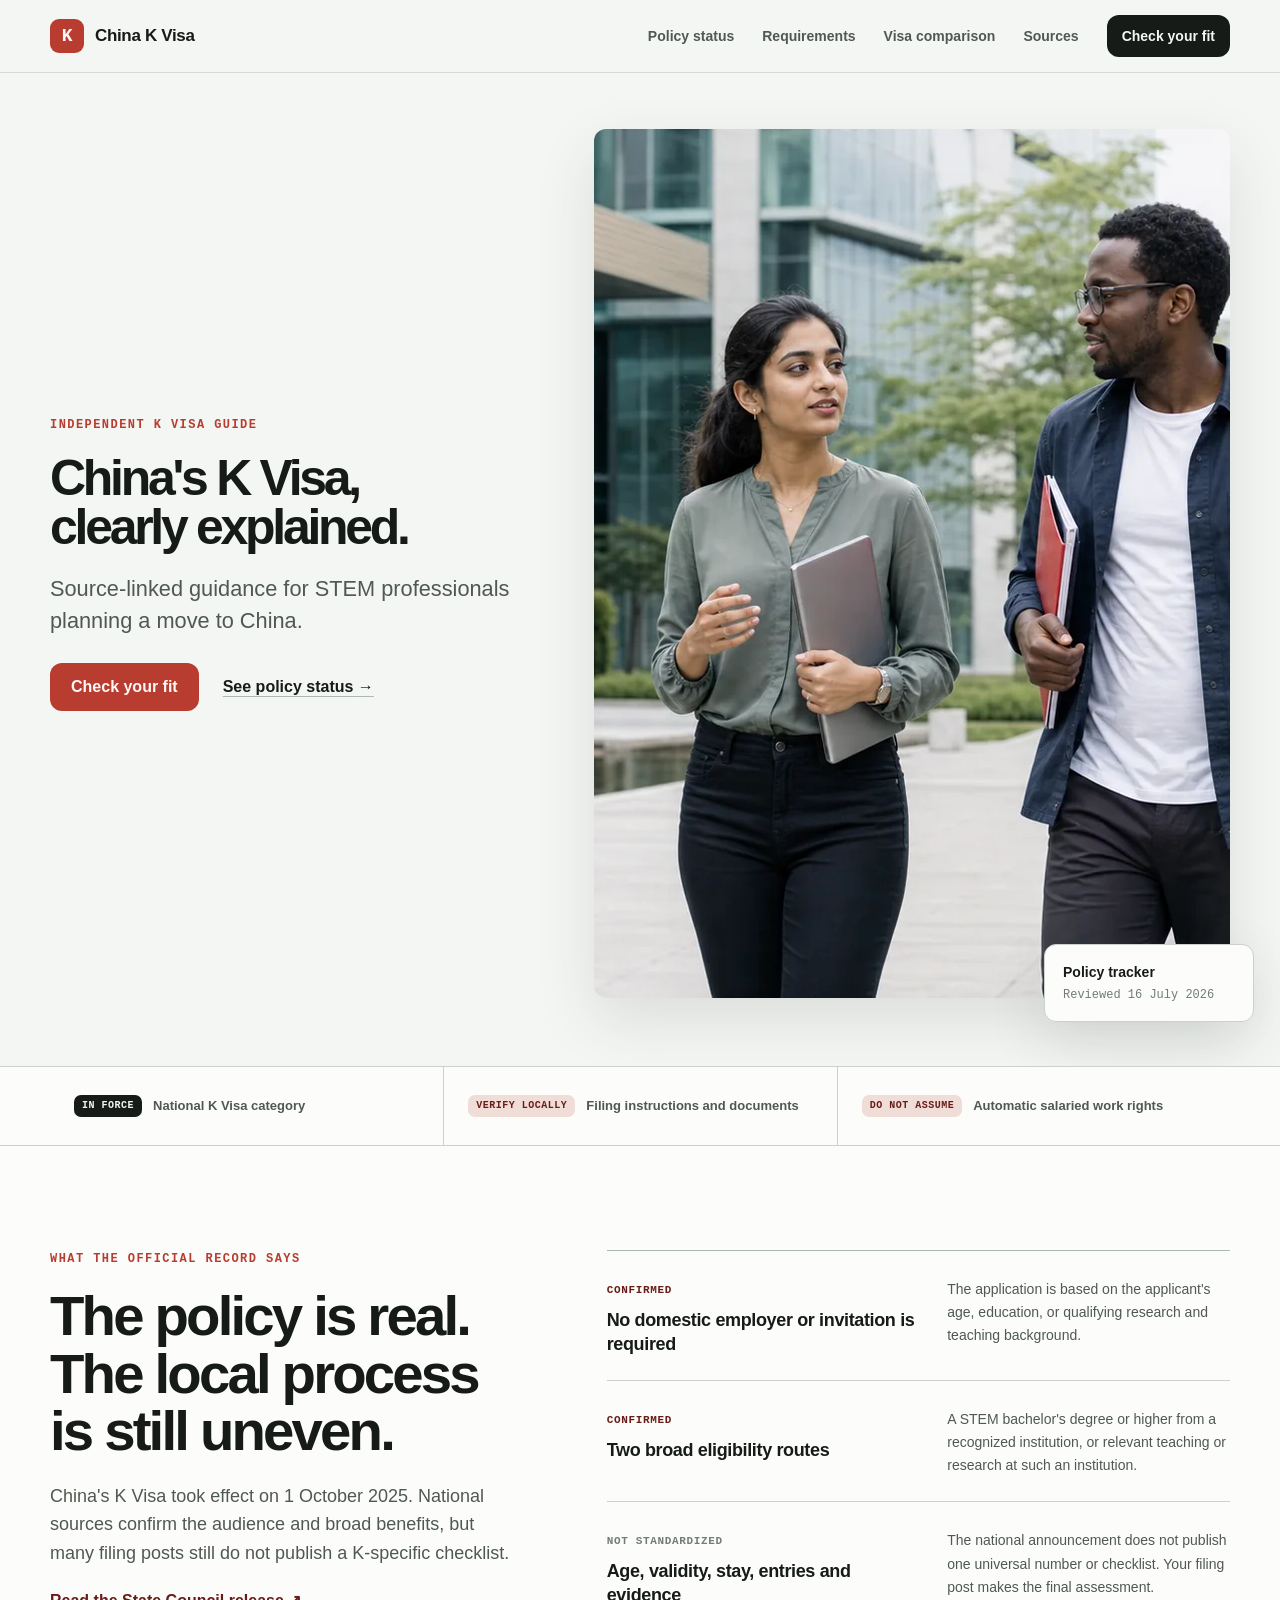
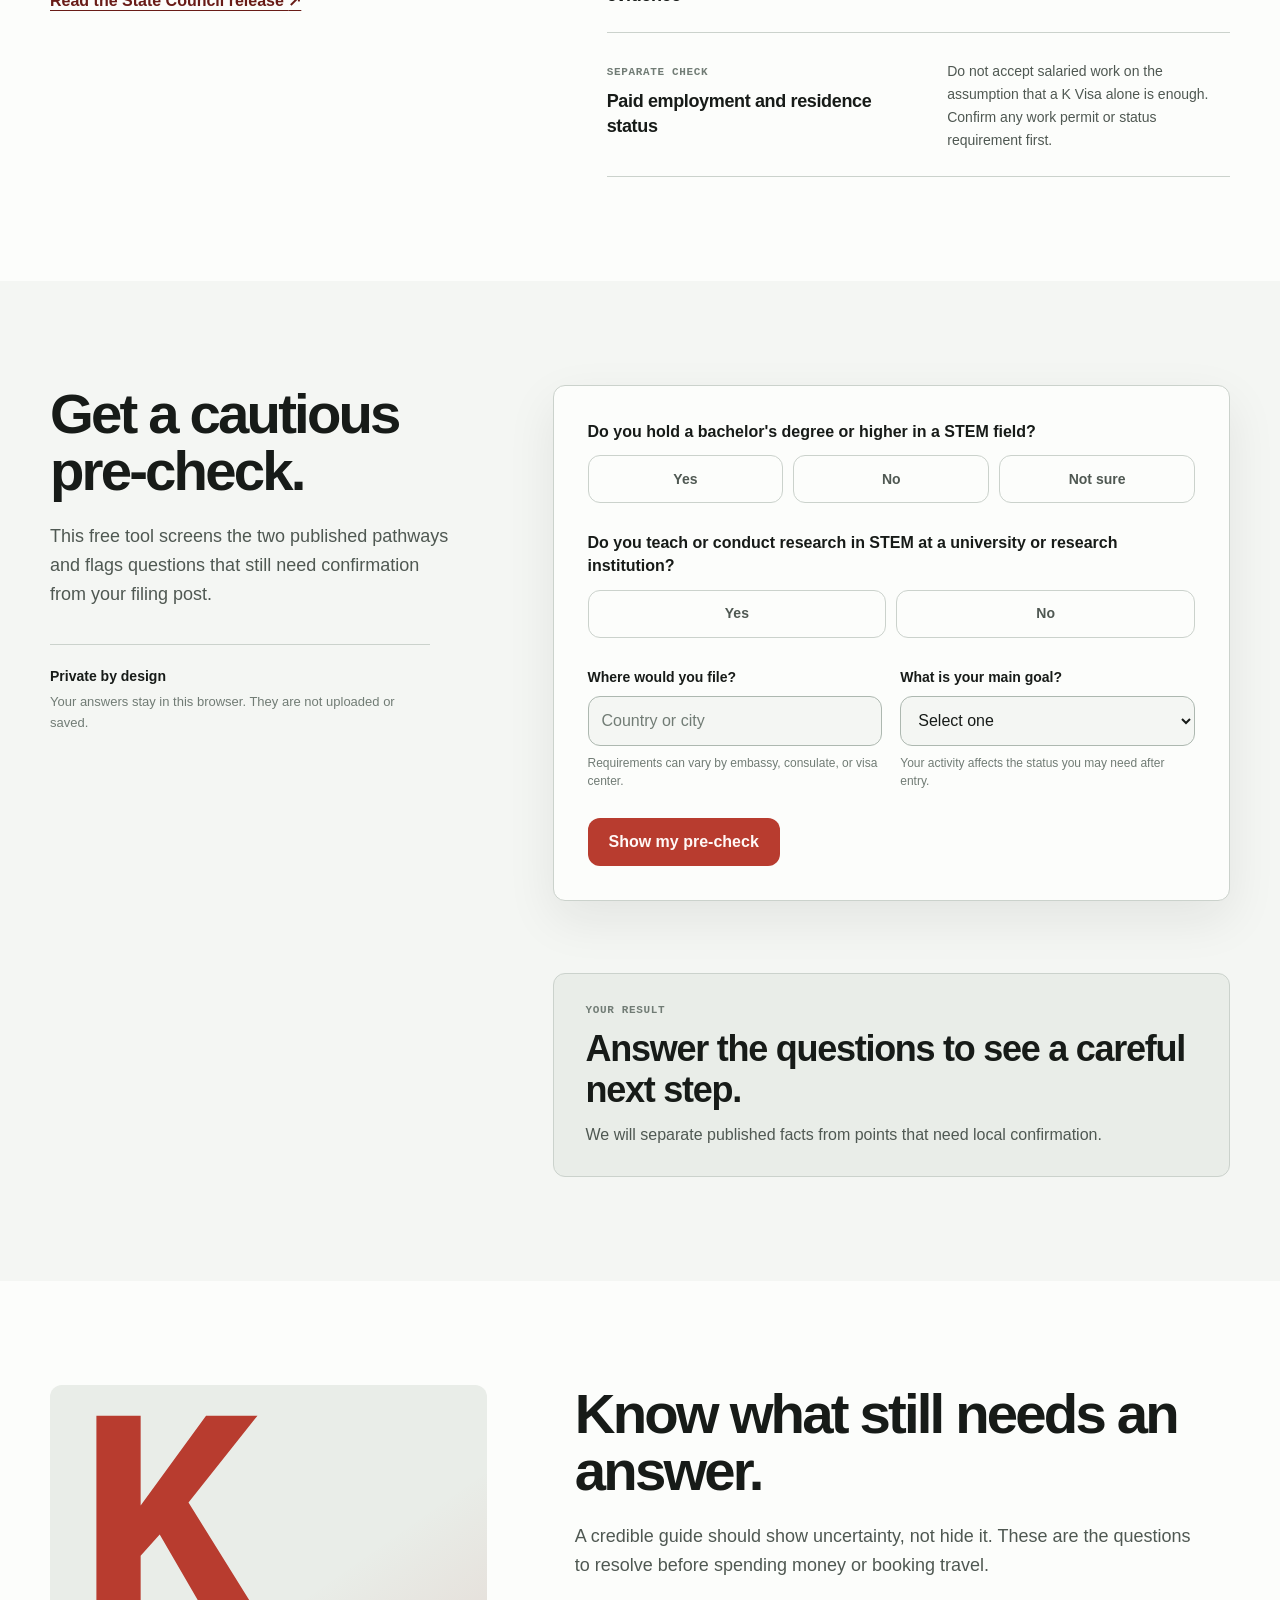
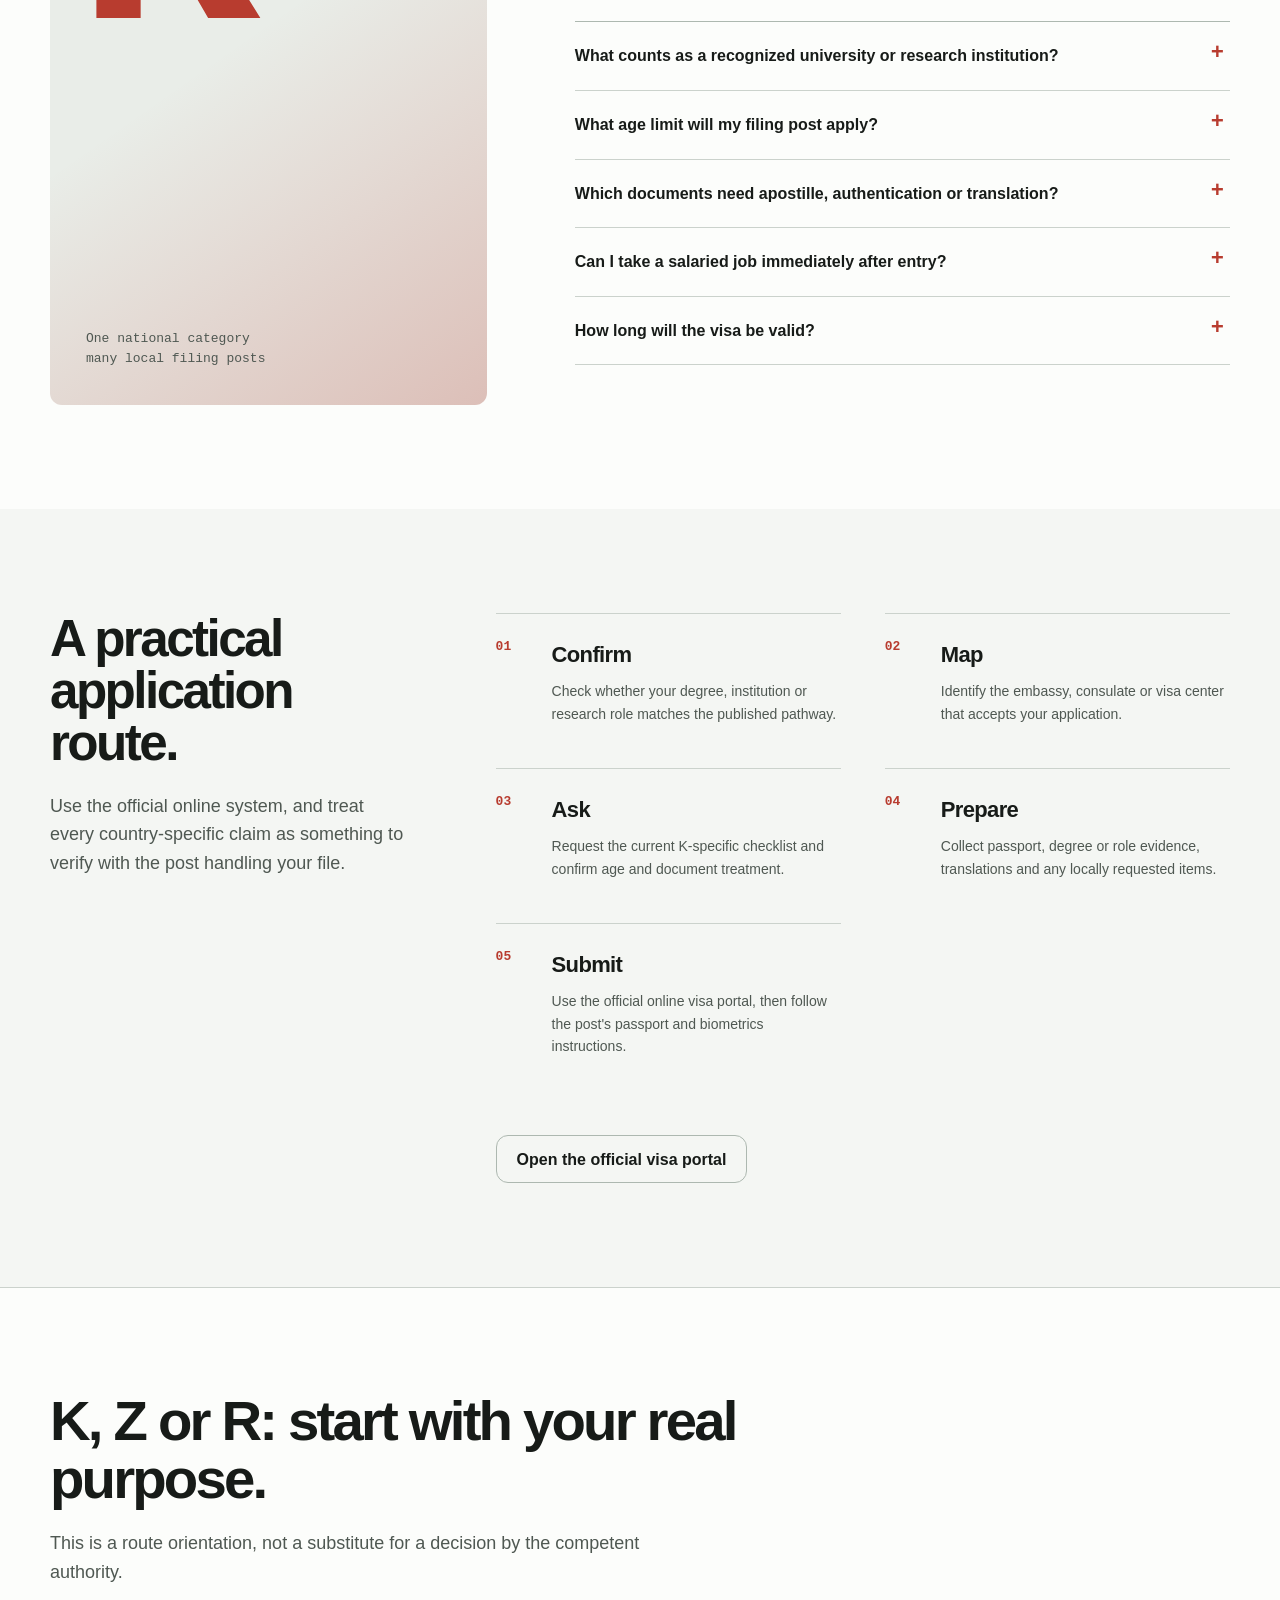
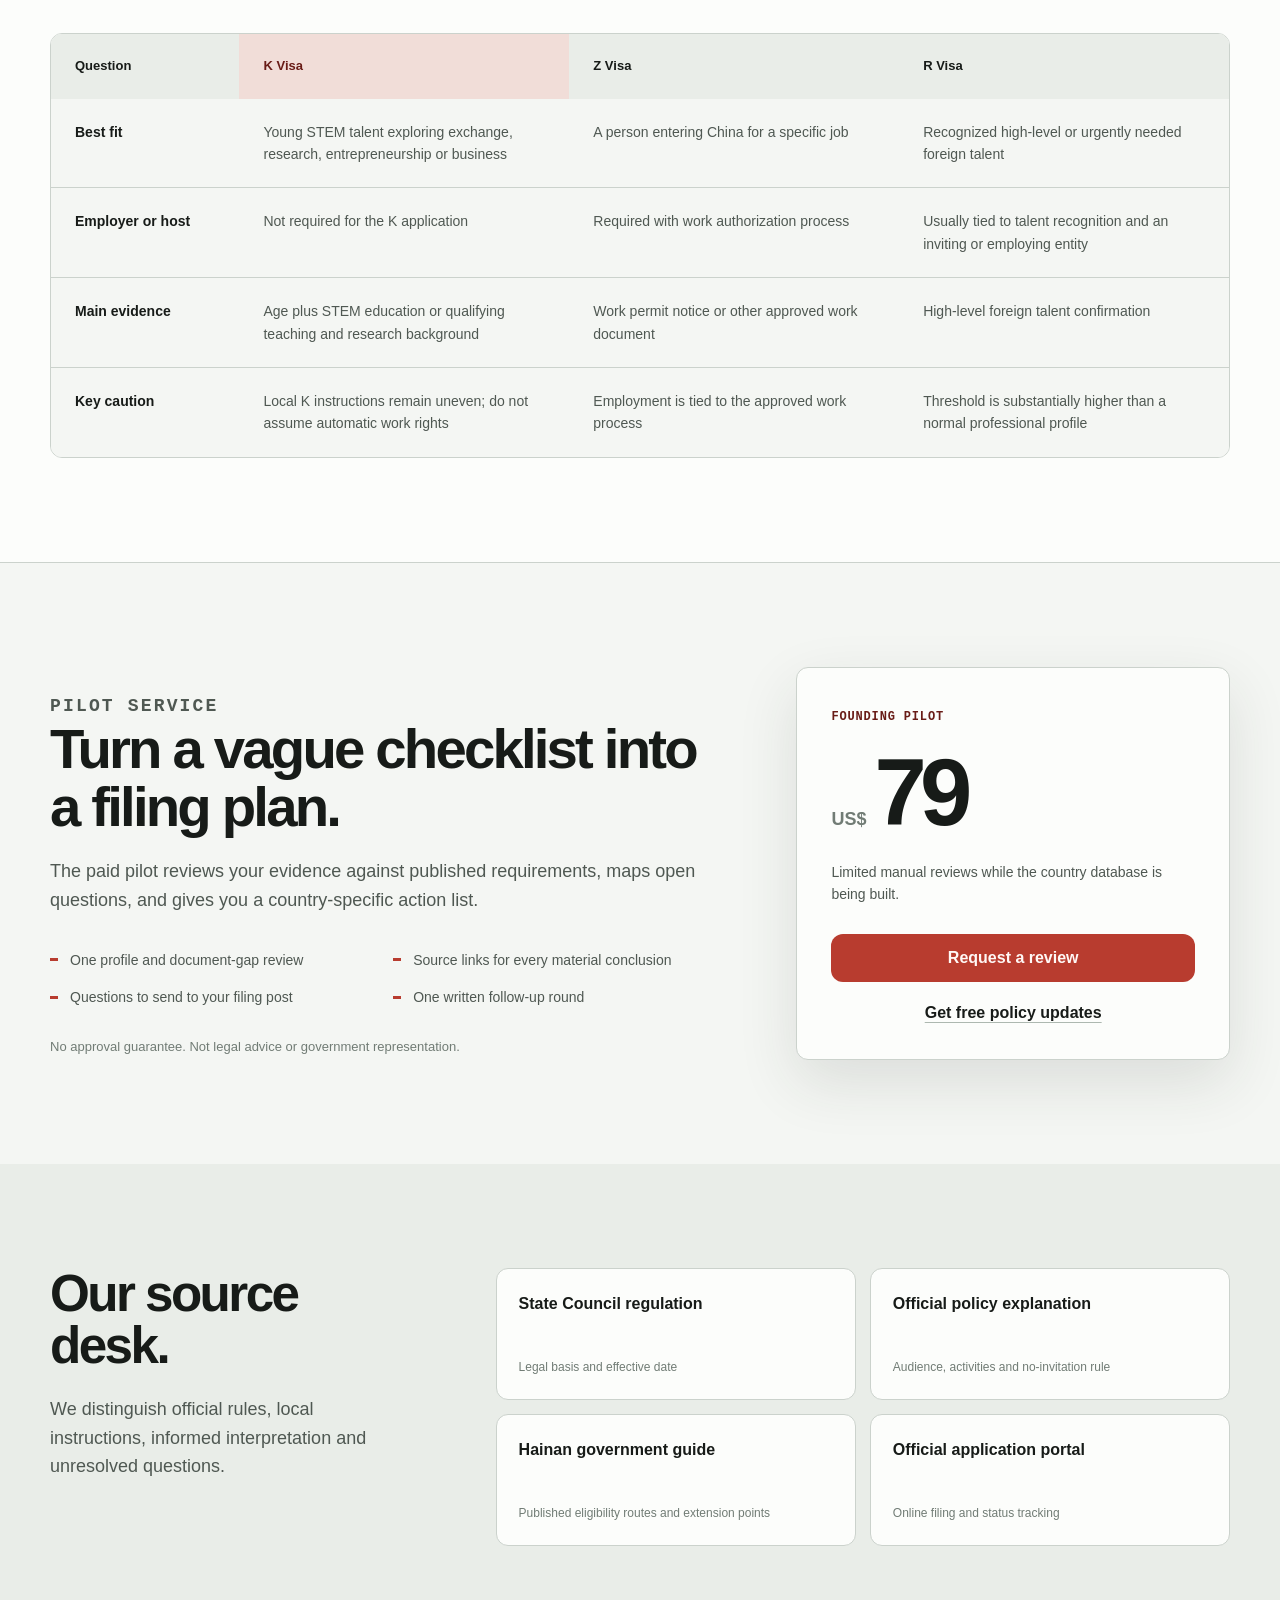
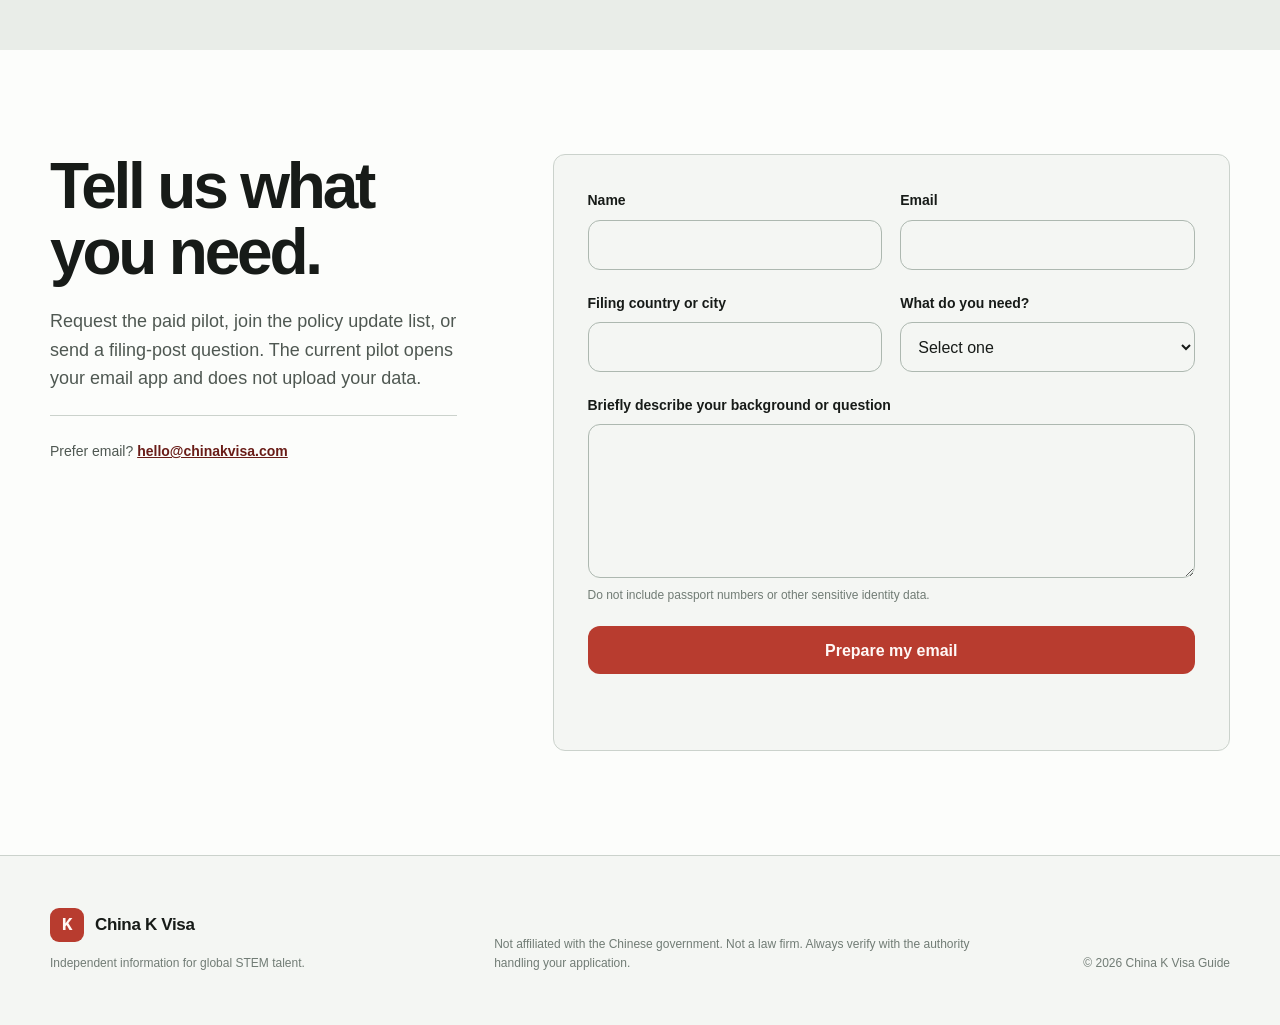
<file: index.html>
<!doctype html>
<html lang="en">
  <head>
    <meta charset="utf-8" />
    <meta name="viewport" content="width=device-width, initial-scale=1" />
    <title>China K Visa Guide | Verified Policy, Eligibility and Next Steps</title>
    <meta
      name="description"
      content="Independent, source-linked guidance for STEM professionals exploring China's K Visa. Check your potential fit, see what is confirmed, and plan your next step."
    />
    <meta name="robots" content="index,follow,max-image-preview:large" />
    <link rel="canonical" href="https://chinakvisa.com/" />
    <link rel="preload" href="images/generated/k-visa-researchers-hero.webp" as="image" type="image/webp" />
    <link rel="stylesheet" href="assets/css/site.css" />

    <meta property="og:type" content="website" />
    <meta property="og:site_name" content="China K Visa Guide" />
    <meta property="og:title" content="China's K Visa, clearly explained" />
    <meta
      property="og:description"
      content="Verified policy, a cautious eligibility pre-check, and practical next steps for STEM professionals."
    />
    <meta property="og:url" content="https://chinakvisa.com/" />
    <meta property="og:image" content="https://chinakvisa.com/images/generated/k-visa-researchers-hero.png" />
    <meta property="og:image:alt" content="Two international STEM professionals walking through a modern research campus" />
    <meta name="twitter:card" content="summary_large_image" />

    <script type="application/ld+json">
      {
        "@context": "https://schema.org",
        "@type": "WebSite",
        "name": "China K Visa Guide",
        "url": "https://chinakvisa.com/",
        "description": "Independent, source-linked guidance for STEM professionals exploring China's K Visa.",
        "inLanguage": "en"
      }
    </script>
  </head>
  <body>
    <a class="skip-link" href="#main-content">Skip to main content</a>

    <header class="site-header" data-header>
      <div class="shell nav-shell">
        <a class="brand" href="#top" aria-label="China K Visa Guide home">
          <span class="brand-mark" aria-hidden="true">K</span>
          <span>China K Visa</span>
        </a>

        <button class="nav-toggle" type="button" aria-expanded="false" aria-controls="primary-nav">
          <span class="nav-toggle-label">Menu</span>
          <span class="nav-toggle-lines" aria-hidden="true"></span>
        </button>

        <nav class="primary-nav" id="primary-nav" aria-label="Primary navigation">
          <a href="#one">Policy status</a>
          <a href="#three">Requirements</a>
          <a href="#four">Visa comparison</a>
          <a href="#sources">Sources</a>
          <a class="nav-cta" href="#three">Check your fit</a>
        </nav>
      </div>
    </header>

    <main id="main-content">
      <section class="hero" id="top">
        <div class="shell hero-grid">
          <div class="hero-copy">
            <p class="eyebrow">Independent K Visa guide</p>
            <h1><span>China's K Visa,</span> <span>clearly explained.</span></h1>
            <p class="hero-summary">
              Source-linked guidance for STEM professionals planning a move to China.
            </p>
            <div class="hero-actions">
              <a class="button button-primary" href="#three">Check your fit</a>
              <a class="text-link" href="#one">See policy status <span aria-hidden="true">→</span></a>
            </div>
          </div>

          <div class="hero-media">
            <picture>
              <source srcset="images/generated/k-visa-researchers-hero.webp" type="image/webp" />
              <img
                src="images/generated/k-visa-researchers-hero.png"
                alt="Two international STEM professionals walking through a modern research campus"
                width="1800"
                height="869"
                fetchpriority="high"
              />
            </picture>
            <div class="hero-media-note">
              <strong>Policy tracker</strong>
              <span>Reviewed 16 July 2026</span>
            </div>
          </div>
        </div>
      </section>

      <section class="status-strip" aria-label="Current policy status">
        <div class="shell status-grid">
          <p><span class="status-label status-confirmed">In force</span> National K Visa category</p>
          <p><span class="status-label status-watch">Verify locally</span> Filing instructions and documents</p>
          <p><span class="status-label status-caution">Do not assume</span> Automatic salaried work rights</p>
        </div>
      </section>

      <section class="section policy-section" id="one">
        <div class="shell policy-layout">
          <div class="section-heading policy-heading">
            <p class="eyebrow">What the official record says</p>
            <h2>The policy is real. The local process is still uneven.</h2>
            <p>
              China's K Visa took effect on 1 October 2025. National sources confirm the audience and broad benefits,
              but many filing posts still do not publish a K-specific checklist.
            </p>
            <a
              class="source-link"
              href="https://english.www.gov.cn/policies/latestreleases/202508/14/content_WS689dd0d3c6d0868f4e8f4d1e.html"
              target="_blank"
              rel="noopener noreferrer"
            >
              Read the State Council release <span aria-hidden="true">↗</span>
            </a>
          </div>

          <div class="fact-ledger" aria-label="K Visa fact ledger">
            <article class="fact-row">
              <div>
                <span class="fact-state">Confirmed</span>
                <h3>No domestic employer or invitation is required</h3>
              </div>
              <p>The application is based on the applicant's age, education, or qualifying research and teaching background.</p>
            </article>
            <article class="fact-row">
              <div>
                <span class="fact-state">Confirmed</span>
                <h3>Two broad eligibility routes</h3>
              </div>
              <p>A STEM bachelor's degree or higher from a recognized institution, or relevant teaching or research at such an institution.</p>
            </article>
            <article class="fact-row">
              <div>
                <span class="fact-state fact-state-open">Not standardized</span>
                <h3>Age, validity, stay, entries and evidence</h3>
              </div>
              <p>The national announcement does not publish one universal number or checklist. Your filing post makes the final assessment.</p>
            </article>
            <article class="fact-row">
              <div>
                <span class="fact-state fact-state-open">Separate check</span>
                <h3>Paid employment and residence status</h3>
              </div>
              <p>Do not accept salaried work on the assumption that a K Visa alone is enough. Confirm any work permit or status requirement first.</p>
            </article>
          </div>
        </div>
      </section>

      <section class="section checker-section" id="three">
        <div class="shell checker-layout">
          <div class="checker-intro">
            <h2>Get a cautious pre-check.</h2>
            <p>
              This free tool screens the two published pathways and flags questions that still need confirmation from your filing post.
            </p>
            <div class="checker-guardrail">
              <strong>Private by design</strong>
              <p>Your answers stay in this browser. They are not uploaded or saved.</p>
            </div>
          </div>

          <form class="eligibility-form" id="eligibility-form" novalidate>
            <fieldset>
              <legend>Do you hold a bachelor's degree or higher in a STEM field?</legend>
              <div class="choice-grid">
                <label class="choice">
                  <input type="radio" name="stem_degree" value="yes" required />
                  <span>Yes</span>
                </label>
                <label class="choice">
                  <input type="radio" name="stem_degree" value="no" />
                  <span>No</span>
                </label>
                <label class="choice">
                  <input type="radio" name="stem_degree" value="unsure" />
                  <span>Not sure</span>
                </label>
              </div>
            </fieldset>

            <fieldset>
              <legend>Do you teach or conduct research in STEM at a university or research institution?</legend>
              <div class="choice-grid choice-grid-two">
                <label class="choice">
                  <input type="radio" name="research_role" value="yes" required />
                  <span>Yes</span>
                </label>
                <label class="choice">
                  <input type="radio" name="research_role" value="no" />
                  <span>No</span>
                </label>
              </div>
            </fieldset>

            <div class="field-grid">
              <div class="field">
                <label for="filing-country">Where would you file?</label>
                <input id="filing-country" name="filing_country" type="text" autocomplete="country-name" placeholder="Country or city" required />
                <span class="field-help">Requirements can vary by embassy, consulate, or visa center.</span>
              </div>
              <div class="field">
                <label for="china-goal">What is your main goal?</label>
                <select id="china-goal" name="china_goal" required>
                  <option value="">Select one</option>
                  <option value="exchange">Research, education or exchange</option>
                  <option value="business">Entrepreneurship or business</option>
                  <option value="employment">Salaried employment</option>
                  <option value="explore">Explore options first</option>
                </select>
                <span class="field-help">Your activity affects the status you may need after entry.</span>
              </div>
            </div>

            <p class="form-error" id="eligibility-error" role="alert" hidden>Please answer every question before checking.</p>
            <button class="button button-primary" type="submit">Show my pre-check</button>
          </form>

          <div class="checker-result" id="eligibility-result" aria-live="polite">
            <p class="result-kicker">Your result</p>
            <h3>Answer the questions to see a careful next step.</h3>
            <p>We will separate published facts from points that need local confirmation.</p>
          </div>
        </div>
      </section>

      <section class="section open-questions-section">
        <div class="shell questions-layout">
          <div class="questions-visual" aria-hidden="true">
            <span class="big-k">K</span>
            <span class="visual-caption">One national category<br />many local filing posts</span>
          </div>
          <div class="questions-content">
            <h2>Know what still needs an answer.</h2>
            <p>
              A credible guide should show uncertainty, not hide it. These are the questions to resolve before spending money or booking travel.
            </p>
            <div class="question-list">
              <details>
                <summary>What counts as a recognized university or research institution?</summary>
                <p>No public universal list is linked in the national announcement. Prepare rankings, accreditation, and institution evidence, then confirm locally.</p>
              </details>
              <details>
                <summary>What age limit will my filing post apply?</summary>
                <p>The official national explanation refers to an age requirement but does not state one public universal number on the cited page.</p>
              </details>
              <details>
                <summary>Which documents need apostille, authentication or translation?</summary>
                <p>Document treatment depends on where the document was issued and where you file. Do not rely on a checklist written for another country.</p>
              </details>
              <details>
                <summary>Can I take a salaried job immediately after entry?</summary>
                <p>Treat employment as a separate compliance question. Ask the employer and local authorities whether a work permit or status change is required.</p>
              </details>
              <details>
                <summary>How long will the visa be valid?</summary>
                <p>The policy promises more convenience in entries, validity and stay, but the actual visa issued depends on the authorities and the individual case.</p>
              </details>
            </div>
          </div>
        </div>
      </section>

      <section class="section route-section">
        <div class="shell route-layout">
          <div class="section-heading">
            <h2>A practical application route.</h2>
            <p>Use the official online system, and treat every country-specific claim as something to verify with the post handling your file.</p>
          </div>
          <ol class="route-list">
            <li>
              <strong>Confirm</strong>
              <span>Check whether your degree, institution or research role matches the published pathway.</span>
            </li>
            <li>
              <strong>Map</strong>
              <span>Identify the embassy, consulate or visa center that accepts your application.</span>
            </li>
            <li>
              <strong>Ask</strong>
              <span>Request the current K-specific checklist and confirm age and document treatment.</span>
            </li>
            <li>
              <strong>Prepare</strong>
              <span>Collect passport, degree or role evidence, translations and any locally requested items.</span>
            </li>
            <li>
              <strong>Submit</strong>
              <span>Use the official online visa portal, then follow the post's passport and biometrics instructions.</span>
            </li>
          </ol>
          <a
            class="button button-secondary"
            href="https://consular.mfa.gov.cn/VISA/"
            target="_blank"
            rel="noopener noreferrer"
          >Open the official visa portal</a>
        </div>
      </section>

      <section class="section comparison-section" id="four">
        <div class="shell">
          <div class="section-heading comparison-heading">
            <h2>K, Z or R: start with your real purpose.</h2>
            <p>This is a route orientation, not a substitute for a decision by the competent authority.</p>
          </div>
          <div class="comparison-table-wrap" tabindex="0" aria-label="Scrollable visa comparison table">
            <table class="comparison-table">
              <thead>
                <tr>
                  <th scope="col">Question</th>
                  <th scope="col">K Visa</th>
                  <th scope="col">Z Visa</th>
                  <th scope="col">R Visa</th>
                </tr>
              </thead>
              <tbody>
                <tr>
                  <th scope="row">Best fit</th>
                  <td>Young STEM talent exploring exchange, research, entrepreneurship or business</td>
                  <td>A person entering China for a specific job</td>
                  <td>Recognized high-level or urgently needed foreign talent</td>
                </tr>
                <tr>
                  <th scope="row">Employer or host</th>
                  <td>Not required for the K application</td>
                  <td>Required with work authorization process</td>
                  <td>Usually tied to talent recognition and an inviting or employing entity</td>
                </tr>
                <tr>
                  <th scope="row">Main evidence</th>
                  <td>Age plus STEM education or qualifying teaching and research background</td>
                  <td>Work permit notice or other approved work document</td>
                  <td>High-level foreign talent confirmation</td>
                </tr>
                <tr>
                  <th scope="row">Key caution</th>
                  <td>Local K instructions remain uneven; do not assume automatic work rights</td>
                  <td>Employment is tied to the approved work process</td>
                  <td>Threshold is substantially higher than a normal professional profile</td>
                </tr>
              </tbody>
            </table>
          </div>
        </div>
      </section>

      <section class="section offer-section" id="services">
        <div class="shell offer-layout">
          <div class="offer-copy">
            <p class="eyebrow">Pilot service</p>
            <h2>Turn a vague checklist into a filing plan.</h2>
            <p>
              The paid pilot reviews your evidence against published requirements, maps open questions, and gives you a country-specific action list.
            </p>
            <ul class="offer-list">
              <li>One profile and document-gap review</li>
              <li>Source links for every material conclusion</li>
              <li>Questions to send to your filing post</li>
              <li>One written follow-up round</li>
            </ul>
            <p class="offer-disclaimer">No approval guarantee. Not legal advice or government representation.</p>
          </div>

          <div class="price-panel">
            <span class="price-label">Founding pilot</span>
            <div class="price"><span>US$</span>79</div>
            <p>Limited manual reviews while the country database is being built.</p>
            <a class="button button-primary button-block" href="#contact" data-select-service="dossier-review">Request a review</a>
            <a class="text-link centered-link" href="#contact" data-select-service="policy-updates">Get free policy updates</a>
          </div>
        </div>
      </section>

      <section class="section source-section" id="sources">
        <div class="shell source-layout">
          <div class="source-heading">
            <h2>Our source desk.</h2>
            <p>We distinguish official rules, local instructions, informed interpretation and unresolved questions.</p>
          </div>
          <div class="source-list">
            <a href="https://www.gov.cn/zhengce/content/202508/content_7036507.htm" target="_blank" rel="noopener noreferrer">
              <span>State Council regulation</span>
              <small>Legal basis and effective date</small>
            </a>
            <a href="https://english.www.gov.cn/policies/latestreleases/202508/14/content_WS689dd0d3c6d0868f4e8f4d1e.html" target="_blank" rel="noopener noreferrer">
              <span>Official policy explanation</span>
              <small>Audience, activities and no-invitation rule</small>
            </a>
            <a href="https://en.hainan.gov.cn/englishsite/Visa/202510/f9c22fe64c204dd1ae292b3828c0ae52.shtml" target="_blank" rel="noopener noreferrer">
              <span>Hainan government guide</span>
              <small>Published eligibility routes and extension points</small>
            </a>
            <a href="https://consular.mfa.gov.cn/VISA/" target="_blank" rel="noopener noreferrer">
              <span>Official application portal</span>
              <small>Online filing and status tracking</small>
            </a>
          </div>
        </div>
      </section>

      <section class="section contact-section" id="contact">
        <div class="shell contact-layout">
          <div class="contact-copy">
            <h2>Tell us what you need.</h2>
            <p>
              Request the paid pilot, join the policy update list, or send a filing-post question. The current pilot opens your email app and does not upload your data.
            </p>
            <p class="contact-direct">Prefer email? <a href="mailto:hello@chinakvisa.com">hello@chinakvisa.com</a></p>
          </div>

          <form class="contact-form" id="contact-form">
            <div class="field-grid">
              <div class="field">
                <label for="contact-name">Name</label>
                <input id="contact-name" name="name" type="text" autocomplete="name" required />
              </div>
              <div class="field">
                <label for="contact-email">Email</label>
                <input id="contact-email" name="email" type="email" autocomplete="email" required />
              </div>
            </div>
            <div class="field-grid">
              <div class="field">
                <label for="contact-country">Filing country or city</label>
                <input id="contact-country" name="country" type="text" autocomplete="country-name" required />
              </div>
              <div class="field">
                <label for="contact-service">What do you need?</label>
                <select id="contact-service" name="service" required>
                  <option value="">Select one</option>
                  <option value="dossier-review">US$79 dossier review pilot</option>
                  <option value="policy-updates">Free policy updates</option>
                  <option value="filing-question">A filing-post question</option>
                  <option value="partner">Professional partnership</option>
                </select>
              </div>
            </div>
            <div class="field">
              <label for="contact-message">Briefly describe your background or question</label>
              <textarea id="contact-message" name="message" rows="5" required></textarea>
              <span class="field-help">Do not include passport numbers or other sensitive identity data.</span>
            </div>
            <p class="form-error" id="contact-error" role="alert" hidden>Please complete every field with a valid email address.</p>
            <button class="button button-primary" type="submit">Prepare my email</button>
            <p class="form-status" id="contact-status" aria-live="polite"></p>
          </form>
        </div>
      </section>
    </main>

    <footer class="site-footer" id="footer">
      <div class="shell footer-grid">
        <div>
          <a class="brand footer-brand" href="#top">
            <span class="brand-mark" aria-hidden="true">K</span>
            <span>China K Visa</span>
          </a>
          <p>Independent information for global STEM talent.</p>
        </div>
        <div class="footer-note">
          <p>Not affiliated with the Chinese government. Not a law firm. Always verify with the authority handling your application.</p>
          <p>© 2026 China K Visa Guide</p>
        </div>
      </div>
    </footer>

    <script src="assets/js/site.js" defer></script>
  </body>
</html>
</file>
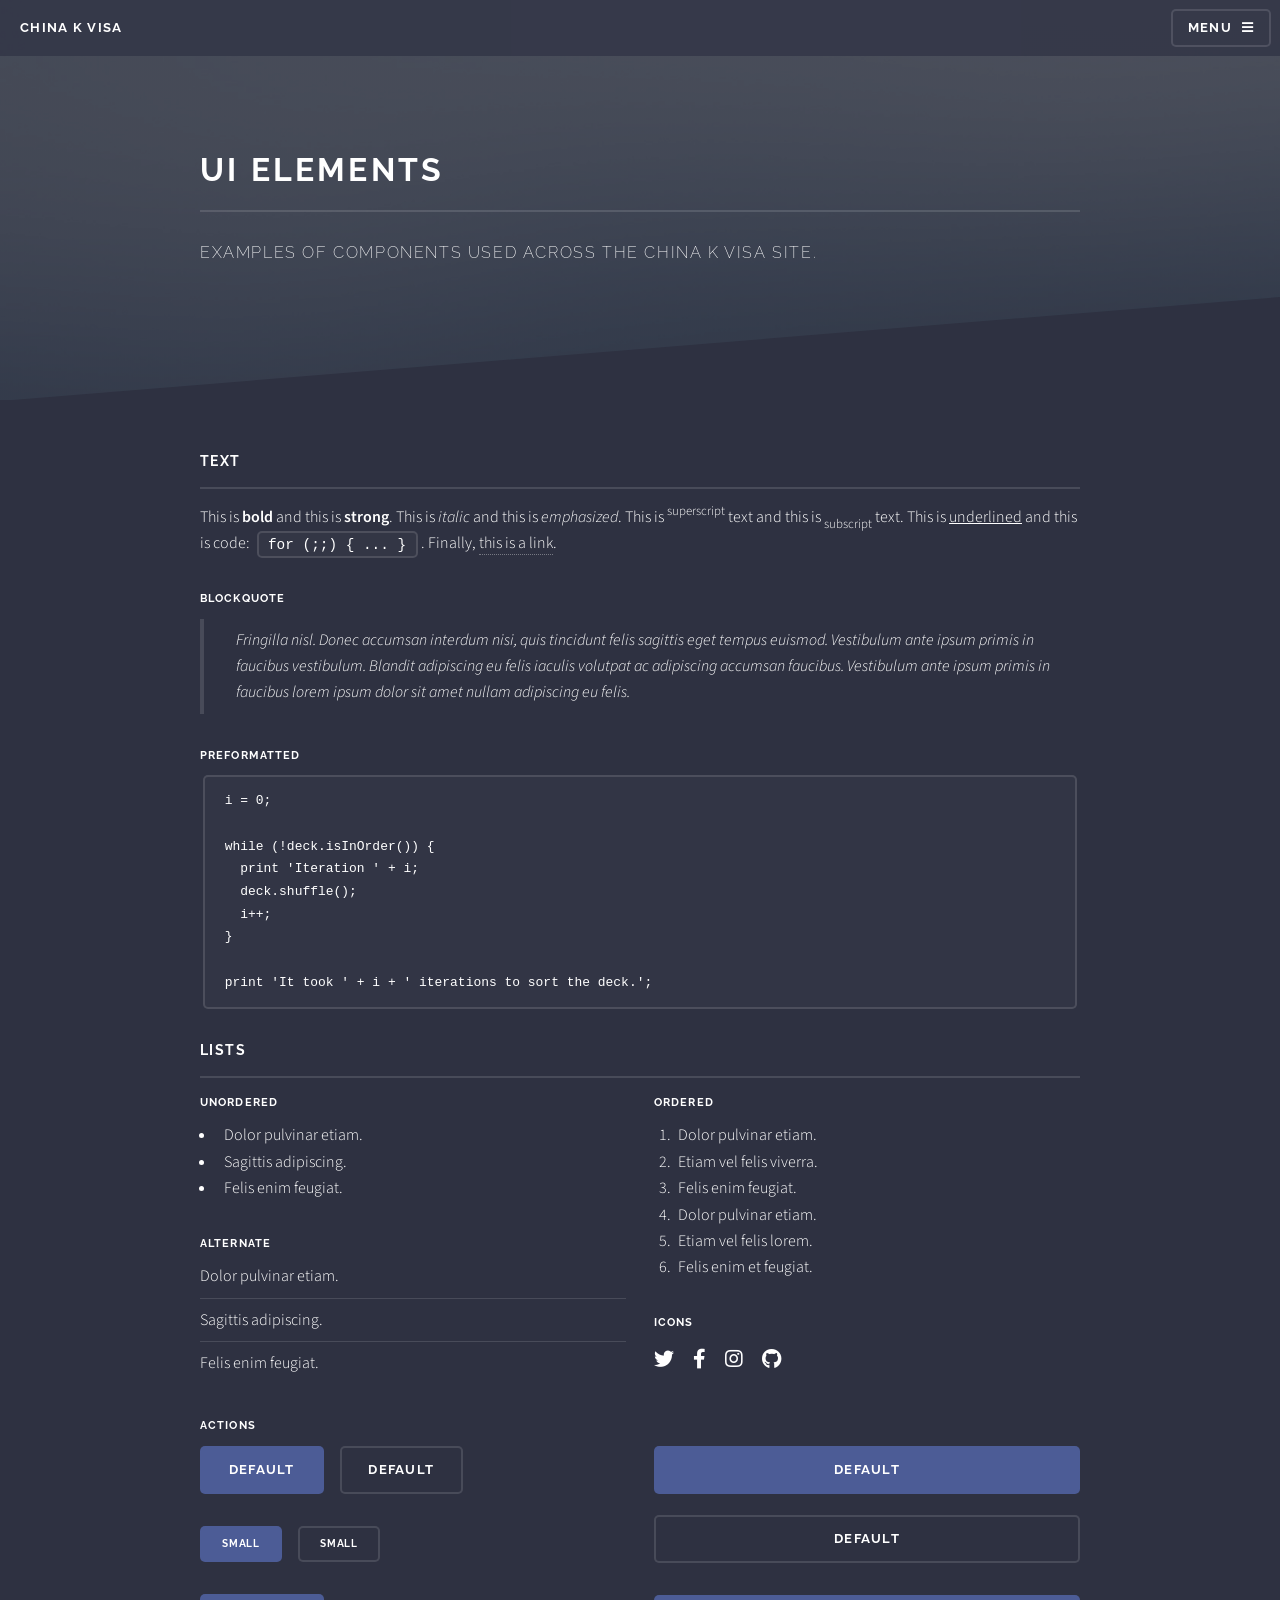
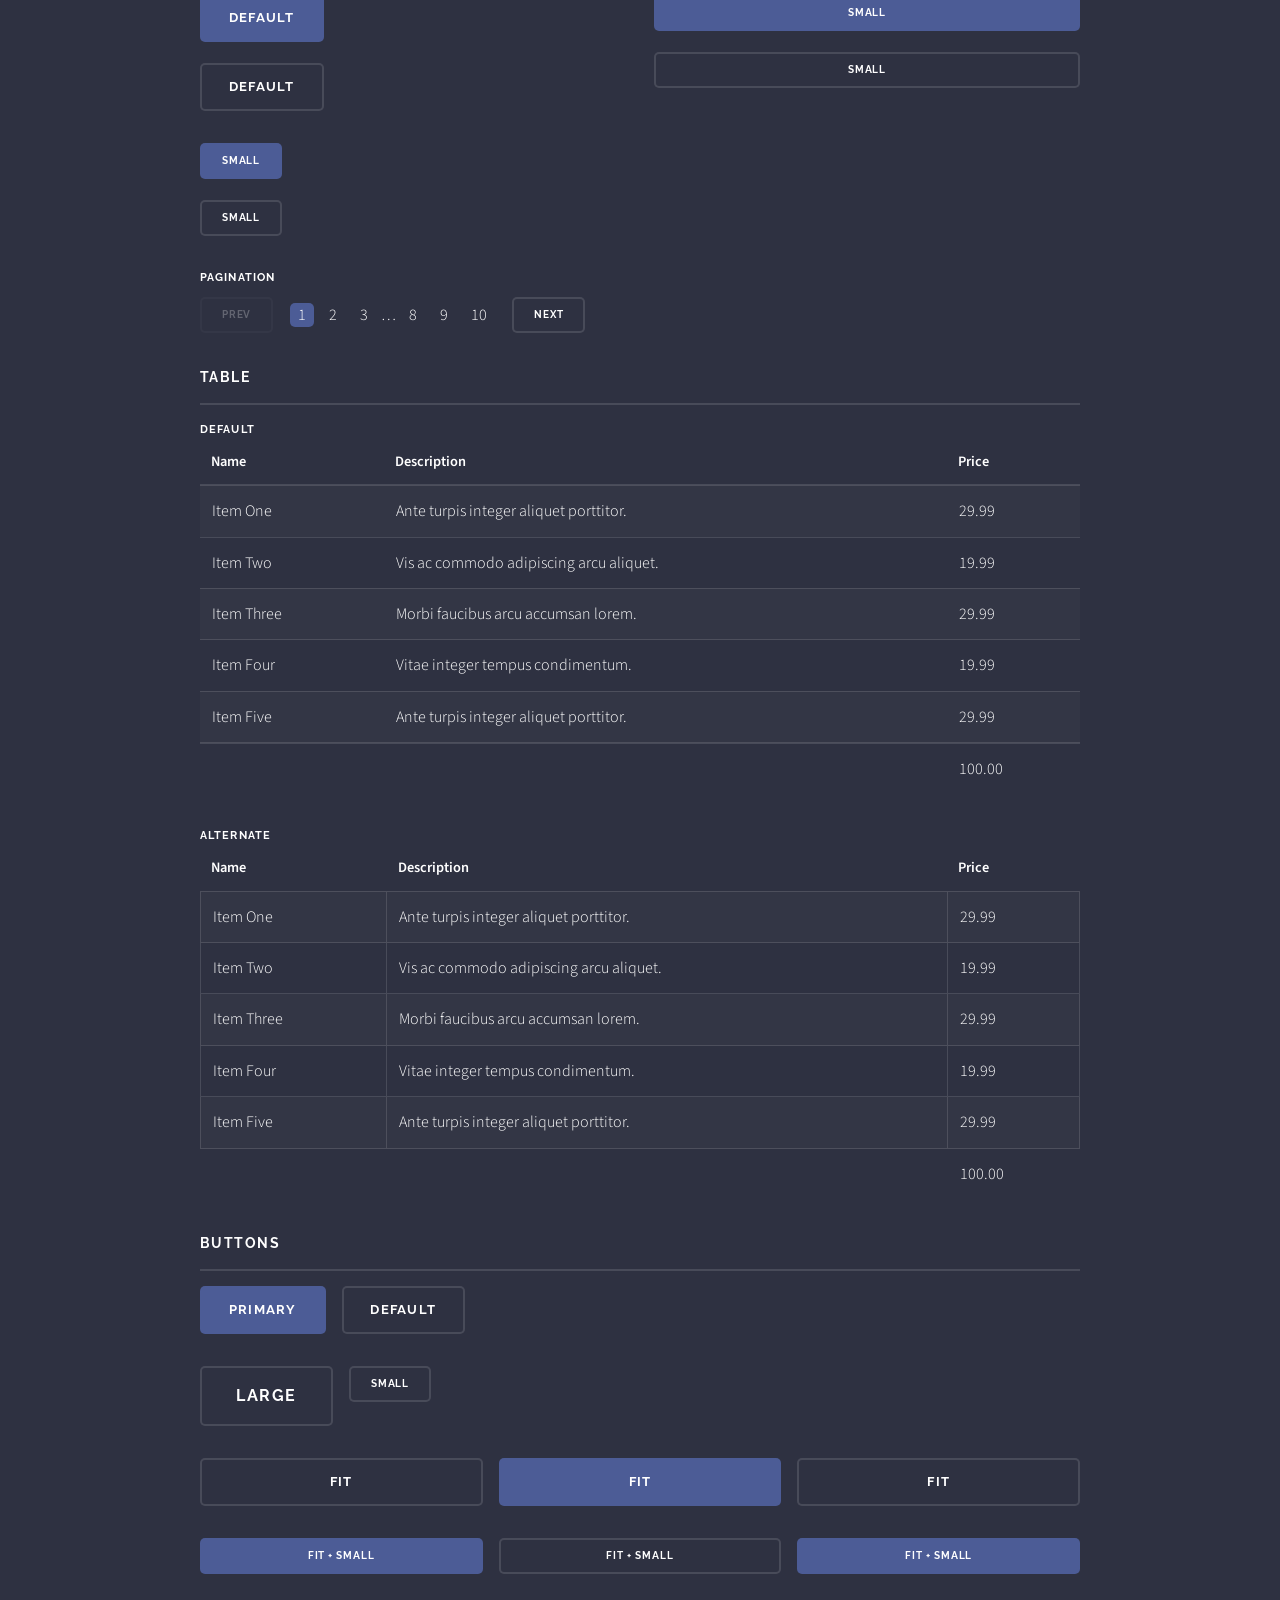
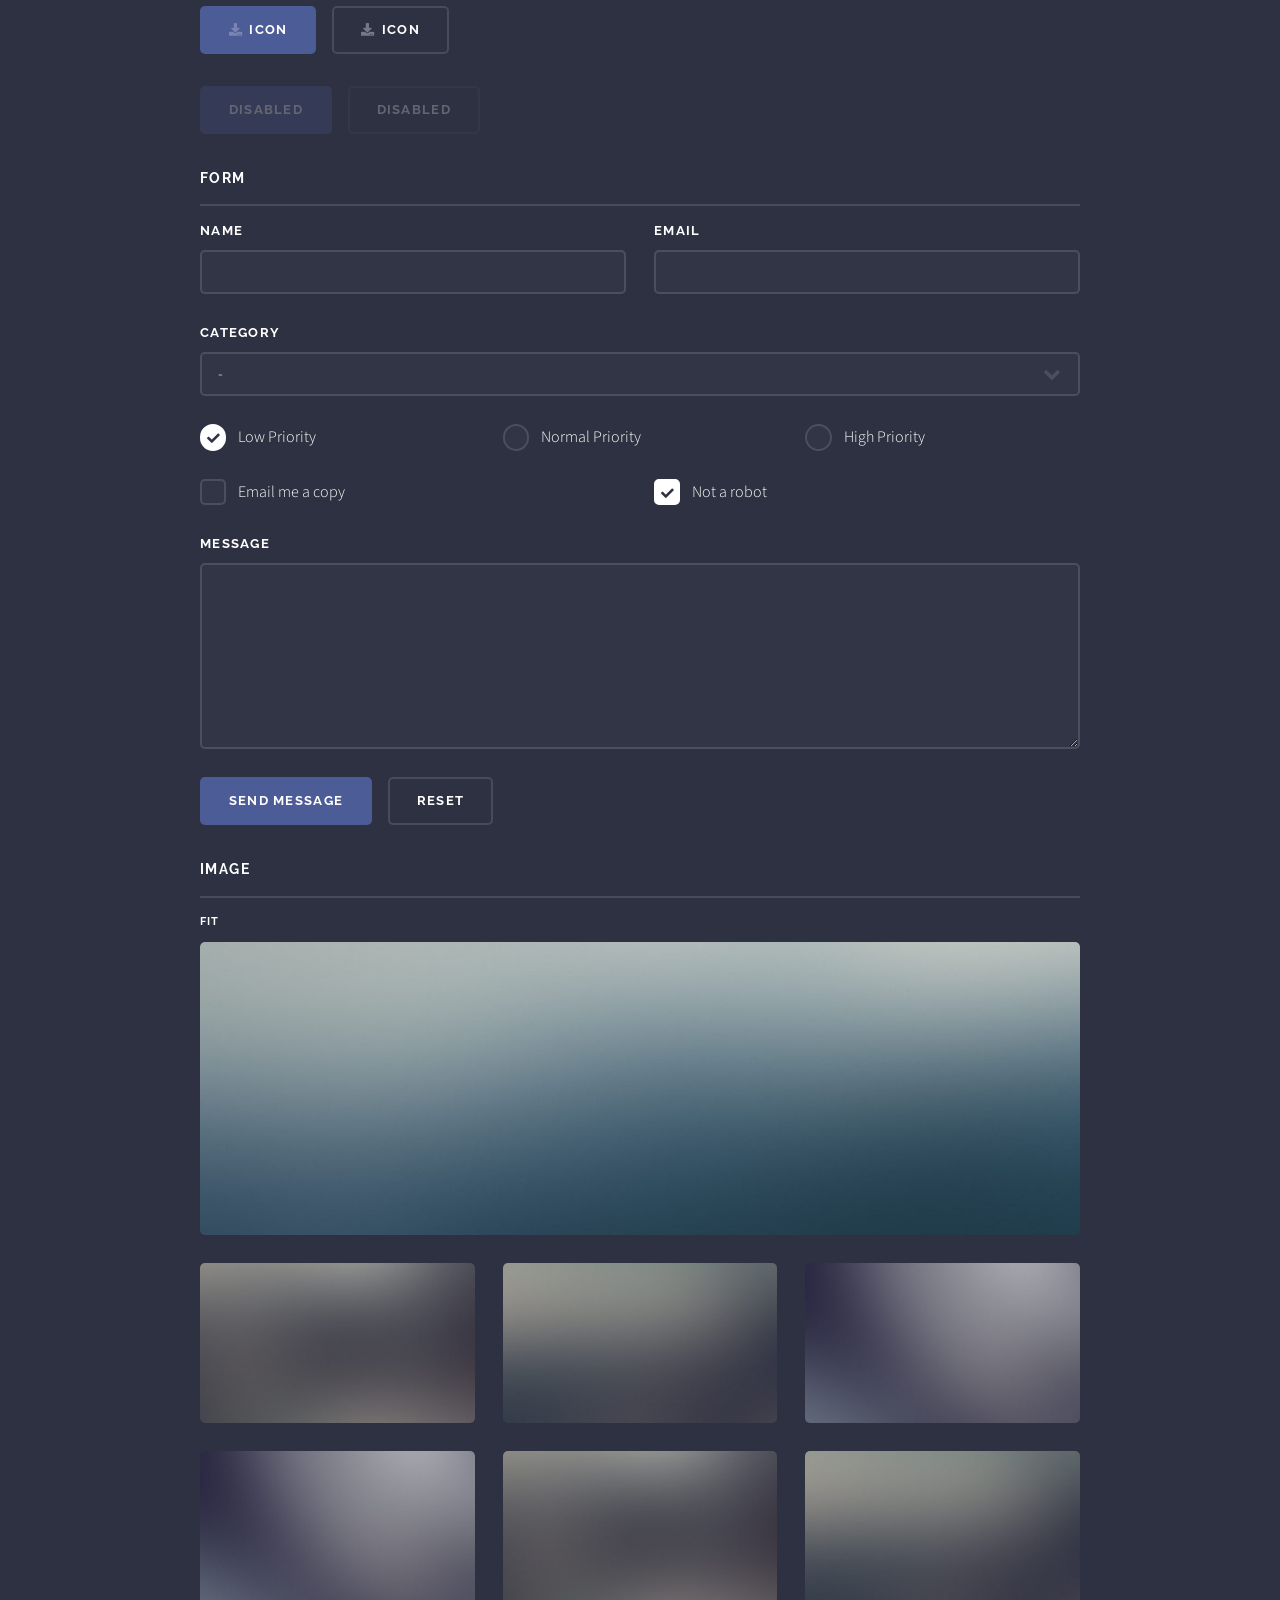
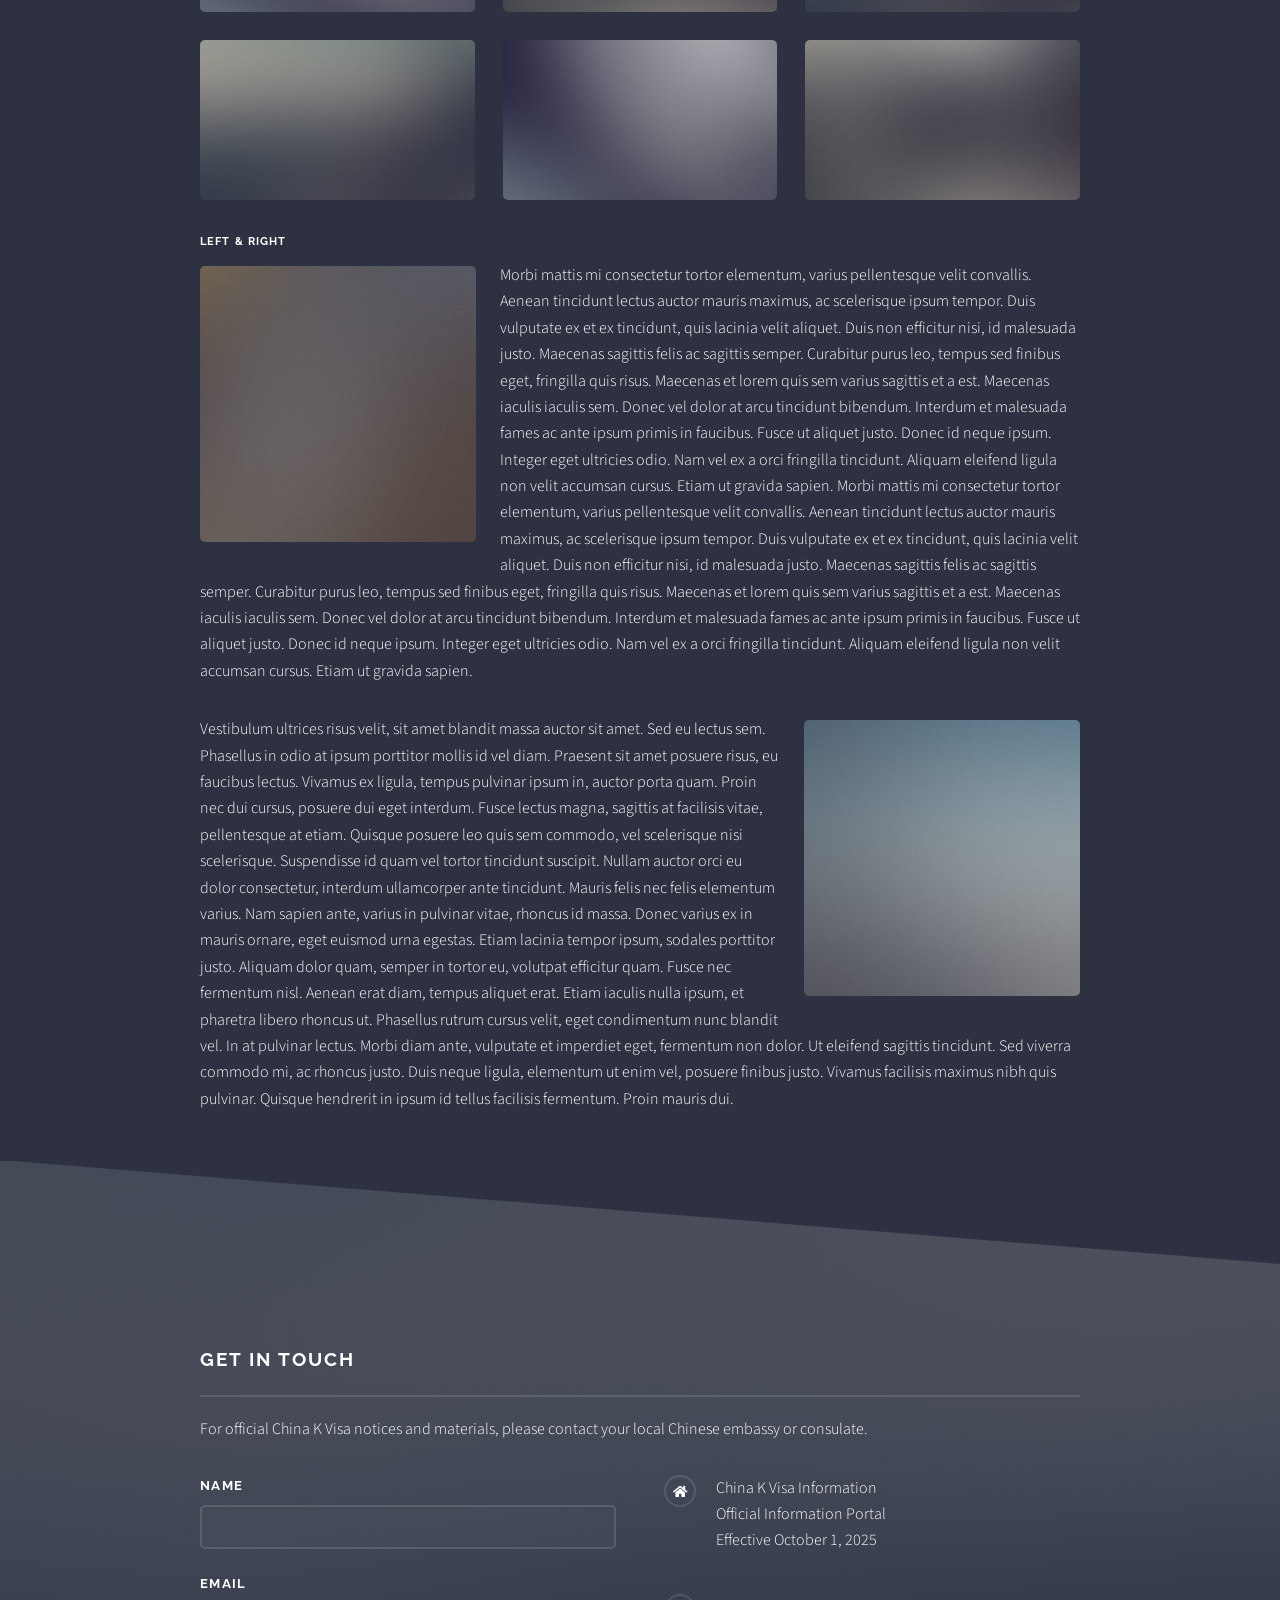
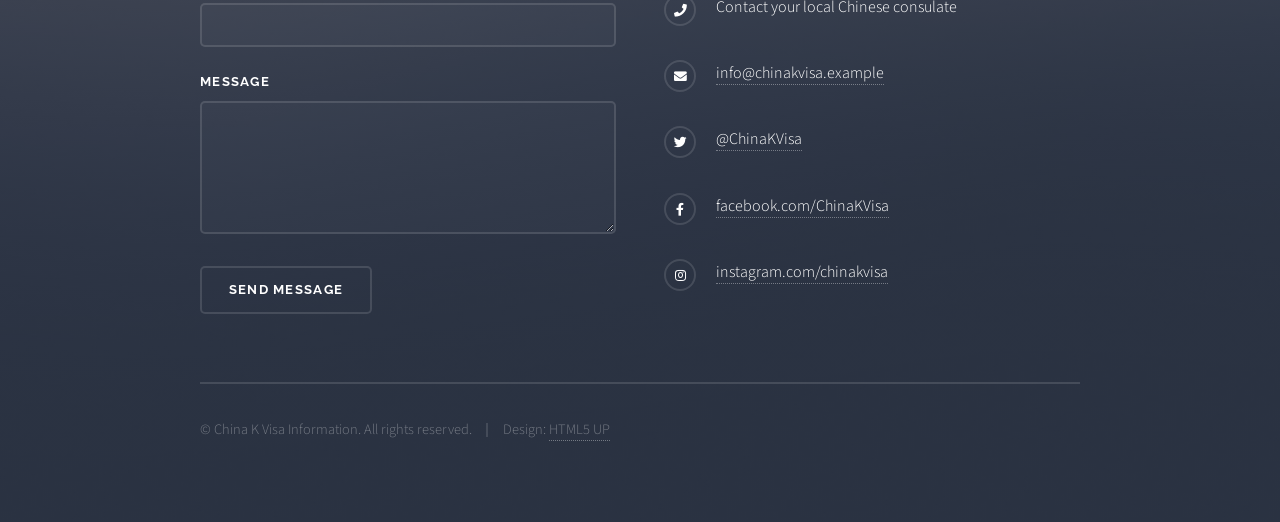
<file: elements.html>
<!DOCTYPE HTML>
<!--
	Solid State by HTML5 UP
	html5up.net | @ajlkn
	Free for personal and commercial use under the CCA 3.0 license (html5up.net/license)
-->
<html>
	<head>
		<title>China K Visa - Elements & Examples</title>
		<meta charset="utf-8" />
		<meta name="viewport" content="width=device-width, initial-scale=1, user-scalable=no" />
		<link rel="stylesheet" href="assets/css/main.css" />
		<noscript><link rel="stylesheet" href="assets/css/noscript.css" /></noscript>
	</head>
	<body class="is-preload">

		<!-- Page Wrapper -->
			<div id="page-wrapper">

				<!-- Header -->
					<header id="header">
						<h1><a href="index.html">China K Visa</a></h1>
						<nav>
							<a href="#menu">Menu</a>
						</nav>
					</header>

				<!-- Menu -->
					<nav id="menu">
						<div class="inner">
							<h2>Menu</h2>
							<ul class="links">
								<li><a href="index.html">Home</a></li>
								<li><a href="index.html#one">Policy Background</a></li>
								<li><a href="index.html#three">Requirements</a></li>
								<li><a href="index.html#four">Visa Comparison</a></li>
								<li><a href="#footer">Contact</a></li>
							</ul>
							<a href="#" class="close">Close</a>
						</div>
					</nav>

				<!-- Wrapper -->
					<section id="wrapper">
						<header>
							<div class="inner">
							<h2>UI Elements</h2>
							<p>Examples of components used across the China K Visa site.</p>
							</div>
						</header>

						<!-- Content -->
							<div class="wrapper">
								<div class="inner">

									<section>
										<h3 class="major">Text</h3>
										<p>This is <b>bold</b> and this is <strong>strong</strong>. This is <i>italic</i> and this is <em>emphasized</em>.
										This is <sup>superscript</sup> text and this is <sub>subscript</sub> text.
										This is <u>underlined</u> and this is code: <code>for (;;) { ... }</code>. Finally, <a href="#">this is a link</a>.</p>
										<h4>Blockquote</h4>
										<blockquote>Fringilla nisl. Donec accumsan interdum nisi, quis tincidunt felis sagittis eget tempus euismod. Vestibulum ante ipsum primis in faucibus vestibulum. Blandit adipiscing eu felis iaculis volutpat ac adipiscing accumsan faucibus. Vestibulum ante ipsum primis in faucibus lorem ipsum dolor sit amet nullam adipiscing eu felis.</blockquote>
										<h4>Preformatted</h4>
										<pre><code>i = 0;

while (!deck.isInOrder()) {
  print 'Iteration ' + i;
  deck.shuffle();
  i++;
}

print 'It took ' + i + ' iterations to sort the deck.';</code></pre>
									</section>

									<section>
										<h3 class="major">Lists</h3>
										<div class="row">
											<div class="col-6 col-12-medium">
												<h4>Unordered</h4>
												<ul>
													<li>Dolor pulvinar etiam.</li>
													<li>Sagittis adipiscing.</li>
													<li>Felis enim feugiat.</li>
												</ul>
												<h4>Alternate</h4>
												<ul class="alt">
													<li>Dolor pulvinar etiam.</li>
													<li>Sagittis adipiscing.</li>
													<li>Felis enim feugiat.</li>
												</ul>
											</div>
											<div class="col-6 col-12-medium">
												<h4>Ordered</h4>
												<ol>
													<li>Dolor pulvinar etiam.</li>
													<li>Etiam vel felis viverra.</li>
													<li>Felis enim feugiat.</li>
													<li>Dolor pulvinar etiam.</li>
													<li>Etiam vel felis lorem.</li>
													<li>Felis enim et feugiat.</li>
												</ol>
												<h4>Icons</h4>
												<ul class="icons">
													<li><a href="#" class="icon brands fa-twitter"><span class="label">Twitter</span></a></li>
													<li><a href="#" class="icon brands fa-facebook-f"><span class="label">Facebook</span></a></li>
													<li><a href="#" class="icon brands fa-instagram"><span class="label">Instagram</span></a></li>
													<li><a href="#" class="icon brands fa-github"><span class="label">Github</span></a></li>
												</ul>
											</div>
										</div>
										<h4>Actions</h4>
										<div class="row">
											<div class="col-6 col-12-medium">
												<ul class="actions">
													<li><a href="#" class="button primary">Default</a></li>
													<li><a href="#" class="button">Default</a></li>
												</ul>
												<ul class="actions small">
													<li><a href="#" class="button primary small">Small</a></li>
													<li><a href="#" class="button small">Small</a></li>
												</ul>
												<ul class="actions stacked">
													<li><a href="#" class="button primary">Default</a></li>
													<li><a href="#" class="button">Default</a></li>
												</ul>
												<ul class="actions stacked small">
													<li><a href="#" class="button primary small">Small</a></li>
													<li><a href="#" class="button small">Small</a></li>
												</ul>
											</div>
											<div class="col-6 col-12-medium">
												<ul class="actions stacked">
													<li><a href="#" class="button primary fit">Default</a></li>
													<li><a href="#" class="button fit">Default</a></li>
												</ul>
												<ul class="actions stacked small">
													<li><a href="#" class="button primary small fit">Small</a></li>
													<li><a href="#" class="button small fit">Small</a></li>
												</ul>
											</div>
										</div>
										<h4>Pagination</h4>
										<ul class="pagination">
											<li><span class="button small disabled">Prev</span></li>
											<li><a href="#" class="page active">1</a></li>
											<li><a href="#" class="page">2</a></li>
											<li><a href="#" class="page">3</a></li>
											<li><span>&hellip;</span></li>
											<li><a href="#" class="page">8</a></li>
											<li><a href="#" class="page">9</a></li>
											<li><a href="#" class="page">10</a></li>
											<li><a href="#" class="button small">Next</a></li>
										</ul>
									</section>

									<section>
										<h3 class="major">Table</h3>
										<h4>Default</h4>
										<div class="table-wrapper">
											<table>
												<thead>
													<tr>
														<th>Name</th>
														<th>Description</th>
														<th>Price</th>
													</tr>
												</thead>
												<tbody>
													<tr>
														<td>Item One</td>
														<td>Ante turpis integer aliquet porttitor.</td>
														<td>29.99</td>
													</tr>
													<tr>
														<td>Item Two</td>
														<td>Vis ac commodo adipiscing arcu aliquet.</td>
														<td>19.99</td>
													</tr>
													<tr>
														<td>Item Three</td>
														<td> Morbi faucibus arcu accumsan lorem.</td>
														<td>29.99</td>
													</tr>
													<tr>
														<td>Item Four</td>
														<td>Vitae integer tempus condimentum.</td>
														<td>19.99</td>
													</tr>
													<tr>
														<td>Item Five</td>
														<td>Ante turpis integer aliquet porttitor.</td>
														<td>29.99</td>
													</tr>
												</tbody>
												<tfoot>
													<tr>
														<td colspan="2"></td>
														<td>100.00</td>
													</tr>
												</tfoot>
											</table>
										</div>

										<h4>Alternate</h4>
										<div class="table-wrapper">
											<table class="alt">
												<thead>
													<tr>
														<th>Name</th>
														<th>Description</th>
														<th>Price</th>
													</tr>
												</thead>
												<tbody>
													<tr>
														<td>Item One</td>
														<td>Ante turpis integer aliquet porttitor.</td>
														<td>29.99</td>
													</tr>
													<tr>
														<td>Item Two</td>
														<td>Vis ac commodo adipiscing arcu aliquet.</td>
														<td>19.99</td>
													</tr>
													<tr>
														<td>Item Three</td>
														<td> Morbi faucibus arcu accumsan lorem.</td>
														<td>29.99</td>
													</tr>
													<tr>
														<td>Item Four</td>
														<td>Vitae integer tempus condimentum.</td>
														<td>19.99</td>
													</tr>
													<tr>
														<td>Item Five</td>
														<td>Ante turpis integer aliquet porttitor.</td>
														<td>29.99</td>
													</tr>
												</tbody>
												<tfoot>
													<tr>
														<td colspan="2"></td>
														<td>100.00</td>
													</tr>
												</tfoot>
											</table>
										</div>
									</section>

									<section>
										<h3 class="major">Buttons</h3>
										<ul class="actions">
											<li><a href="#" class="button primary">Primary</a></li>
											<li><a href="#" class="button">Default</a></li>
										</ul>
										<ul class="actions">
											<li><a href="#" class="button large">Large</a></li>
											<li><a href="#" class="button small">Small</a></li>
										</ul>
										<ul class="actions fit">
											<li><a href="#" class="button fit">Fit</a></li>
											<li><a href="#" class="button primary fit">Fit</a></li>
											<li><a href="#" class="button fit">Fit</a></li>
										</ul>
										<ul class="actions fit small">
											<li><a href="#" class="button primary fit small">Fit + Small</a></li>
											<li><a href="#" class="button fit small">Fit + Small</a></li>
											<li><a href="#" class="button primary fit small">Fit + Small</a></li>
										</ul>
										<ul class="actions">
											<li><a href="#" class="button primary icon solid fa-download">Icon</a></li>
											<li><a href="#" class="button icon solid fa-download">Icon</a></li>
										</ul>
										<ul class="actions">
											<li><span class="button primary disabled">Disabled</span></li>
											<li><span class="button disabled">Disabled</span></li>
										</ul>
									</section>

									<section>
										<h3 class="major">Form</h3>
										<form method="post" action="#">
											<div class="row gtr-uniform">
												<div class="col-6 col-12-xsmall">
													<label for="demo-name">Name</label>
													<input type="text" name="demo-name" id="demo-name" value="" />
												</div>
												<div class="col-6 col-12-xsmall">
													<label for="demo-email">Email</label>
													<input type="email" name="demo-email" id="demo-email" value="" />
												</div>
												<div class="col-12">
													<label for="demo-category">Category</label>
													<select name="demo-category" id="demo-category">
														<option value="">-</option>
														<option value="1">Manufacturing</option>
														<option value="1">Shipping</option>
														<option value="1">Administration</option>
														<option value="1">Human Resources</option>
													</select>
												</div>
												<div class="col-4 col-12-small">
													<input type="radio" id="demo-priority-low" name="demo-priority" checked>
													<label for="demo-priority-low">Low Priority</label>
												</div>
												<div class="col-4 col-12-small">
													<input type="radio" id="demo-priority-normal" name="demo-priority">
													<label for="demo-priority-normal">Normal Priority</label>
												</div>
												<div class="col-4 col-12-small">
													<input type="radio" id="demo-priority-high" name="demo-priority">
													<label for="demo-priority-high">High Priority</label>
												</div>
												<div class="col-6 col-12-small">
													<input type="checkbox" id="demo-copy" name="demo-copy">
													<label for="demo-copy">Email me a copy</label>
												</div>
												<div class="col-6 col-12-small">
													<input type="checkbox" id="demo-human" name="demo-human" checked>
													<label for="demo-human">Not a robot</label>
												</div>
												<div class="col-12">
													<label for="demo-message">Message</label>
													<textarea name="demo-message" id="demo-message" rows="6"></textarea>
												</div>
												<div class="col-12">
													<ul class="actions">
														<li><input type="submit" value="Send Message" class="primary" /></li>
														<li><input type="reset" value="Reset" /></li>
													</ul>
												</div>
											</div>
										</form>
									</section>

									<section>
										<h3 class="major">Image</h3>
										<h4>Fit</h4>
										<div class="box alt">
											<div class="row gtr-uniform">
												<div class="col-12"><span class="image fit"><img src="images/pic08.jpg" alt="" /></span></div>
												<div class="col-4"><span class="image fit"><img src="images/pic05.jpg" alt="" /></span></div>
												<div class="col-4"><span class="image fit"><img src="images/pic06.jpg" alt="" /></span></div>
												<div class="col-4"><span class="image fit"><img src="images/pic07.jpg" alt="" /></span></div>
												<div class="col-4"><span class="image fit"><img src="images/pic07.jpg" alt="" /></span></div>
												<div class="col-4"><span class="image fit"><img src="images/pic05.jpg" alt="" /></span></div>
												<div class="col-4"><span class="image fit"><img src="images/pic06.jpg" alt="" /></span></div>
												<div class="col-4"><span class="image fit"><img src="images/pic06.jpg" alt="" /></span></div>
												<div class="col-4"><span class="image fit"><img src="images/pic07.jpg" alt="" /></span></div>
												<div class="col-4"><span class="image fit"><img src="images/pic05.jpg" alt="" /></span></div>
											</div>
										</div>
										<h4>Left &amp; Right</h4>
										<p><span class="image left"><img src="images/pic01.jpg" alt="" /></span>Morbi mattis mi consectetur tortor elementum, varius pellentesque velit convallis. Aenean tincidunt lectus auctor mauris maximus, ac scelerisque ipsum tempor. Duis vulputate ex et ex tincidunt, quis lacinia velit aliquet. Duis non efficitur nisi, id malesuada justo. Maecenas sagittis felis ac sagittis semper. Curabitur purus leo, tempus sed finibus eget, fringilla quis risus. Maecenas et lorem quis sem varius sagittis et a est. Maecenas iaculis iaculis sem. Donec vel dolor at arcu tincidunt bibendum. Interdum et malesuada fames ac ante ipsum primis in faucibus. Fusce ut aliquet justo. Donec id neque ipsum. Integer eget ultricies odio. Nam vel ex a orci fringilla tincidunt. Aliquam eleifend ligula non velit accumsan cursus. Etiam ut gravida sapien. Morbi mattis mi consectetur tortor elementum, varius pellentesque velit convallis. Aenean tincidunt lectus auctor mauris maximus, ac scelerisque ipsum tempor. Duis vulputate ex et ex tincidunt, quis lacinia velit aliquet. Duis non efficitur nisi, id malesuada justo. Maecenas sagittis felis ac sagittis semper. Curabitur purus leo, tempus sed finibus eget, fringilla quis risus. Maecenas et lorem quis sem varius sagittis et a est. Maecenas iaculis iaculis sem. Donec vel dolor at arcu tincidunt bibendum. Interdum et malesuada fames ac ante ipsum primis in faucibus. Fusce ut aliquet justo. Donec id neque ipsum. Integer eget ultricies odio. Nam vel ex a orci fringilla tincidunt. Aliquam eleifend ligula non velit accumsan cursus. Etiam ut gravida sapien.</p>
										<p><span class="image right"><img src="images/pic02.jpg" alt="" /></span>Vestibulum ultrices risus velit, sit amet blandit massa auctor sit amet. Sed eu lectus sem. Phasellus in odio at ipsum porttitor mollis id vel diam. Praesent sit amet posuere risus, eu faucibus lectus. Vivamus ex ligula, tempus pulvinar ipsum in, auctor porta quam. Proin nec dui cursus, posuere dui eget interdum. Fusce lectus magna, sagittis at facilisis vitae, pellentesque at etiam. Quisque posuere leo quis sem commodo, vel scelerisque nisi scelerisque. Suspendisse id quam vel tortor tincidunt suscipit. Nullam auctor orci eu dolor consectetur, interdum ullamcorper ante tincidunt. Mauris felis nec felis elementum varius. Nam sapien ante, varius in pulvinar vitae, rhoncus id massa. Donec varius ex in mauris ornare, eget euismod urna egestas. Etiam lacinia tempor ipsum, sodales porttitor justo. Aliquam dolor quam, semper in tortor eu, volutpat efficitur quam. Fusce nec fermentum nisl. Aenean erat diam, tempus aliquet erat. Etiam iaculis nulla ipsum, et pharetra libero rhoncus ut. Phasellus rutrum cursus velit, eget condimentum nunc blandit vel. In at pulvinar lectus. Morbi diam ante, vulputate et imperdiet eget, fermentum non dolor. Ut eleifend sagittis tincidunt. Sed viverra commodo mi, ac rhoncus justo. Duis neque ligula, elementum ut enim vel, posuere finibus justo. Vivamus facilisis maximus nibh quis pulvinar. Quisque hendrerit in ipsum id tellus facilisis fermentum. Proin mauris dui.</p>
									</section>

								</div>
							</div>

					</section>

				<!-- Footer -->
					<section id="footer">
						<div class="inner">
							<h2 class="major">Get in touch</h2>
							<p>For official China K Visa notices and materials, please contact your local Chinese embassy or consulate.</p>
							<form method="post" action="#">
								<div class="fields">
									<div class="field">
										<label for="name">Name</label>
										<input type="text" name="name" id="name" />
									</div>
									<div class="field">
										<label for="email">Email</label>
										<input type="email" name="email" id="email" />
									</div>
									<div class="field">
										<label for="message">Message</label>
										<textarea name="message" id="message" rows="4"></textarea>
									</div>
								</div>
								<ul class="actions">
									<li><input type="submit" value="Send Message" /></li>
								</ul>
							</form>
							<ul class="contact">
								<li class="icon solid fa-home">
									China K Visa Information<br />
									Official Information Portal<br />
									Effective October 1, 2025
								</li>
								<li class="icon solid fa-phone">Contact your local Chinese consulate</li>
								<li class="icon solid fa-envelope"><a href="#">info@chinakvisa.example</a></li>
								<li class="icon brands fa-twitter"><a href="#">@ChinaKVisa</a></li>
								<li class="icon brands fa-facebook-f"><a href="#">facebook.com/ChinaKVisa</a></li>
								<li class="icon brands fa-instagram"><a href="#">instagram.com/chinakvisa</a></li>
							</ul>
							<ul class="copyright">
								<li>&copy; China K Visa Information. All rights reserved.</li><li>Design: <a href="http://html5up.net">HTML5 UP</a></li>
							</ul>
						</div>
					</section>

			</div>

		<!-- Scripts -->
			<script src="assets/js/jquery.min.js"></script>
			<script src="assets/js/jquery.scrollex.min.js"></script>
			<script src="assets/js/browser.min.js"></script>
			<script src="assets/js/breakpoints.min.js"></script>
			<script src="assets/js/util.js"></script>
			<script src="assets/js/main.js"></script>

	</body>
</html>
</file>
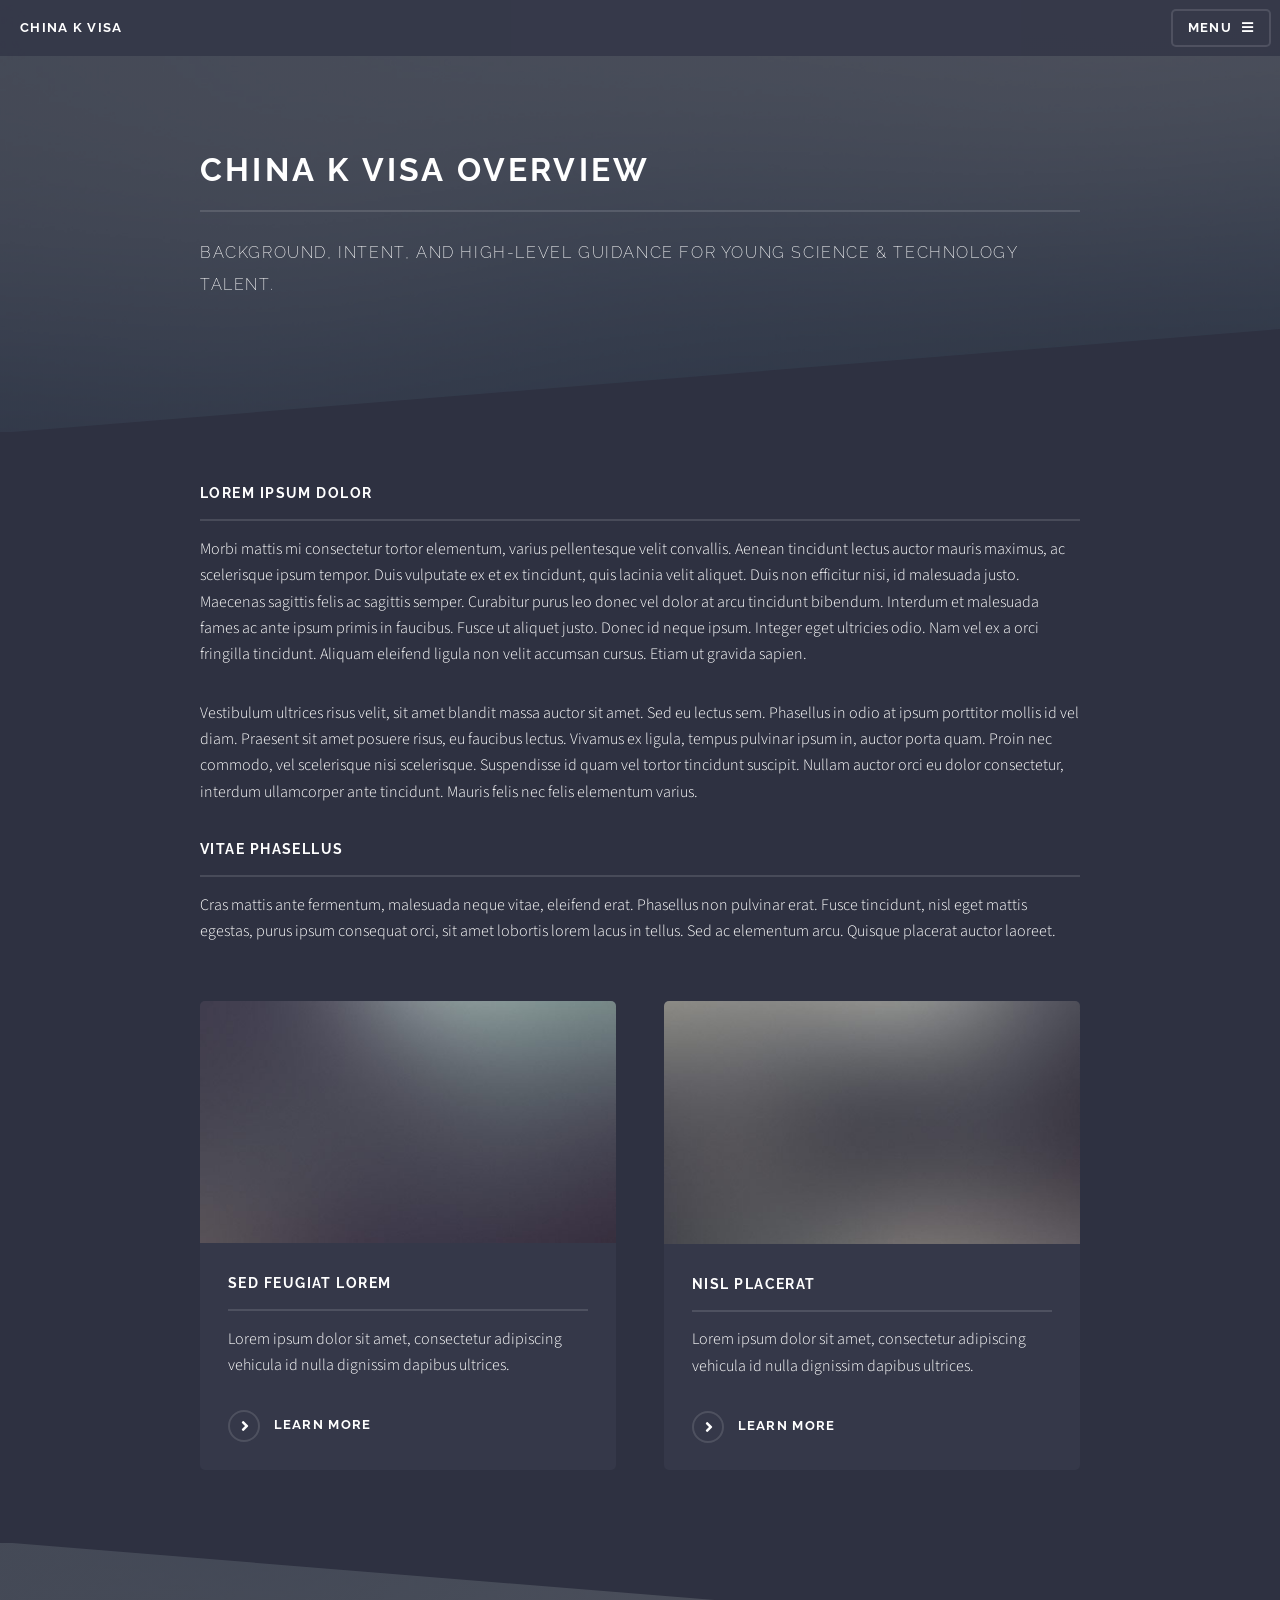
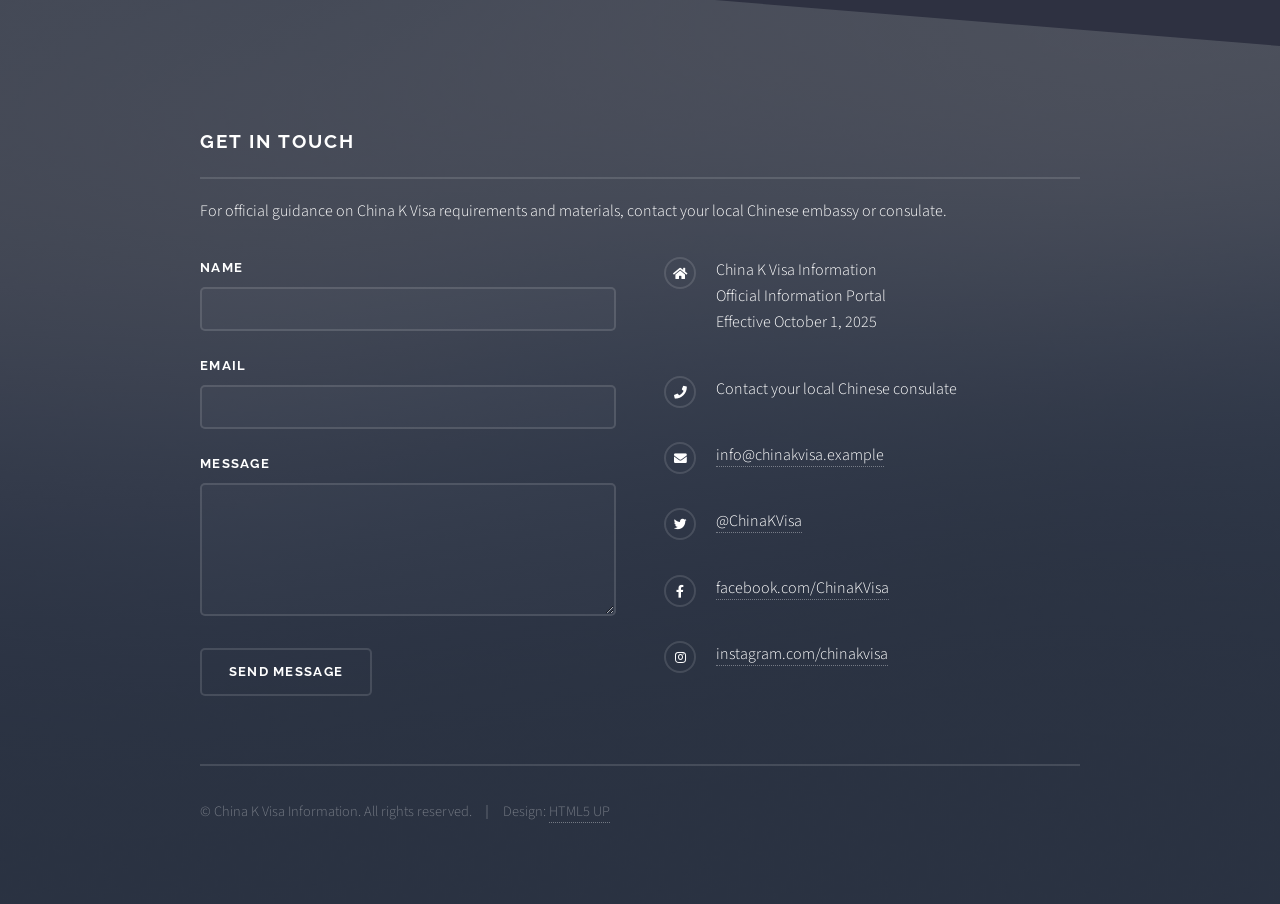
<file: generic.html>
<!DOCTYPE HTML>
<!--
	Solid State by HTML5 UP
	html5up.net | @ajlkn
	Free for personal and commercial use under the CCA 3.0 license (html5up.net/license)
-->
<html>
	<head>
		<title>China K Visa - Policy & Guidance</title>
		<meta charset="utf-8" />
		<meta name="viewport" content="width=device-width, initial-scale=1, user-scalable=no" />
		<link rel="stylesheet" href="assets/css/main.css" />
		<noscript><link rel="stylesheet" href="assets/css/noscript.css" /></noscript>
	</head>
	<body class="is-preload">

		<!-- Page Wrapper -->
			<div id="page-wrapper">

				<!-- Header -->
					<header id="header">
						<h1><a href="index.html">China K Visa</a></h1>
						<nav>
							<a href="#menu">Menu</a>
						</nav>
					</header>

				<!-- Menu -->
					<nav id="menu">
						<div class="inner">
							<h2>Menu</h2>
							<ul class="links">
								<li><a href="index.html">Home</a></li>
								<li><a href="index.html#one">Policy Background</a></li>
								<li><a href="index.html#three">Requirements</a></li>
								<li><a href="index.html#four">Visa Comparison</a></li>
								<li><a href="#footer">Contact</a></li>
							</ul>
							<a href="#" class="close">Close</a>
						</div>
					</nav>

				<!-- Wrapper -->
					<section id="wrapper">
						<header>
							<div class="inner">
							<h2>China K Visa Overview</h2>
							<p>Background, intent, and high-level guidance for young science & technology talent.</p>
							</div>
						</header>

						<!-- Content -->
							<div class="wrapper">
								<div class="inner">

									<h3 class="major">Lorem ipsum dolor</h3>
									<p>Morbi mattis mi consectetur tortor elementum, varius pellentesque velit convallis. Aenean tincidunt lectus auctor mauris maximus, ac scelerisque ipsum tempor. Duis vulputate ex et ex tincidunt, quis lacinia velit aliquet. Duis non efficitur nisi, id malesuada justo. Maecenas sagittis felis ac sagittis semper. Curabitur purus leo donec vel dolor at arcu tincidunt bibendum. Interdum et malesuada fames ac ante ipsum primis in faucibus. Fusce ut aliquet justo. Donec id neque ipsum. Integer eget ultricies odio. Nam vel ex a orci fringilla tincidunt. Aliquam eleifend ligula non velit accumsan cursus. Etiam ut gravida sapien.</p>

									<p>Vestibulum ultrices risus velit, sit amet blandit massa auctor sit amet. Sed eu lectus sem. Phasellus in odio at ipsum porttitor mollis id vel diam. Praesent sit amet posuere risus, eu faucibus lectus. Vivamus ex ligula, tempus pulvinar ipsum in, auctor porta quam. Proin nec commodo, vel scelerisque nisi scelerisque. Suspendisse id quam vel tortor tincidunt suscipit. Nullam auctor orci eu dolor consectetur, interdum ullamcorper ante tincidunt. Mauris felis nec felis elementum varius.</p>

									<h3 class="major">Vitae phasellus</h3>
									<p>Cras mattis ante fermentum, malesuada neque vitae, eleifend erat. Phasellus non pulvinar erat. Fusce tincidunt, nisl eget mattis egestas, purus ipsum consequat orci, sit amet lobortis lorem lacus in tellus. Sed ac elementum arcu. Quisque placerat auctor laoreet.</p>

									<section class="features">
										<article>
											<a href="#" class="image"><img src="images/pic04.jpg" alt="" /></a>
											<h3 class="major">Sed feugiat lorem</h3>
											<p>Lorem ipsum dolor sit amet, consectetur adipiscing vehicula id nulla dignissim dapibus ultrices.</p>
											<a href="#" class="special">Learn more</a>
										</article>
										<article>
											<a href="#" class="image"><img src="images/pic05.jpg" alt="" /></a>
											<h3 class="major">Nisl placerat</h3>
											<p>Lorem ipsum dolor sit amet, consectetur adipiscing vehicula id nulla dignissim dapibus ultrices.</p>
											<a href="#" class="special">Learn more</a>
										</article>
									</section>

								</div>
							</div>

					</section>

				<!-- Footer -->
					<section id="footer">
						<div class="inner">
							<h2 class="major">Get in touch</h2>
							<p>For official guidance on China K Visa requirements and materials, contact your local Chinese embassy or consulate.</p>
							<form method="post" action="#">
								<div class="fields">
									<div class="field">
										<label for="name">Name</label>
										<input type="text" name="name" id="name" />
									</div>
									<div class="field">
										<label for="email">Email</label>
										<input type="email" name="email" id="email" />
									</div>
									<div class="field">
										<label for="message">Message</label>
										<textarea name="message" id="message" rows="4"></textarea>
									</div>
								</div>
								<ul class="actions">
									<li><input type="submit" value="Send Message" /></li>
								</ul>
							</form>
							<ul class="contact">
								<li class="icon solid fa-home">
									China K Visa Information<br />
									Official Information Portal<br />
									Effective October 1, 2025
								</li>
								<li class="icon solid fa-phone">Contact your local Chinese consulate</li>
								<li class="icon solid fa-envelope"><a href="#">info@chinakvisa.example</a></li>
								<li class="icon brands fa-twitter"><a href="#">@ChinaKVisa</a></li>
								<li class="icon brands fa-facebook-f"><a href="#">facebook.com/ChinaKVisa</a></li>
								<li class="icon brands fa-instagram"><a href="#">instagram.com/chinakvisa</a></li>
							</ul>
							<ul class="copyright">
								<li>&copy; China K Visa Information. All rights reserved.</li><li>Design: <a href="http://html5up.net">HTML5 UP</a></li>
							</ul>
						</div>
					</section>

			</div>

		<!-- Scripts -->
			<script src="assets/js/jquery.min.js"></script>
			<script src="assets/js/jquery.scrollex.min.js"></script>
			<script src="assets/js/browser.min.js"></script>
			<script src="assets/js/breakpoints.min.js"></script>
			<script src="assets/js/util.js"></script>
			<script src="assets/js/main.js"></script>

	</body>
</html>
</file>
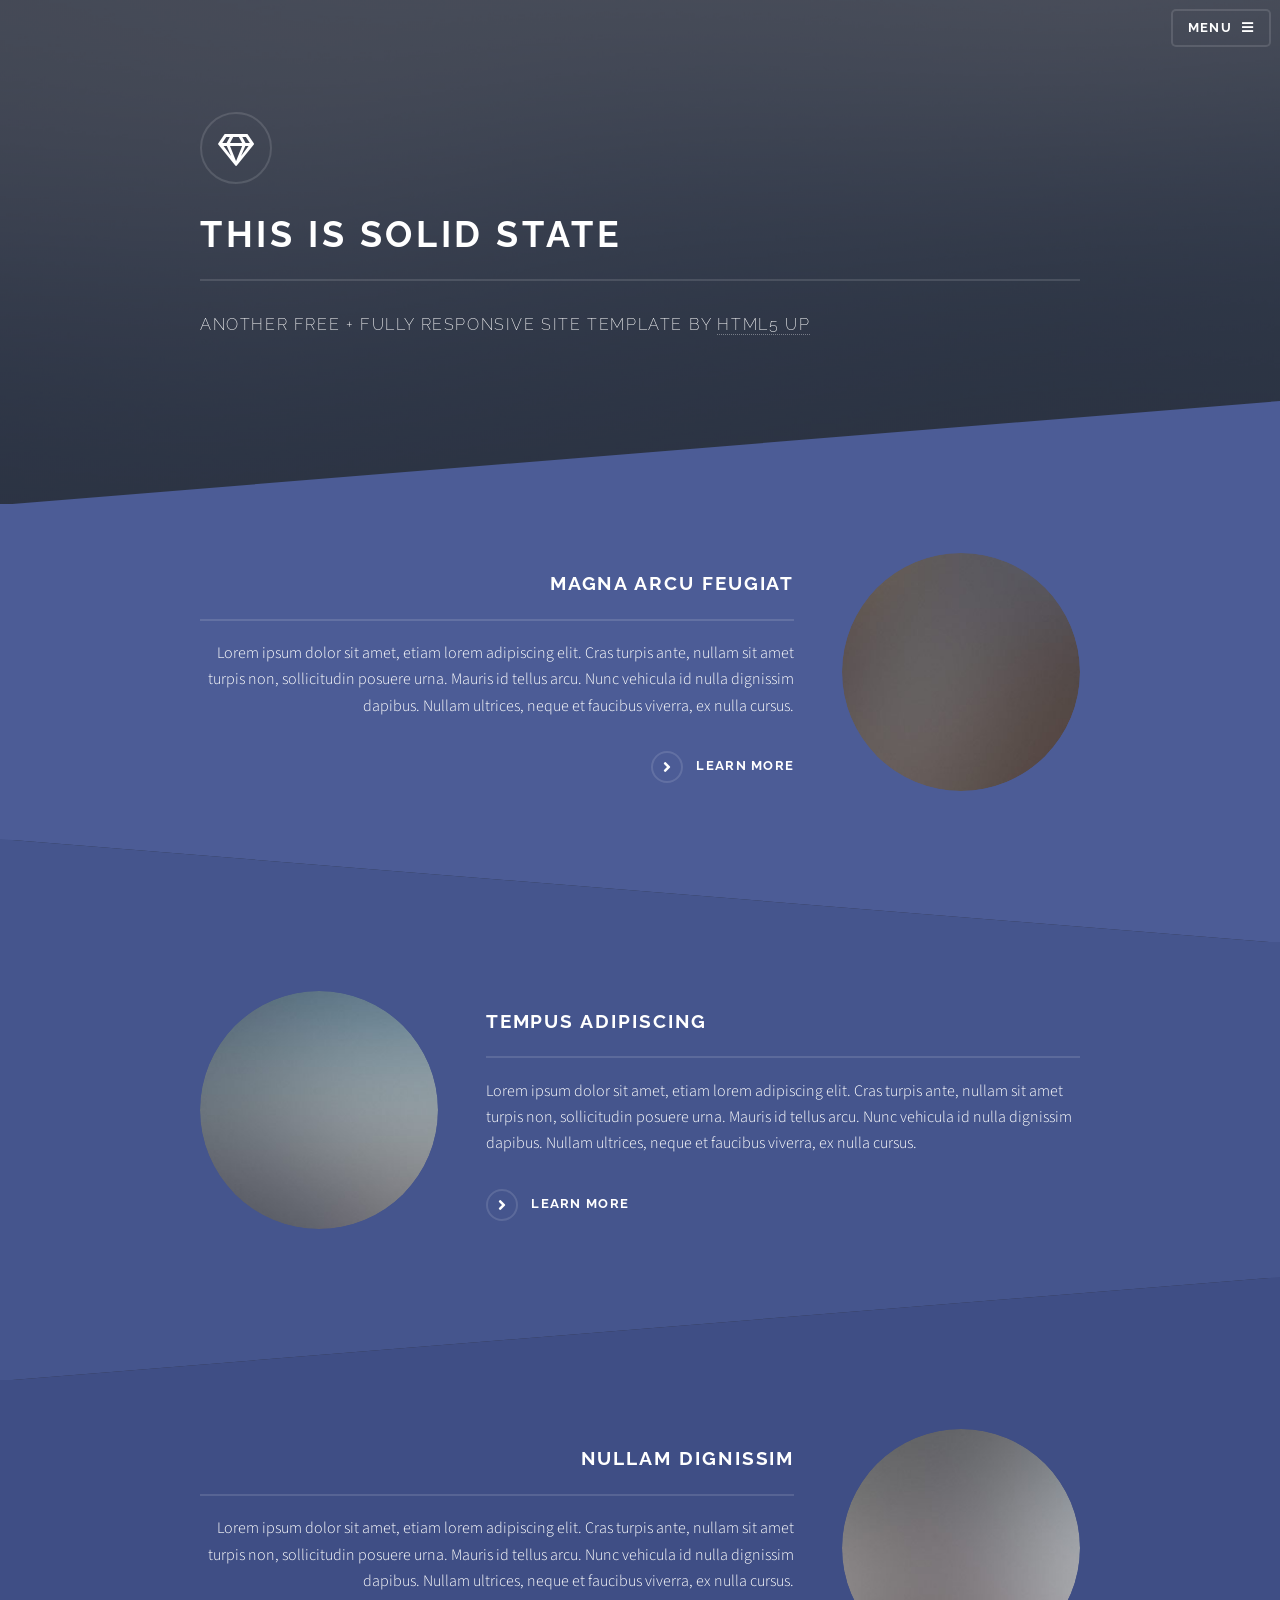
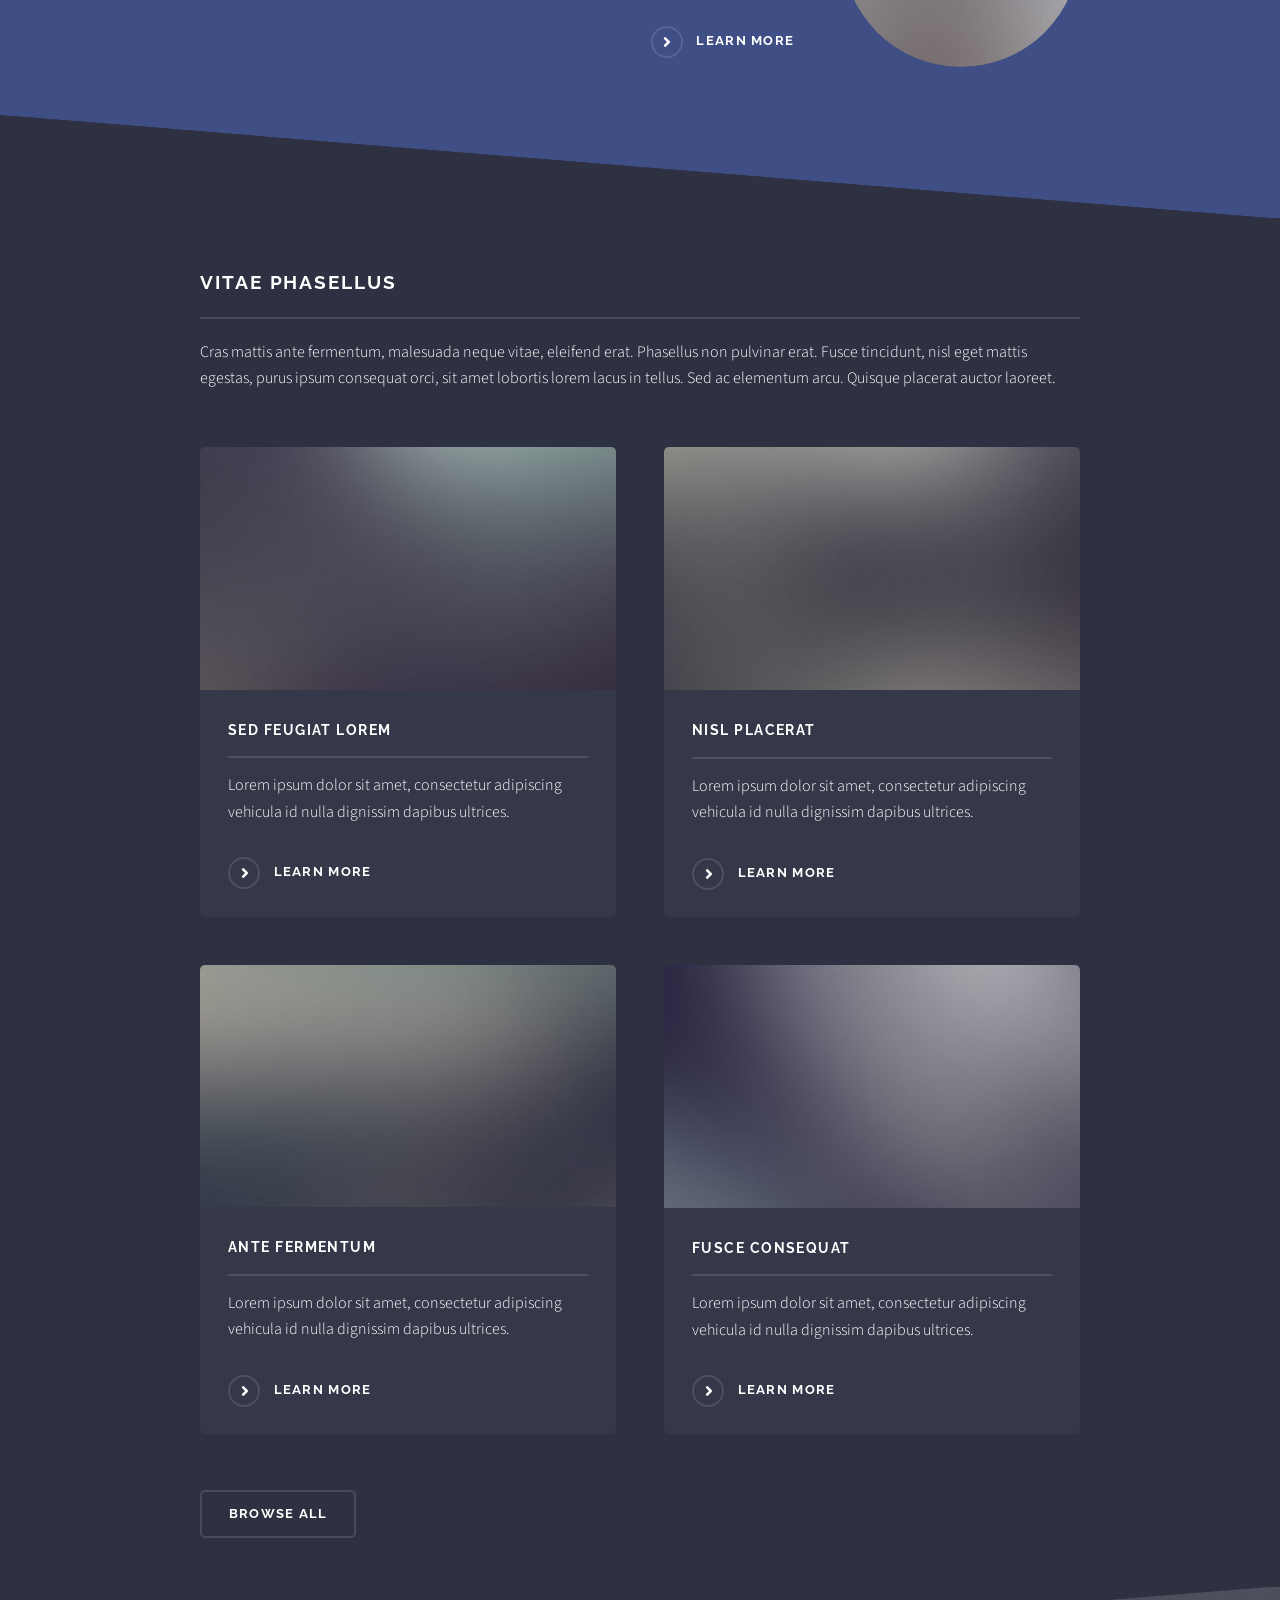
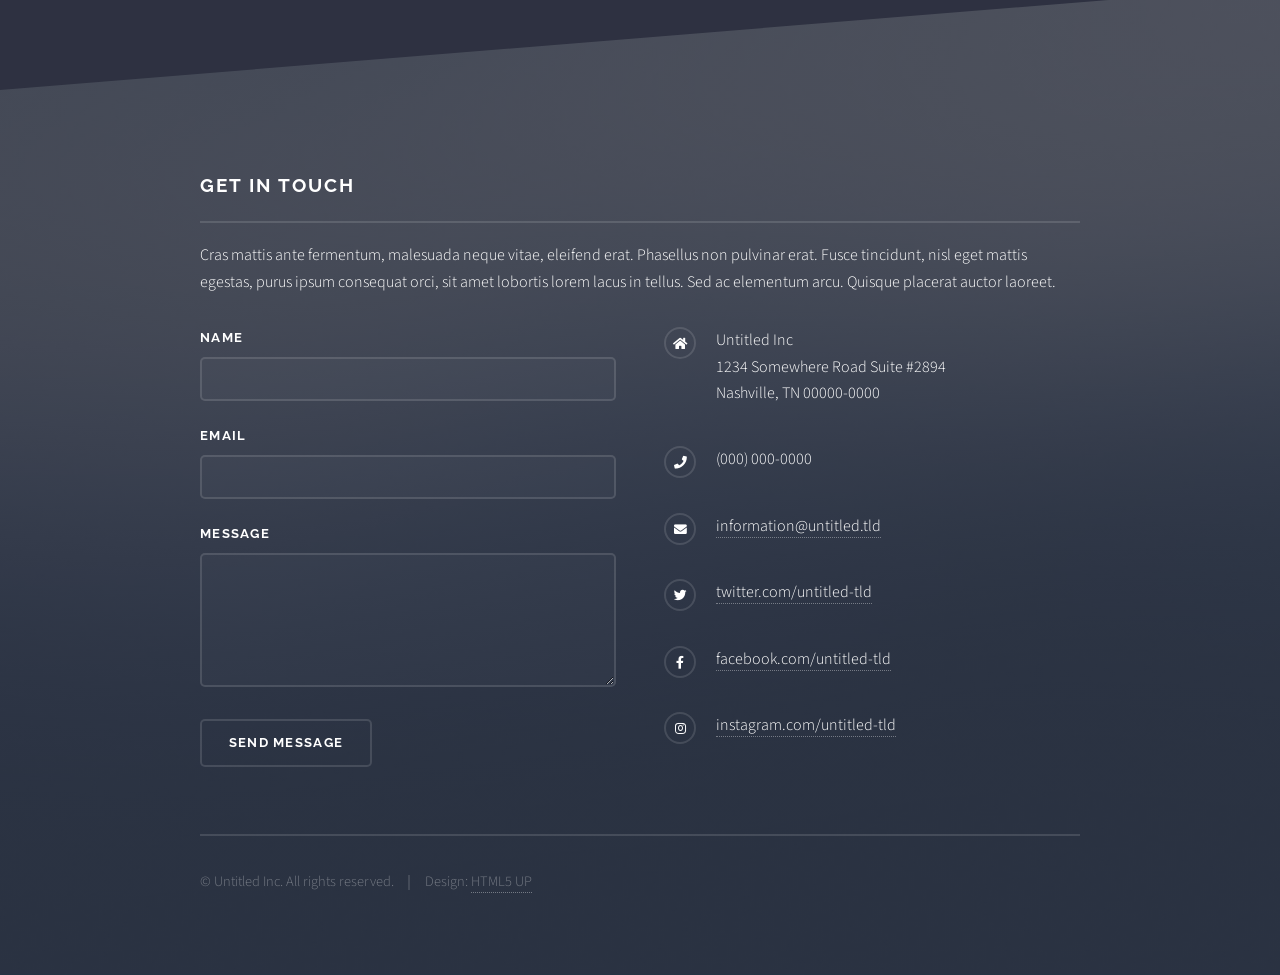
<file: index_backup.html>
<!DOCTYPE HTML>
<!--
	Solid State by HTML5 UP
	html5up.net | @ajlkn
	Free for personal and commercial use under the CCA 3.0 license (html5up.net/license)
-->
<html>
	<head>
		<title>Solid State by HTML5 UP</title>
		<meta charset="utf-8" />
		<meta name="viewport" content="width=device-width, initial-scale=1, user-scalable=no" />
		<link rel="stylesheet" href="assets/css/main.css" />
		<noscript><link rel="stylesheet" href="assets/css/noscript.css" /></noscript>
	</head>
	<body class="is-preload">

		<!-- Page Wrapper -->
			<div id="page-wrapper">

				<!-- Header -->
					<header id="header" class="alt">
						<h1><a href="index.html">Solid State</a></h1>
						<nav>
							<a href="#menu">Menu</a>
						</nav>
					</header>

				<!-- Menu -->
					<nav id="menu">
						<div class="inner">
							<h2>Menu</h2>
							<ul class="links">
								<li><a href="index.html">Home</a></li>
								<li><a href="generic.html">Generic</a></li>
								<li><a href="elements.html">Elements</a></li>
								<li><a href="#">Log In</a></li>
								<li><a href="#">Sign Up</a></li>
							</ul>
							<a href="#" class="close">Close</a>
						</div>
					</nav>

				<!-- Banner -->
					<section id="banner">
						<div class="inner">
							<div class="logo"><span class="icon fa-gem"></span></div>
							<h2>This is Solid State</h2>
							<p>Another free + fully responsive site template by <a href="http://html5up.net">HTML5 UP</a></p>
						</div>
					</section>

				<!-- Wrapper -->
					<section id="wrapper">

						<!-- One -->
							<section id="one" class="wrapper spotlight style1">
								<div class="inner">
									<a href="#" class="image"><img src="images/pic01.jpg" alt="" /></a>
									<div class="content">
										<h2 class="major">Magna arcu feugiat</h2>
										<p>Lorem ipsum dolor sit amet, etiam lorem adipiscing elit. Cras turpis ante, nullam sit amet turpis non, sollicitudin posuere urna. Mauris id tellus arcu. Nunc vehicula id nulla dignissim dapibus. Nullam ultrices, neque et faucibus viverra, ex nulla cursus.</p>
										<a href="#" class="special">Learn more</a>
									</div>
								</div>
							</section>

						<!-- Two -->
							<section id="two" class="wrapper alt spotlight style2">
								<div class="inner">
									<a href="#" class="image"><img src="images/pic02.jpg" alt="" /></a>
									<div class="content">
										<h2 class="major">Tempus adipiscing</h2>
										<p>Lorem ipsum dolor sit amet, etiam lorem adipiscing elit. Cras turpis ante, nullam sit amet turpis non, sollicitudin posuere urna. Mauris id tellus arcu. Nunc vehicula id nulla dignissim dapibus. Nullam ultrices, neque et faucibus viverra, ex nulla cursus.</p>
										<a href="#" class="special">Learn more</a>
									</div>
								</div>
							</section>

						<!-- Three -->
							<section id="three" class="wrapper spotlight style3">
								<div class="inner">
									<a href="#" class="image"><img src="images/pic03.jpg" alt="" /></a>
									<div class="content">
										<h2 class="major">Nullam dignissim</h2>
										<p>Lorem ipsum dolor sit amet, etiam lorem adipiscing elit. Cras turpis ante, nullam sit amet turpis non, sollicitudin posuere urna. Mauris id tellus arcu. Nunc vehicula id nulla dignissim dapibus. Nullam ultrices, neque et faucibus viverra, ex nulla cursus.</p>
										<a href="#" class="special">Learn more</a>
									</div>
								</div>
							</section>

						<!-- Four -->
							<section id="four" class="wrapper alt style1">
								<div class="inner">
									<h2 class="major">Vitae phasellus</h2>
									<p>Cras mattis ante fermentum, malesuada neque vitae, eleifend erat. Phasellus non pulvinar erat. Fusce tincidunt, nisl eget mattis egestas, purus ipsum consequat orci, sit amet lobortis lorem lacus in tellus. Sed ac elementum arcu. Quisque placerat auctor laoreet.</p>
									<section class="features">
										<article>
											<a href="#" class="image"><img src="images/pic04.jpg" alt="" /></a>
											<h3 class="major">Sed feugiat lorem</h3>
											<p>Lorem ipsum dolor sit amet, consectetur adipiscing vehicula id nulla dignissim dapibus ultrices.</p>
											<a href="#" class="special">Learn more</a>
										</article>
										<article>
											<a href="#" class="image"><img src="images/pic05.jpg" alt="" /></a>
											<h3 class="major">Nisl placerat</h3>
											<p>Lorem ipsum dolor sit amet, consectetur adipiscing vehicula id nulla dignissim dapibus ultrices.</p>
											<a href="#" class="special">Learn more</a>
										</article>
										<article>
											<a href="#" class="image"><img src="images/pic06.jpg" alt="" /></a>
											<h3 class="major">Ante fermentum</h3>
											<p>Lorem ipsum dolor sit amet, consectetur adipiscing vehicula id nulla dignissim dapibus ultrices.</p>
											<a href="#" class="special">Learn more</a>
										</article>
										<article>
											<a href="#" class="image"><img src="images/pic07.jpg" alt="" /></a>
											<h3 class="major">Fusce consequat</h3>
											<p>Lorem ipsum dolor sit amet, consectetur adipiscing vehicula id nulla dignissim dapibus ultrices.</p>
											<a href="#" class="special">Learn more</a>
										</article>
									</section>
									<ul class="actions">
										<li><a href="#" class="button">Browse All</a></li>
									</ul>
								</div>
							</section>

					</section>

				<!-- Footer -->
					<section id="footer">
						<div class="inner">
							<h2 class="major">Get in touch</h2>
							<p>Cras mattis ante fermentum, malesuada neque vitae, eleifend erat. Phasellus non pulvinar erat. Fusce tincidunt, nisl eget mattis egestas, purus ipsum consequat orci, sit amet lobortis lorem lacus in tellus. Sed ac elementum arcu. Quisque placerat auctor laoreet.</p>
							<form method="post" action="#">
								<div class="fields">
									<div class="field">
										<label for="name">Name</label>
										<input type="text" name="name" id="name" />
									</div>
									<div class="field">
										<label for="email">Email</label>
										<input type="email" name="email" id="email" />
									</div>
									<div class="field">
										<label for="message">Message</label>
										<textarea name="message" id="message" rows="4"></textarea>
									</div>
								</div>
								<ul class="actions">
									<li><input type="submit" value="Send Message" /></li>
								</ul>
							</form>
							<ul class="contact">
								<li class="icon solid fa-home">
									Untitled Inc<br />
									1234 Somewhere Road Suite #2894<br />
									Nashville, TN 00000-0000
								</li>
								<li class="icon solid fa-phone">(000) 000-0000</li>
								<li class="icon solid fa-envelope"><a href="#">information@untitled.tld</a></li>
								<li class="icon brands fa-twitter"><a href="#">twitter.com/untitled-tld</a></li>
								<li class="icon brands fa-facebook-f"><a href="#">facebook.com/untitled-tld</a></li>
								<li class="icon brands fa-instagram"><a href="#">instagram.com/untitled-tld</a></li>
							</ul>
							<ul class="copyright">
								<li>&copy; Untitled Inc. All rights reserved.</li><li>Design: <a href="http://html5up.net">HTML5 UP</a></li>
							</ul>
						</div>
					</section>

			</div>

		<!-- Scripts -->
			<script src="assets/js/jquery.min.js"></script>
			<script src="assets/js/jquery.scrollex.min.js"></script>
			<script src="assets/js/browser.min.js"></script>
			<script src="assets/js/breakpoints.min.js"></script>
			<script src="assets/js/util.js"></script>
			<script src="assets/js/main.js"></script>

	</body>
</html>
</file>
<file: assets/css/site.css>
:root {
  color-scheme: light dark;
  --page: #f4f6f3;
  --surface: #fcfdfb;
  --surface-muted: #e9ede8;
  --surface-strong: #dfe5df;
  --ink: #171b18;
  --ink-soft: #4f5852;
  --ink-faint: #717c75;
  --line: #cbd2cc;
  --line-strong: #adb8b0;
  --accent: #b83c2f;
  --accent-strong: #8f281f;
  --accent-soft: #f1ddd8;
  --accent-ink: #691c17;
  --focus: #1e66d0;
  --radius: 12px;
  --shadow: 0 22px 60px rgba(38, 52, 42, 0.12);
  --shell: min(1180px, calc(100vw - 40px));
  --font-sans: "Aptos", "Segoe UI Variable", "Segoe UI", Arial, sans-serif;
  --font-mono: "Cascadia Mono", "SFMono-Regular", Consolas, monospace;
}

@media (prefers-color-scheme: dark) {
  :root {
    --page: #141714;
    --surface: #1b1f1b;
    --surface-muted: #232923;
    --surface-strong: #2b332c;
    --ink: #eef2ed;
    --ink-soft: #b9c3bb;
    --ink-faint: #8f9a92;
    --line: #394139;
    --line-strong: #536057;
    --accent: #d76556;
    --accent-strong: #eb8679;
    --accent-soft: #4a2420;
    --accent-ink: #ffd9d3;
    --focus: #79aaf4;
    --shadow: 0 28px 70px rgba(0, 0, 0, 0.34);
  }
}

*,
*::before,
*::after {
  box-sizing: border-box;
}

html {
  scroll-behavior: smooth;
}

body {
  margin: 0;
  background: var(--page);
  color: var(--ink);
  font-family: var(--font-sans);
  font-size: 16px;
  line-height: 1.6;
  text-rendering: optimizeLegibility;
  -webkit-font-smoothing: antialiased;
}

body.nav-open {
  overflow: hidden;
}

a {
  color: inherit;
}

img {
  display: block;
  max-width: 100%;
}

button,
input,
select,
textarea {
  font: inherit;
}

button,
a,
input,
select,
textarea,
summary {
  -webkit-tap-highlight-color: transparent;
}

:focus-visible {
  outline: 3px solid var(--focus);
  outline-offset: 3px;
}

.skip-link {
  position: fixed;
  top: 10px;
  left: 10px;
  z-index: 100;
  padding: 10px 14px;
  border-radius: var(--radius);
  background: var(--ink);
  color: var(--page);
  transform: translateY(-180%);
}

.skip-link:focus {
  transform: translateY(0);
}

.shell {
  width: var(--shell);
  margin-inline: auto;
}

.section {
  padding: 104px 0;
}

.site-header {
  position: sticky;
  top: 0;
  z-index: 30;
  border-bottom: 1px solid color-mix(in srgb, var(--line) 76%, transparent);
  background: color-mix(in srgb, var(--page) 92%, transparent);
  backdrop-filter: blur(18px);
  -webkit-backdrop-filter: blur(18px);
}

.nav-shell {
  display: flex;
  min-height: 72px;
  align-items: center;
  justify-content: space-between;
  gap: 24px;
}

.brand {
  display: inline-flex;
  align-items: center;
  gap: 11px;
  color: var(--ink);
  font-size: 17px;
  font-weight: 760;
  letter-spacing: -0.02em;
  text-decoration: none;
  white-space: nowrap;
}

.brand-mark {
  display: grid;
  width: 34px;
  height: 34px;
  place-items: center;
  border-radius: 9px;
  background: var(--accent);
  color: #fff8f6;
  font-family: var(--font-mono);
  font-size: 18px;
  font-weight: 800;
}

.primary-nav {
  display: flex;
  align-items: center;
  gap: 28px;
}

.primary-nav a {
  color: var(--ink-soft);
  font-size: 14px;
  font-weight: 680;
  text-decoration: none;
  white-space: nowrap;
  transition: color 160ms ease, transform 160ms ease;
}

.primary-nav a:hover {
  color: var(--ink);
}

.primary-nav .nav-cta {
  padding: 10px 15px;
  border-radius: var(--radius);
  background: var(--ink);
  color: var(--page);
}

.primary-nav .nav-cta:hover {
  color: var(--page);
  transform: translateY(-1px);
}

.primary-nav .nav-cta:active {
  transform: translateY(1px);
}

.nav-toggle {
  display: none;
}

.hero {
  display: flex;
  min-height: min(740px, calc(100dvh - 72px));
  align-items: center;
  padding: 56px 0 68px;
  overflow: clip;
}

.hero-grid {
  display: grid;
  grid-template-columns: minmax(0, 0.86fr) minmax(540px, 1.14fr);
  align-items: center;
  gap: 64px;
}

.hero-copy {
  position: relative;
  z-index: 1;
}

.eyebrow {
  margin: 0 0 18px;
  color: var(--accent);
  font-family: var(--font-mono);
  font-size: 12px;
  font-weight: 750;
  letter-spacing: 0.12em;
  text-transform: uppercase;
}

.hero h1 {
  max-width: 620px;
  margin: 0;
  font-size: clamp(44px, 3.9vw, 56px);
  font-weight: 780;
  letter-spacing: -0.065em;
  line-height: 0.98;
}

.hero h1 span {
  display: block;
  white-space: nowrap;
}

.hero-summary {
  max-width: 500px;
  margin: 22px 0 0;
  color: var(--ink-soft);
  font-size: clamp(18px, 1.7vw, 22px);
  line-height: 1.45;
}

.hero-actions {
  display: flex;
  align-items: center;
  gap: 24px;
  margin-top: 26px;
}

.button {
  display: inline-flex;
  min-height: 48px;
  align-items: center;
  justify-content: center;
  padding: 12px 20px;
  border: 1px solid transparent;
  border-radius: var(--radius);
  cursor: pointer;
  font-weight: 760;
  line-height: 1.2;
  text-align: center;
  text-decoration: none;
  white-space: nowrap;
  transition: transform 160ms ease, background 160ms ease, border-color 160ms ease;
}

.button:hover {
  transform: translateY(-1px);
}

.button:active {
  transform: translateY(1px);
}

.button-primary {
  background: var(--accent);
  color: #fff8f6;
}

.button-primary:hover {
  background: var(--accent-strong);
}

.button-secondary {
  border-color: var(--line-strong);
  background: transparent;
  color: var(--ink);
}

.button-secondary:hover {
  border-color: var(--ink);
  background: var(--surface);
}

.button-block {
  width: 100%;
}

.text-link,
.source-link {
  color: var(--ink);
  font-weight: 730;
  text-underline-offset: 4px;
}

.text-link {
  text-decoration-color: var(--line-strong);
}

.source-link {
  display: inline-block;
  margin-top: 20px;
  color: var(--accent-ink);
}

.hero-media {
  position: relative;
  min-width: 0;
}

.hero-media picture {
  display: block;
  overflow: hidden;
  border-radius: var(--radius);
  box-shadow: var(--shadow);
}

.hero-media img {
  width: 100%;
  aspect-ratio: 1.3 / 1;
  object-fit: cover;
  object-position: 67% center;
}

.hero-media-note {
  position: absolute;
  right: -24px;
  bottom: -24px;
  display: grid;
  gap: 2px;
  min-width: 210px;
  padding: 16px 18px;
  border: 1px solid var(--line);
  border-radius: var(--radius);
  background: var(--surface);
  box-shadow: var(--shadow);
}

.hero-media-note strong {
  font-size: 14px;
}

.hero-media-note span {
  color: var(--ink-faint);
  font-family: var(--font-mono);
  font-size: 12px;
}

.status-strip {
  border-block: 1px solid var(--line);
  background: var(--surface);
}

.status-grid {
  display: grid;
  grid-template-columns: repeat(3, minmax(0, 1fr));
}

.status-grid p {
  display: flex;
  min-height: 78px;
  align-items: center;
  gap: 11px;
  margin: 0;
  padding: 18px 24px;
  color: var(--ink-soft);
  font-size: 13px;
  font-weight: 650;
}

.status-grid p + p {
  border-left: 1px solid var(--line);
}

.status-label {
  display: inline-flex;
  flex: 0 0 auto;
  padding: 3px 8px;
  border-radius: 7px;
  font-family: var(--font-mono);
  font-size: 10px;
  font-weight: 800;
  letter-spacing: 0.05em;
  text-transform: uppercase;
}

.status-confirmed {
  background: var(--ink);
  color: var(--page);
}

.status-watch,
.status-caution {
  background: var(--accent-soft);
  color: var(--accent-ink);
}

.policy-section {
  background: var(--surface);
}

.policy-layout {
  display: grid;
  grid-template-columns: minmax(0, 0.85fr) minmax(560px, 1.15fr);
  align-items: start;
  gap: 96px;
}

.section-heading h2,
.checker-intro h2,
.questions-content h2,
.offer-copy h2,
.source-heading h2,
.contact-copy h2 {
  max-width: 760px;
  margin: 0;
  font-size: clamp(36px, 4.4vw, 60px);
  font-weight: 760;
  letter-spacing: -0.05em;
  line-height: 1.02;
}

.section-heading > p:not(.eyebrow),
.checker-intro > p,
.questions-content > p,
.offer-copy > p,
.source-heading > p,
.contact-copy > p {
  max-width: 620px;
  margin: 22px 0 0;
  color: var(--ink-soft);
  font-size: 18px;
  line-height: 1.6;
}

.fact-ledger {
  border-top: 1px solid var(--line-strong);
}

.fact-row {
  display: grid;
  grid-template-columns: minmax(0, 1.05fr) minmax(0, 0.95fr);
  gap: 28px;
  padding: 24px 0;
  border-bottom: 1px solid var(--line);
}

.fact-state {
  color: var(--accent-ink);
  font-family: var(--font-mono);
  font-size: 11px;
  font-weight: 800;
  letter-spacing: 0.06em;
  text-transform: uppercase;
}

.fact-state-open {
  color: var(--ink-faint);
}

.fact-row h3 {
  margin: 7px 0 0;
  font-size: 18px;
  letter-spacing: -0.02em;
  line-height: 1.35;
}

.fact-row p {
  margin: 3px 0 0;
  color: var(--ink-soft);
  font-size: 14px;
  line-height: 1.65;
}

.checker-section {
  background: var(--page);
}

.checker-layout {
  display: grid;
  grid-template-columns: minmax(0, 0.75fr) minmax(520px, 1.25fr);
  gap: 72px 96px;
}

.checker-guardrail {
  max-width: 380px;
  margin-top: 36px;
  padding: 18px 0 0;
  border-top: 1px solid var(--line);
}

.checker-guardrail strong {
  font-size: 14px;
}

.checker-guardrail p {
  margin: 3px 0 0;
  color: var(--ink-faint);
  font-size: 13px;
}

.eligibility-form {
  padding: 34px;
  border: 1px solid var(--line);
  border-radius: var(--radius);
  background: var(--surface);
  box-shadow: 0 18px 50px color-mix(in srgb, var(--ink) 8%, transparent);
}

fieldset {
  min-width: 0;
  margin: 0;
  padding: 0;
  border: 0;
}

fieldset + fieldset,
fieldset + .field-grid {
  margin-top: 28px;
}

legend {
  padding: 0;
  font-size: 16px;
  font-weight: 730;
  line-height: 1.45;
}

.choice-grid {
  display: grid;
  grid-template-columns: repeat(3, minmax(0, 1fr));
  gap: 10px;
  margin-top: 12px;
}

.choice-grid-two {
  grid-template-columns: repeat(2, minmax(0, 1fr));
}

.choice {
  position: relative;
  cursor: pointer;
}

.choice input {
  position: absolute;
  width: 1px;
  height: 1px;
  opacity: 0;
}

.choice span {
  display: grid;
  min-height: 48px;
  place-items: center;
  border: 1px solid var(--line);
  border-radius: var(--radius);
  color: var(--ink-soft);
  font-size: 14px;
  font-weight: 700;
  transition: border-color 150ms ease, background 150ms ease, color 150ms ease, transform 150ms ease;
}

.choice:hover span {
  border-color: var(--line-strong);
  transform: translateY(-1px);
}

.choice input:focus-visible + span {
  outline: 3px solid var(--focus);
  outline-offset: 3px;
}

.choice input:checked + span {
  border-color: var(--accent);
  background: var(--accent-soft);
  color: var(--accent-ink);
}

.field-grid {
  display: grid;
  grid-template-columns: repeat(2, minmax(0, 1fr));
  gap: 18px;
}

.field {
  display: grid;
  gap: 8px;
}

.field label {
  color: var(--ink);
  font-size: 14px;
  font-weight: 720;
}

.field input,
.field select,
.field textarea {
  width: 100%;
  border: 1px solid var(--line-strong);
  border-radius: var(--radius);
  background: var(--page);
  color: var(--ink);
}

.field input,
.field select {
  min-height: 50px;
  padding: 0 13px;
}

.field textarea {
  min-height: 132px;
  padding: 12px 13px;
  resize: vertical;
}

.field input::placeholder,
.field textarea::placeholder {
  color: var(--ink-faint);
}

.field input:focus,
.field select:focus,
.field textarea:focus {
  border-color: var(--focus);
  outline: none;
  box-shadow: 0 0 0 3px color-mix(in srgb, var(--focus) 20%, transparent);
}

.field-help {
  color: var(--ink-faint);
  font-size: 12px;
  line-height: 1.5;
}

.eligibility-form .field-grid {
  margin: 28px 0;
}

.form-error {
  margin: 0 0 14px;
  color: var(--accent-ink);
  font-size: 14px;
  font-weight: 700;
}

.checker-result {
  grid-column: 2;
  min-height: 190px;
  padding: 28px 32px;
  border: 1px solid var(--line);
  border-radius: var(--radius);
  background: var(--surface-muted);
}

.checker-result[data-state="potential"] {
  border-color: var(--accent);
  background: var(--accent-soft);
}

.checker-result[data-state="unlikely"] {
  background: var(--surface-strong);
}

.result-kicker {
  margin: 0 0 8px;
  color: var(--ink-faint);
  font-family: var(--font-mono);
  font-size: 11px;
  font-weight: 800;
  letter-spacing: 0.06em;
  text-transform: uppercase;
}

.checker-result h3 {
  margin: 0;
  font-size: clamp(24px, 3vw, 36px);
  letter-spacing: -0.035em;
  line-height: 1.15;
}

.checker-result > p:not(.result-kicker) {
  max-width: 700px;
  margin: 12px 0 0;
  color: var(--ink-soft);
}

.result-list {
  display: grid;
  grid-template-columns: repeat(2, minmax(0, 1fr));
  gap: 10px 28px;
  margin: 20px 0 0;
  padding: 0;
  list-style: none;
}

.result-list li {
  position: relative;
  padding-left: 16px;
  color: var(--ink-soft);
  font-size: 14px;
}

.result-list li::before {
  position: absolute;
  top: 0.7em;
  left: 0;
  width: 6px;
  height: 2px;
  background: var(--accent);
  content: "";
}

.open-questions-section {
  background: var(--surface);
}

.questions-layout {
  display: grid;
  grid-template-columns: minmax(340px, 0.8fr) minmax(0, 1.2fr);
  align-items: stretch;
  gap: 88px;
}

.questions-visual {
  display: flex;
  min-height: 620px;
  flex-direction: column;
  justify-content: space-between;
  padding: 36px;
  overflow: hidden;
  border-radius: var(--radius);
  background:
    linear-gradient(145deg, transparent 42%, color-mix(in srgb, var(--accent) 26%, transparent)),
    var(--surface-muted);
}

.big-k {
  color: var(--accent);
  font-family: var(--font-mono);
  font-size: clamp(180px, 24vw, 360px);
  font-weight: 850;
  letter-spacing: -0.12em;
  line-height: 0.75;
  transform: translateX(-10px);
}

.visual-caption {
  color: var(--ink-soft);
  font-family: var(--font-mono);
  font-size: 13px;
  line-height: 1.55;
}

.question-list {
  margin-top: 42px;
  border-top: 1px solid var(--line-strong);
}

.question-list details {
  border-bottom: 1px solid var(--line);
}

.question-list summary {
  position: relative;
  padding: 21px 42px 21px 0;
  cursor: pointer;
  font-weight: 730;
  list-style: none;
}

.question-list summary::-webkit-details-marker {
  display: none;
}

.question-list summary::after {
  position: absolute;
  top: 21px;
  right: 6px;
  color: var(--accent);
  content: "+";
  font-family: var(--font-mono);
  font-size: 22px;
  line-height: 1;
}

.question-list details[open] summary::after {
  content: "−";
}

.question-list details p {
  max-width: 680px;
  margin: -5px 0 22px;
  color: var(--ink-soft);
  font-size: 15px;
}

.route-section {
  background: var(--page);
}

.route-layout {
  display: grid;
  grid-template-columns: minmax(280px, 0.65fr) minmax(0, 1.35fr);
  gap: 54px 92px;
  align-items: start;
}

.route-layout .section-heading h2 {
  font-size: clamp(36px, 4vw, 54px);
}

.route-list {
  display: grid;
  grid-template-columns: repeat(2, minmax(0, 1fr));
  gap: 0 44px;
  margin: 0;
  padding: 0;
  list-style: none;
  counter-reset: route;
}

.route-list li {
  position: relative;
  display: grid;
  gap: 8px;
  min-height: 155px;
  align-content: start;
  padding: 23px 0 24px 56px;
  border-top: 1px solid var(--line);
  counter-increment: route;
}

.route-list li::before {
  position: absolute;
  top: 23px;
  left: 0;
  color: var(--accent);
  content: counter(route, decimal-leading-zero);
  font-family: var(--font-mono);
  font-size: 13px;
  font-weight: 800;
}

.route-list strong {
  font-size: 22px;
  letter-spacing: -0.03em;
}

.route-list span {
  color: var(--ink-soft);
  font-size: 14px;
}

.route-layout > .button {
  grid-column: 2;
  justify-self: start;
}

.comparison-section {
  border-block: 1px solid var(--line);
  background: var(--surface);
}

.comparison-heading {
  margin-bottom: 46px;
}

.comparison-table-wrap {
  overflow-x: auto;
  border: 1px solid var(--line);
  border-radius: var(--radius);
}

.comparison-table {
  width: 100%;
  min-width: 880px;
  border-collapse: collapse;
  background: var(--page);
  font-size: 14px;
}

.comparison-table th,
.comparison-table td {
  padding: 22px 24px;
  border-bottom: 1px solid var(--line);
  text-align: left;
  vertical-align: top;
}

.comparison-table tr:last-child th,
.comparison-table tr:last-child td {
  border-bottom: 0;
}

.comparison-table thead th {
  background: var(--surface-muted);
  color: var(--ink);
  font-size: 13px;
  font-weight: 800;
}

.comparison-table thead th:nth-child(2) {
  background: var(--accent-soft);
  color: var(--accent-ink);
}

.comparison-table tbody th {
  width: 16%;
  color: var(--ink);
  font-weight: 750;
}

.comparison-table tbody td {
  width: 28%;
  color: var(--ink-soft);
}

.offer-section {
  background: var(--page);
}

.offer-layout {
  display: grid;
  grid-template-columns: minmax(0, 1.2fr) minmax(360px, 0.8fr);
  gap: 96px;
  align-items: center;
}

.offer-copy > p:not(.eyebrow) {
  max-width: 680px;
}

.offer-list {
  display: grid;
  grid-template-columns: repeat(2, minmax(0, 1fr));
  gap: 15px 36px;
  max-width: 690px;
  margin: 34px 0 0;
  padding: 0;
  list-style: none;
}

.offer-list li {
  position: relative;
  padding-left: 20px;
  color: var(--ink-soft);
  font-size: 14px;
}

.offer-list li::before {
  position: absolute;
  top: 0.67em;
  left: 0;
  width: 8px;
  height: 3px;
  background: var(--accent);
  content: "";
}

.offer-copy .offer-disclaimer {
  margin-top: 28px;
  color: var(--ink-faint);
  font-size: 13px;
}

.price-panel {
  padding: 34px;
  border: 1px solid var(--line);
  border-radius: var(--radius);
  background: var(--surface);
  box-shadow: var(--shadow);
}

.price-label {
  color: var(--accent-ink);
  font-family: var(--font-mono);
  font-size: 12px;
  font-weight: 800;
  letter-spacing: 0.07em;
  text-transform: uppercase;
}

.price {
  margin-top: 24px;
  font-size: clamp(64px, 8vw, 94px);
  font-weight: 780;
  letter-spacing: -0.07em;
  line-height: 0.9;
}

.price span {
  margin-right: 8px;
  color: var(--ink-faint);
  font-size: 18px;
  letter-spacing: 0;
}

.price-panel > p {
  margin: 25px 0 28px;
  color: var(--ink-soft);
  font-size: 14px;
}

.centered-link {
  display: block;
  margin-top: 18px;
  text-align: center;
}

.source-section {
  background: var(--surface-muted);
}

.source-layout {
  display: grid;
  grid-template-columns: minmax(280px, 0.65fr) minmax(0, 1.35fr);
  gap: 92px;
}

.source-heading h2 {
  font-size: clamp(38px, 4vw, 54px);
}

.source-list {
  display: grid;
  grid-template-columns: repeat(2, minmax(0, 1fr));
  gap: 14px;
}

.source-list a {
  display: grid;
  min-height: 132px;
  align-content: space-between;
  padding: 22px;
  border: 1px solid var(--line);
  border-radius: var(--radius);
  background: var(--surface);
  text-decoration: none;
  transition: border-color 160ms ease, transform 160ms ease;
}

.source-list a:hover {
  border-color: var(--accent);
  transform: translateY(-2px);
}

.source-list span {
  font-weight: 750;
}

.source-list small {
  color: var(--ink-faint);
  font-size: 12px;
}

.contact-section {
  background: var(--surface);
}

.contact-layout {
  display: grid;
  grid-template-columns: minmax(300px, 0.75fr) minmax(0, 1.25fr);
  gap: 96px;
  align-items: start;
}

.contact-copy h2 {
  font-size: clamp(42px, 5vw, 64px);
}

.contact-direct {
  padding-top: 24px;
  border-top: 1px solid var(--line);
  font-size: 14px !important;
}

.contact-direct a {
  color: var(--accent-ink);
  font-weight: 750;
}

.contact-form {
  display: grid;
  gap: 22px;
  padding: 34px;
  border: 1px solid var(--line);
  border-radius: var(--radius);
  background: var(--page);
}

.form-status {
  min-height: 1.5em;
  margin: 0;
  color: var(--ink-soft);
  font-size: 13px;
}

.site-footer {
  padding: 52px 0;
  border-top: 1px solid var(--line);
  background: var(--page);
}

.footer-grid {
  display: grid;
  grid-template-columns: minmax(0, 0.7fr) minmax(0, 1.3fr);
  gap: 48px;
  align-items: end;
}

.footer-brand {
  margin-bottom: 12px;
}

.footer-grid p {
  margin: 0;
  color: var(--ink-faint);
  font-size: 12px;
}

.footer-note {
  display: flex;
  align-items: flex-end;
  justify-content: space-between;
  gap: 32px;
}

.footer-note p:first-child {
  max-width: 500px;
}

@media (prefers-reduced-transparency: reduce) {
  .site-header {
    background: var(--page);
    backdrop-filter: none;
    -webkit-backdrop-filter: none;
  }
}

@media (max-width: 1080px) {
  :root {
    --shell: min(100% - 32px, 960px);
  }

  .primary-nav {
    gap: 20px;
  }

  .primary-nav a {
    font-size: 13px;
  }

  .hero-grid {
    grid-template-columns: minmax(0, 0.9fr) minmax(430px, 1.1fr);
    gap: 40px;
  }

  .policy-layout,
  .checker-layout,
  .contact-layout {
    gap: 64px;
  }

  .policy-layout {
    grid-template-columns: minmax(0, 0.8fr) minmax(480px, 1.2fr);
  }
}

@media (max-width: 860px) {
  .section {
    padding: 78px 0;
  }

  .nav-toggle {
    display: inline-flex;
    min-height: 44px;
    align-items: center;
    gap: 10px;
    padding: 8px 10px;
    border: 1px solid var(--line);
    border-radius: var(--radius);
    background: var(--surface);
    color: var(--ink);
    cursor: pointer;
    font-size: 13px;
    font-weight: 740;
  }

  .nav-toggle-lines,
  .nav-toggle-lines::before,
  .nav-toggle-lines::after {
    display: block;
    width: 16px;
    height: 2px;
    background: currentColor;
    content: "";
    transition: transform 160ms ease;
  }

  .nav-toggle-lines {
    position: relative;
  }

  .nav-toggle-lines::before {
    position: absolute;
    top: -5px;
  }

  .nav-toggle-lines::after {
    position: absolute;
    top: 5px;
  }

  .nav-toggle[aria-expanded="true"] .nav-toggle-lines {
    background: transparent;
  }

  .nav-toggle[aria-expanded="true"] .nav-toggle-lines::before {
    transform: translateY(5px) rotate(45deg);
  }

  .nav-toggle[aria-expanded="true"] .nav-toggle-lines::after {
    transform: translateY(-5px) rotate(-45deg);
  }

  .primary-nav {
    position: fixed;
    top: 72px;
    right: 0;
    left: 0;
    display: none;
    min-height: calc(100dvh - 72px);
    align-content: start;
    align-items: stretch;
    padding: 28px 16px;
    border-top: 1px solid var(--line);
    background: var(--page);
  }

  .primary-nav.is-open {
    display: grid;
  }

  .primary-nav a {
    display: flex;
    min-height: 56px;
    align-items: center;
    padding: 0 12px;
    border-bottom: 1px solid var(--line);
    font-size: 16px;
  }

  .primary-nav .nav-cta {
    justify-content: center;
    margin-top: 18px;
    border: 0;
  }

  .hero {
    min-height: auto;
    padding: 56px 0 64px;
  }

  .hero-grid,
  .policy-layout,
  .checker-layout,
  .questions-layout,
  .route-layout,
  .offer-layout,
  .source-layout,
  .contact-layout {
    grid-template-columns: 1fr;
    gap: 48px;
  }

  .hero-media {
    width: 100%;
  }

  .hero-media img {
    aspect-ratio: 16 / 10;
  }

  .hero-media-note {
    right: 16px;
    bottom: -18px;
  }

  .status-grid {
    grid-template-columns: 1fr;
  }

  .status-grid p {
    min-height: 60px;
    padding: 14px 0;
  }

  .status-grid p + p {
    border-top: 1px solid var(--line);
    border-left: 0;
  }

  .policy-layout {
    gap: 54px;
  }

  .checker-result {
    grid-column: 1;
  }

  .questions-visual {
    min-height: 380px;
  }

  .big-k {
    font-size: 260px;
  }

  .route-layout > .button {
    grid-column: 1;
  }

  .offer-layout {
    align-items: start;
  }

  .price-panel {
    width: min(100%, 520px);
  }

  .footer-grid {
    grid-template-columns: 1fr;
  }
}

@media (max-width: 620px) {
  :root {
    --shell: calc(100% - 32px);
  }

  html {
    scroll-behavior: auto;
  }

  .section {
    padding: 64px 0;
  }

  .hero {
    padding-top: 40px;
  }

  .hero-grid {
    gap: 42px;
  }

  .hero h1 {
    font-size: clamp(36px, 10vw, 42px);
  }

  .hero-actions {
    align-items: flex-start;
    flex-direction: column;
    gap: 18px;
  }

  .hero-media img {
    aspect-ratio: 4 / 5;
    object-position: 66% center;
  }

  .hero-media-note {
    right: 10px;
    bottom: -16px;
    min-width: 190px;
  }

  .section-heading h2,
  .checker-intro h2,
  .questions-content h2,
  .offer-copy h2,
  .source-heading h2,
  .contact-copy h2 {
    font-size: clamp(34px, 11vw, 48px);
  }

  .fact-row {
    grid-template-columns: 1fr;
    gap: 10px;
  }

  .eligibility-form,
  .contact-form,
  .price-panel {
    padding: 24px;
  }

  .choice-grid,
  .field-grid,
  .result-list,
  .route-list,
  .offer-list,
  .source-list {
    grid-template-columns: 1fr;
  }

  .choice-grid {
    gap: 8px;
  }

  .choice-grid-two {
    grid-template-columns: repeat(2, minmax(0, 1fr));
  }

  .checker-result {
    padding: 24px;
  }

  .questions-visual {
    min-height: 330px;
    padding: 26px;
  }

  .route-list li {
    min-height: auto;
  }

  .route-layout > .button {
    width: 100%;
  }

  .price-panel {
    width: 100%;
  }

  .footer-note {
    align-items: flex-start;
    flex-direction: column;
    gap: 18px;
  }
}

@media (prefers-reduced-motion: reduce) {
  *,
  *::before,
  *::after {
    scroll-behavior: auto !important;
    transition-duration: 0.01ms !important;
  }
}
</file>
<file: assets/css/noscript.css>
/*
	Solid State by HTML5 UP
	html5up.net | @ajlkn
	Free for personal and commercial use under the CCA 3.0 license (html5up.net/license)
*/

/* Banner */

	body.is-preload #banner .logo {
		-moz-transform: none;
		-webkit-transform: none;
		-ms-transform: none;
		transform: none;
		opacity: 1;
	}

	body.is-preload #banner h2 {
		opacity: 1;
		-moz-transform: none;
		-webkit-transform: none;
		-ms-transform: none;
		transform: none;
		-moz-filter: none;
		-webkit-filter: none;
		-ms-filter: none;
		filter: none;
	}

	body.is-preload #banner p {
		opacity: 01;
		-moz-transform: none;
		-webkit-transform: none;
		-ms-transform: none;
		transform: none;
		-moz-filter: none;
		-webkit-filter: none;
		-ms-filter: none;
		filter: none;
	}
</file>
<file: assets/css/main.css>
@import url(fontawesome-all.min.css);
@import url("https://fonts.googleapis.com/css?family=Raleway:200,700|Source+Sans+Pro:300,600,300italic,600italic");

/*
	Solid State by HTML5 UP
	html5up.net | @ajlkn
	Free for personal and commercial use under the CCA 3.0 license (html5up.net/license)
*/

html, body, div, span, applet, object,
iframe, h1, h2, h3, h4, h5, h6, p, blockquote,
pre, a, abbr, acronym, address, big, cite,
code, del, dfn, em, img, ins, kbd, q, s, samp,
small, strike, strong, sub, sup, tt, var, b,
u, i, center, dl, dt, dd, ol, ul, li, fieldset,
form, label, legend, table, caption, tbody,
tfoot, thead, tr, th, td, article, aside,
canvas, details, embed, figure, figcaption,
footer, header, hgroup, menu, nav, output, ruby,
section, summary, time, mark, audio, video {
	margin: 0;
	padding: 0;
	border: 0;
	font-size: 100%;
	font: inherit;
	vertical-align: baseline;}

article, aside, details, figcaption, figure,
footer, header, hgroup, menu, nav, section {
	display: block;}

body {
	line-height: 1;
}

ol, ul {
	list-style: none;
}

blockquote, q {
	quotes: none;
}

	blockquote:before, blockquote:after, q:before, q:after {
		content: '';
		content: none;
	}

table {
	border-collapse: collapse;
	border-spacing: 0;
}

body {
	-webkit-text-size-adjust: none;
}

mark {
	background-color: transparent;
	color: inherit;
}

input::-moz-focus-inner {
	border: 0;
	padding: 0;
}

input, select, textarea {
	-moz-appearance: none;
	-webkit-appearance: none;
	-ms-appearance: none;
	appearance: none;
}

/* Basic */

	@-ms-viewport {
		width: device-width;
	}

	body {
		-ms-overflow-style: scrollbar;
	}

	@media screen and (max-width: 480px) {

		html, body {
			min-width: 320px;
		}

	}

	html {
		box-sizing: border-box;
	}

	*, *:before, *:after {
		box-sizing: inherit;
	}

	body {
		background-color: #2e3141;
		background-image: linear-gradient(to top, rgba(46, 49, 65, 0.8), rgba(46, 49, 65, 0.8)), url("../../images/bg.jpg");
		background-size: auto, cover;
		background-attachment: fixed, fixed;
		background-position: center, center;
	}

		body.is-preload *, body.is-preload *:before, body.is-preload *:after {
			-moz-animation: none !important;
			-webkit-animation: none !important;
			-ms-animation: none !important;
			animation: none !important;
			-moz-transition: none !important;
			-webkit-transition: none !important;
			-ms-transition: none !important;
			transition: none !important;
		}

/* Type */

	body, input, select, textarea {
		color: #ffffff;
		font-family: "Source Sans Pro", Helvetica, sans-serif;
		font-size: 16.5pt;
		font-weight: 300;
		line-height: 1.65;
	}

		@media screen and (max-width: 1680px) {

			body, input, select, textarea {
				font-size: 13pt;
			}

		}

		@media screen and (max-width: 1280px) {

			body, input, select, textarea {
				font-size: 12pt;
			}

		}

		@media screen and (max-width: 980px) {

			body, input, select, textarea {
				font-size: 12pt;
			}

		}

		@media screen and (max-width: 736px) {

			body, input, select, textarea {
				font-size: 12pt;
			}

		}

		@media screen and (max-width: 480px) {

			body, input, select, textarea {
				font-size: 12pt;
			}

		}

	a {
		-moz-transition: color 0.2s ease-in-out, border-bottom-color 0.2s ease-in-out;
		-webkit-transition: color 0.2s ease-in-out, border-bottom-color 0.2s ease-in-out;
		-ms-transition: color 0.2s ease-in-out, border-bottom-color 0.2s ease-in-out;
		transition: color 0.2s ease-in-out, border-bottom-color 0.2s ease-in-out;
		border-bottom: dotted 1px rgba(255, 255, 255, 0.35);
		color: #ffffff;
		text-decoration: none;
	}

		a:hover {
			border-bottom-color: transparent;
			color: #ffffff !important;
		}

		a.special:not(.button) {
			text-decoration: none;
			border-bottom: 0;
			display: block;
			font-family: Raleway, Helvetica, sans-serif;
			font-size: 0.8em;
			font-weight: 700;
			letter-spacing: 0.1em;
			margin: 0 0 2em 0;
			text-transform: uppercase;
		}

			a.special:not(.button):before {
				-moz-osx-font-smoothing: grayscale;
				-webkit-font-smoothing: antialiased;
				display: inline-block;
				font-style: normal;
				font-variant: normal;
				text-rendering: auto;
				line-height: 1;
				text-transform: none !important;
				font-family: 'Font Awesome 5 Free';
				font-weight: 900;
			}

			a.special:not(.button):before {
				-moz-transition: background-color 0.2s ease-in-out;
				-webkit-transition: background-color 0.2s ease-in-out;
				-ms-transition: background-color 0.2s ease-in-out;
				transition: background-color 0.2s ease-in-out;
				border-radius: 100%;
				border: solid 2px rgba(255, 255, 255, 0.125);
				content: '\f105';
				display: inline-block;
				font-size: 1.25em;
				height: 2em;
				line-height: 1.75em;
				margin-right: 0.85em;
				text-align: center;
				text-indent: 0.15em;
				vertical-align: middle;
				width: 2em;
			}

			a.special:not(.button):hover:before {
				background-color: rgba(255, 255, 255, 0.025);
			}

			a.special:not(.button):active:before {
				background-color: rgba(255, 255, 255, 0.075);
			}

	strong, b {
		color: #ffffff;
		font-weight: 600;
	}

	em, i {
		font-style: italic;
	}

	p {
		margin: 0 0 2em 0;
	}

	h1, h2, h3, h4, h5, h6 {
		color: #ffffff;
		font-family: Raleway, Helvetica, sans-serif;
		font-weight: 700;
		letter-spacing: 0.1em;
		margin: 0 0 1em 0;
		text-transform: uppercase;
	}

		h1 a, h2 a, h3 a, h4 a, h5 a, h6 a {
			color: inherit;
			text-decoration: none;
			border-bottom: 0;
		}

		h1 span, h2 span, h3 span, h4 span, h5 span, h6 span {
			font-weight: 200;
		}

		h1.major, h2.major, h3.major, h4.major, h5.major, h6.major {
			padding-bottom: 1em;
			border-bottom: solid 2px rgba(255, 255, 255, 0.125);
		}

	h2 {
		font-size: 1.2em;
	}

	h3 {
		font-size: 0.9em;
	}

	h4 {
		font-size: 0.7em;
	}

	h5 {
		font-size: 0.7em;
	}

	h6 {
		font-size: 0.7em;
	}

	@media screen and (max-width: 736px) {

		h2 {
			font-size: 1em;
		}

		h3 {
			font-size: 0.8em;
		}

	}

	sub {
		font-size: 0.8em;
		position: relative;
		top: 0.5em;
	}

	sup {
		font-size: 0.8em;
		position: relative;
		top: -0.5em;
	}

	blockquote {
		border-left: solid 4px rgba(255, 255, 255, 0.125);
		font-style: italic;
		margin: 0 0 2em 0;
		padding: 0.5em 0 0.5em 2em;
	}

	code {
		background: rgba(255, 255, 255, 0.025);
		border-radius: 5px;
		border: solid 2px rgba(255, 255, 255, 0.125);
		font-family: "Courier New", monospace;
		font-size: 0.9em;
		margin: 0 0.25em;
		padding: 0.25em 0.65em;
	}

	pre {
		-webkit-overflow-scrolling: touch;
		font-family: "Courier New", monospace;
		font-size: 0.9em;
		margin: 0 0 2em 0;
	}

		pre code {
			display: block;
			line-height: 1.75em;
			padding: 1em 1.5em;
			overflow-x: auto;
		}

	hr {
		border: 0;
		border-bottom: solid 2px rgba(255, 255, 255, 0.125);
		margin: 2.5em 0;
	}

		hr.major {
			margin: 4em 0;
		}

	.align-left {
		text-align: left;
	}

	.align-center {
		text-align: center;
	}

	.align-right {
		text-align: right;
	}

/* Row */

	.row {
		display: flex;
		flex-wrap: wrap;
		box-sizing: border-box;
		align-items: stretch;
	}

		.row > * {
			box-sizing: border-box;
		}

		.row.gtr-uniform > * > :last-child {
			margin-bottom: 0;
		}

		.row.aln-left {
			justify-content: flex-start;
		}

		.row.aln-center {
			justify-content: center;
		}

		.row.aln-right {
			justify-content: flex-end;
		}

		.row.aln-top {
			align-items: flex-start;
		}

		.row.aln-middle {
			align-items: center;
		}

		.row.aln-bottom {
			align-items: flex-end;
		}

		.row > .imp {
			order: -1;
		}

		.row > .col-1 {
			width: 8.33333%;
		}

		.row > .off-1 {
			margin-left: 8.33333%;
		}

		.row > .col-2 {
			width: 16.66667%;
		}

		.row > .off-2 {
			margin-left: 16.66667%;
		}

		.row > .col-3 {
			width: 25%;
		}

		.row > .off-3 {
			margin-left: 25%;
		}

		.row > .col-4 {
			width: 33.33333%;
		}

		.row > .off-4 {
			margin-left: 33.33333%;
		}

		.row > .col-5 {
			width: 41.66667%;
		}

		.row > .off-5 {
			margin-left: 41.66667%;
		}

		.row > .col-6 {
			width: 50%;
		}

		.row > .off-6 {
			margin-left: 50%;
		}

		.row > .col-7 {
			width: 58.33333%;
		}

		.row > .off-7 {
			margin-left: 58.33333%;
		}

		.row > .col-8 {
			width: 66.66667%;
		}

		.row > .off-8 {
			margin-left: 66.66667%;
		}

		.row > .col-9 {
			width: 75%;
		}

		.row > .off-9 {
			margin-left: 75%;
		}

		.row > .col-10 {
			width: 83.33333%;
		}

		.row > .off-10 {
			margin-left: 83.33333%;
		}

		.row > .col-11 {
			width: 91.66667%;
		}

		.row > .off-11 {
			margin-left: 91.66667%;
		}

		.row > .col-12 {
			width: 100%;
		}

		.row > .off-12 {
			margin-left: 100%;
		}

		.row.gtr-0 {
			margin-top: 0;
			margin-left: 0em;
		}

			.row.gtr-0 > * {
				padding: 0 0 0 0em;
			}

			.row.gtr-0.gtr-uniform {
				margin-top: 0em;
			}

				.row.gtr-0.gtr-uniform > * {
					padding-top: 0em;
				}

		.row.gtr-25 {
			margin-top: 0;
			margin-left: -0.4375em;
		}

			.row.gtr-25 > * {
				padding: 0 0 0 0.4375em;
			}

			.row.gtr-25.gtr-uniform {
				margin-top: -0.4375em;
			}

				.row.gtr-25.gtr-uniform > * {
					padding-top: 0.4375em;
				}

		.row.gtr-50 {
			margin-top: 0;
			margin-left: -0.875em;
		}

			.row.gtr-50 > * {
				padding: 0 0 0 0.875em;
			}

			.row.gtr-50.gtr-uniform {
				margin-top: -0.875em;
			}

				.row.gtr-50.gtr-uniform > * {
					padding-top: 0.875em;
				}

		.row {
			margin-top: 0;
			margin-left: -1.75em;
		}

			.row > * {
				padding: 0 0 0 1.75em;
			}

			.row.gtr-uniform {
				margin-top: -1.75em;
			}

				.row.gtr-uniform > * {
					padding-top: 1.75em;
				}

		.row.gtr-150 {
			margin-top: 0;
			margin-left: -2.625em;
		}

			.row.gtr-150 > * {
				padding: 0 0 0 2.625em;
			}

			.row.gtr-150.gtr-uniform {
				margin-top: -2.625em;
			}

				.row.gtr-150.gtr-uniform > * {
					padding-top: 2.625em;
				}

		.row.gtr-200 {
			margin-top: 0;
			margin-left: -3.5em;
		}

			.row.gtr-200 > * {
				padding: 0 0 0 3.5em;
			}

			.row.gtr-200.gtr-uniform {
				margin-top: -3.5em;
			}

				.row.gtr-200.gtr-uniform > * {
					padding-top: 3.5em;
				}

		@media screen and (max-width: 1680px) {

			.row {
				display: flex;
				flex-wrap: wrap;
				box-sizing: border-box;
				align-items: stretch;
			}

				.row > * {
					box-sizing: border-box;
				}

				.row.gtr-uniform > * > :last-child {
					margin-bottom: 0;
				}

				.row.aln-left {
					justify-content: flex-start;
				}

				.row.aln-center {
					justify-content: center;
				}

				.row.aln-right {
					justify-content: flex-end;
				}

				.row.aln-top {
					align-items: flex-start;
				}

				.row.aln-middle {
					align-items: center;
				}

				.row.aln-bottom {
					align-items: flex-end;
				}

				.row > .imp-xlarge {
					order: -1;
				}

				.row > .col-1-xlarge {
					width: 8.33333%;
				}

				.row > .off-1-xlarge {
					margin-left: 8.33333%;
				}

				.row > .col-2-xlarge {
					width: 16.66667%;
				}

				.row > .off-2-xlarge {
					margin-left: 16.66667%;
				}

				.row > .col-3-xlarge {
					width: 25%;
				}

				.row > .off-3-xlarge {
					margin-left: 25%;
				}

				.row > .col-4-xlarge {
					width: 33.33333%;
				}

				.row > .off-4-xlarge {
					margin-left: 33.33333%;
				}

				.row > .col-5-xlarge {
					width: 41.66667%;
				}

				.row > .off-5-xlarge {
					margin-left: 41.66667%;
				}

				.row > .col-6-xlarge {
					width: 50%;
				}

				.row > .off-6-xlarge {
					margin-left: 50%;
				}

				.row > .col-7-xlarge {
					width: 58.33333%;
				}

				.row > .off-7-xlarge {
					margin-left: 58.33333%;
				}

				.row > .col-8-xlarge {
					width: 66.66667%;
				}

				.row > .off-8-xlarge {
					margin-left: 66.66667%;
				}

				.row > .col-9-xlarge {
					width: 75%;
				}

				.row > .off-9-xlarge {
					margin-left: 75%;
				}

				.row > .col-10-xlarge {
					width: 83.33333%;
				}

				.row > .off-10-xlarge {
					margin-left: 83.33333%;
				}

				.row > .col-11-xlarge {
					width: 91.66667%;
				}

				.row > .off-11-xlarge {
					margin-left: 91.66667%;
				}

				.row > .col-12-xlarge {
					width: 100%;
				}

				.row > .off-12-xlarge {
					margin-left: 100%;
				}

				.row.gtr-0 {
					margin-top: 0;
					margin-left: 0em;
				}

					.row.gtr-0 > * {
						padding: 0 0 0 0em;
					}

					.row.gtr-0.gtr-uniform {
						margin-top: 0em;
					}

						.row.gtr-0.gtr-uniform > * {
							padding-top: 0em;
						}

				.row.gtr-25 {
					margin-top: 0;
					margin-left: -0.4375em;
				}

					.row.gtr-25 > * {
						padding: 0 0 0 0.4375em;
					}

					.row.gtr-25.gtr-uniform {
						margin-top: -0.4375em;
					}

						.row.gtr-25.gtr-uniform > * {
							padding-top: 0.4375em;
						}

				.row.gtr-50 {
					margin-top: 0;
					margin-left: -0.875em;
				}

					.row.gtr-50 > * {
						padding: 0 0 0 0.875em;
					}

					.row.gtr-50.gtr-uniform {
						margin-top: -0.875em;
					}

						.row.gtr-50.gtr-uniform > * {
							padding-top: 0.875em;
						}

				.row {
					margin-top: 0;
					margin-left: -1.75em;
				}

					.row > * {
						padding: 0 0 0 1.75em;
					}

					.row.gtr-uniform {
						margin-top: -1.75em;
					}

						.row.gtr-uniform > * {
							padding-top: 1.75em;
						}

				.row.gtr-150 {
					margin-top: 0;
					margin-left: -2.625em;
				}

					.row.gtr-150 > * {
						padding: 0 0 0 2.625em;
					}

					.row.gtr-150.gtr-uniform {
						margin-top: -2.625em;
					}

						.row.gtr-150.gtr-uniform > * {
							padding-top: 2.625em;
						}

				.row.gtr-200 {
					margin-top: 0;
					margin-left: -3.5em;
				}

					.row.gtr-200 > * {
						padding: 0 0 0 3.5em;
					}

					.row.gtr-200.gtr-uniform {
						margin-top: -3.5em;
					}

						.row.gtr-200.gtr-uniform > * {
							padding-top: 3.5em;
						}

		}

		@media screen and (max-width: 1280px) {

			.row {
				display: flex;
				flex-wrap: wrap;
				box-sizing: border-box;
				align-items: stretch;
			}

				.row > * {
					box-sizing: border-box;
				}

				.row.gtr-uniform > * > :last-child {
					margin-bottom: 0;
				}

				.row.aln-left {
					justify-content: flex-start;
				}

				.row.aln-center {
					justify-content: center;
				}

				.row.aln-right {
					justify-content: flex-end;
				}

				.row.aln-top {
					align-items: flex-start;
				}

				.row.aln-middle {
					align-items: center;
				}

				.row.aln-bottom {
					align-items: flex-end;
				}

				.row > .imp-large {
					order: -1;
				}

				.row > .col-1-large {
					width: 8.33333%;
				}

				.row > .off-1-large {
					margin-left: 8.33333%;
				}

				.row > .col-2-large {
					width: 16.66667%;
				}

				.row > .off-2-large {
					margin-left: 16.66667%;
				}

				.row > .col-3-large {
					width: 25%;
				}

				.row > .off-3-large {
					margin-left: 25%;
				}

				.row > .col-4-large {
					width: 33.33333%;
				}

				.row > .off-4-large {
					margin-left: 33.33333%;
				}

				.row > .col-5-large {
					width: 41.66667%;
				}

				.row > .off-5-large {
					margin-left: 41.66667%;
				}

				.row > .col-6-large {
					width: 50%;
				}

				.row > .off-6-large {
					margin-left: 50%;
				}

				.row > .col-7-large {
					width: 58.33333%;
				}

				.row > .off-7-large {
					margin-left: 58.33333%;
				}

				.row > .col-8-large {
					width: 66.66667%;
				}

				.row > .off-8-large {
					margin-left: 66.66667%;
				}

				.row > .col-9-large {
					width: 75%;
				}

				.row > .off-9-large {
					margin-left: 75%;
				}

				.row > .col-10-large {
					width: 83.33333%;
				}

				.row > .off-10-large {
					margin-left: 83.33333%;
				}

				.row > .col-11-large {
					width: 91.66667%;
				}

				.row > .off-11-large {
					margin-left: 91.66667%;
				}

				.row > .col-12-large {
					width: 100%;
				}

				.row > .off-12-large {
					margin-left: 100%;
				}

				.row.gtr-0 {
					margin-top: 0;
					margin-left: 0em;
				}

					.row.gtr-0 > * {
						padding: 0 0 0 0em;
					}

					.row.gtr-0.gtr-uniform {
						margin-top: 0em;
					}

						.row.gtr-0.gtr-uniform > * {
							padding-top: 0em;
						}

				.row.gtr-25 {
					margin-top: 0;
					margin-left: -0.4375em;
				}

					.row.gtr-25 > * {
						padding: 0 0 0 0.4375em;
					}

					.row.gtr-25.gtr-uniform {
						margin-top: -0.4375em;
					}

						.row.gtr-25.gtr-uniform > * {
							padding-top: 0.4375em;
						}

				.row.gtr-50 {
					margin-top: 0;
					margin-left: -0.875em;
				}

					.row.gtr-50 > * {
						padding: 0 0 0 0.875em;
					}

					.row.gtr-50.gtr-uniform {
						margin-top: -0.875em;
					}

						.row.gtr-50.gtr-uniform > * {
							padding-top: 0.875em;
						}

				.row {
					margin-top: 0;
					margin-left: -1.75em;
				}

					.row > * {
						padding: 0 0 0 1.75em;
					}

					.row.gtr-uniform {
						margin-top: -1.75em;
					}

						.row.gtr-uniform > * {
							padding-top: 1.75em;
						}

				.row.gtr-150 {
					margin-top: 0;
					margin-left: -2.625em;
				}

					.row.gtr-150 > * {
						padding: 0 0 0 2.625em;
					}

					.row.gtr-150.gtr-uniform {
						margin-top: -2.625em;
					}

						.row.gtr-150.gtr-uniform > * {
							padding-top: 2.625em;
						}

				.row.gtr-200 {
					margin-top: 0;
					margin-left: -3.5em;
				}

					.row.gtr-200 > * {
						padding: 0 0 0 3.5em;
					}

					.row.gtr-200.gtr-uniform {
						margin-top: -3.5em;
					}

						.row.gtr-200.gtr-uniform > * {
							padding-top: 3.5em;
						}

		}

		@media screen and (max-width: 980px) {

			.row {
				display: flex;
				flex-wrap: wrap;
				box-sizing: border-box;
				align-items: stretch;
			}

				.row > * {
					box-sizing: border-box;
				}

				.row.gtr-uniform > * > :last-child {
					margin-bottom: 0;
				}

				.row.aln-left {
					justify-content: flex-start;
				}

				.row.aln-center {
					justify-content: center;
				}

				.row.aln-right {
					justify-content: flex-end;
				}

				.row.aln-top {
					align-items: flex-start;
				}

				.row.aln-middle {
					align-items: center;
				}

				.row.aln-bottom {
					align-items: flex-end;
				}

				.row > .imp-medium {
					order: -1;
				}

				.row > .col-1-medium {
					width: 8.33333%;
				}

				.row > .off-1-medium {
					margin-left: 8.33333%;
				}

				.row > .col-2-medium {
					width: 16.66667%;
				}

				.row > .off-2-medium {
					margin-left: 16.66667%;
				}

				.row > .col-3-medium {
					width: 25%;
				}

				.row > .off-3-medium {
					margin-left: 25%;
				}

				.row > .col-4-medium {
					width: 33.33333%;
				}

				.row > .off-4-medium {
					margin-left: 33.33333%;
				}

				.row > .col-5-medium {
					width: 41.66667%;
				}

				.row > .off-5-medium {
					margin-left: 41.66667%;
				}

				.row > .col-6-medium {
					width: 50%;
				}

				.row > .off-6-medium {
					margin-left: 50%;
				}

				.row > .col-7-medium {
					width: 58.33333%;
				}

				.row > .off-7-medium {
					margin-left: 58.33333%;
				}

				.row > .col-8-medium {
					width: 66.66667%;
				}

				.row > .off-8-medium {
					margin-left: 66.66667%;
				}

				.row > .col-9-medium {
					width: 75%;
				}

				.row > .off-9-medium {
					margin-left: 75%;
				}

				.row > .col-10-medium {
					width: 83.33333%;
				}

				.row > .off-10-medium {
					margin-left: 83.33333%;
				}

				.row > .col-11-medium {
					width: 91.66667%;
				}

				.row > .off-11-medium {
					margin-left: 91.66667%;
				}

				.row > .col-12-medium {
					width: 100%;
				}

				.row > .off-12-medium {
					margin-left: 100%;
				}

				.row.gtr-0 {
					margin-top: 0;
					margin-left: 0em;
				}

					.row.gtr-0 > * {
						padding: 0 0 0 0em;
					}

					.row.gtr-0.gtr-uniform {
						margin-top: 0em;
					}

						.row.gtr-0.gtr-uniform > * {
							padding-top: 0em;
						}

				.row.gtr-25 {
					margin-top: 0;
					margin-left: -0.4375em;
				}

					.row.gtr-25 > * {
						padding: 0 0 0 0.4375em;
					}

					.row.gtr-25.gtr-uniform {
						margin-top: -0.4375em;
					}

						.row.gtr-25.gtr-uniform > * {
							padding-top: 0.4375em;
						}

				.row.gtr-50 {
					margin-top: 0;
					margin-left: -0.875em;
				}

					.row.gtr-50 > * {
						padding: 0 0 0 0.875em;
					}

					.row.gtr-50.gtr-uniform {
						margin-top: -0.875em;
					}

						.row.gtr-50.gtr-uniform > * {
							padding-top: 0.875em;
						}

				.row {
					margin-top: 0;
					margin-left: -1.75em;
				}

					.row > * {
						padding: 0 0 0 1.75em;
					}

					.row.gtr-uniform {
						margin-top: -1.75em;
					}

						.row.gtr-uniform > * {
							padding-top: 1.75em;
						}

				.row.gtr-150 {
					margin-top: 0;
					margin-left: -2.625em;
				}

					.row.gtr-150 > * {
						padding: 0 0 0 2.625em;
					}

					.row.gtr-150.gtr-uniform {
						margin-top: -2.625em;
					}

						.row.gtr-150.gtr-uniform > * {
							padding-top: 2.625em;
						}

				.row.gtr-200 {
					margin-top: 0;
					margin-left: -3.5em;
				}

					.row.gtr-200 > * {
						padding: 0 0 0 3.5em;
					}

					.row.gtr-200.gtr-uniform {
						margin-top: -3.5em;
					}

						.row.gtr-200.gtr-uniform > * {
							padding-top: 3.5em;
						}

		}

		@media screen and (max-width: 736px) {

			.row {
				display: flex;
				flex-wrap: wrap;
				box-sizing: border-box;
				align-items: stretch;
			}

				.row > * {
					box-sizing: border-box;
				}

				.row.gtr-uniform > * > :last-child {
					margin-bottom: 0;
				}

				.row.aln-left {
					justify-content: flex-start;
				}

				.row.aln-center {
					justify-content: center;
				}

				.row.aln-right {
					justify-content: flex-end;
				}

				.row.aln-top {
					align-items: flex-start;
				}

				.row.aln-middle {
					align-items: center;
				}

				.row.aln-bottom {
					align-items: flex-end;
				}

				.row > .imp-small {
					order: -1;
				}

				.row > .col-1-small {
					width: 8.33333%;
				}

				.row > .off-1-small {
					margin-left: 8.33333%;
				}

				.row > .col-2-small {
					width: 16.66667%;
				}

				.row > .off-2-small {
					margin-left: 16.66667%;
				}

				.row > .col-3-small {
					width: 25%;
				}

				.row > .off-3-small {
					margin-left: 25%;
				}

				.row > .col-4-small {
					width: 33.33333%;
				}

				.row > .off-4-small {
					margin-left: 33.33333%;
				}

				.row > .col-5-small {
					width: 41.66667%;
				}

				.row > .off-5-small {
					margin-left: 41.66667%;
				}

				.row > .col-6-small {
					width: 50%;
				}

				.row > .off-6-small {
					margin-left: 50%;
				}

				.row > .col-7-small {
					width: 58.33333%;
				}

				.row > .off-7-small {
					margin-left: 58.33333%;
				}

				.row > .col-8-small {
					width: 66.66667%;
				}

				.row > .off-8-small {
					margin-left: 66.66667%;
				}

				.row > .col-9-small {
					width: 75%;
				}

				.row > .off-9-small {
					margin-left: 75%;
				}

				.row > .col-10-small {
					width: 83.33333%;
				}

				.row > .off-10-small {
					margin-left: 83.33333%;
				}

				.row > .col-11-small {
					width: 91.66667%;
				}

				.row > .off-11-small {
					margin-left: 91.66667%;
				}

				.row > .col-12-small {
					width: 100%;
				}

				.row > .off-12-small {
					margin-left: 100%;
				}

				.row.gtr-0 {
					margin-top: 0;
					margin-left: 0em;
				}

					.row.gtr-0 > * {
						padding: 0 0 0 0em;
					}

					.row.gtr-0.gtr-uniform {
						margin-top: 0em;
					}

						.row.gtr-0.gtr-uniform > * {
							padding-top: 0em;
						}

				.row.gtr-25 {
					margin-top: 0;
					margin-left: -0.3125em;
				}

					.row.gtr-25 > * {
						padding: 0 0 0 0.3125em;
					}

					.row.gtr-25.gtr-uniform {
						margin-top: -0.3125em;
					}

						.row.gtr-25.gtr-uniform > * {
							padding-top: 0.3125em;
						}

				.row.gtr-50 {
					margin-top: 0;
					margin-left: -0.625em;
				}

					.row.gtr-50 > * {
						padding: 0 0 0 0.625em;
					}

					.row.gtr-50.gtr-uniform {
						margin-top: -0.625em;
					}

						.row.gtr-50.gtr-uniform > * {
							padding-top: 0.625em;
						}

				.row {
					margin-top: 0;
					margin-left: -1.25em;
				}

					.row > * {
						padding: 0 0 0 1.25em;
					}

					.row.gtr-uniform {
						margin-top: -1.25em;
					}

						.row.gtr-uniform > * {
							padding-top: 1.25em;
						}

				.row.gtr-150 {
					margin-top: 0;
					margin-left: -1.875em;
				}

					.row.gtr-150 > * {
						padding: 0 0 0 1.875em;
					}

					.row.gtr-150.gtr-uniform {
						margin-top: -1.875em;
					}

						.row.gtr-150.gtr-uniform > * {
							padding-top: 1.875em;
						}

				.row.gtr-200 {
					margin-top: 0;
					margin-left: -2.5em;
				}

					.row.gtr-200 > * {
						padding: 0 0 0 2.5em;
					}

					.row.gtr-200.gtr-uniform {
						margin-top: -2.5em;
					}

						.row.gtr-200.gtr-uniform > * {
							padding-top: 2.5em;
						}

		}

		@media screen and (max-width: 480px) {

			.row {
				display: flex;
				flex-wrap: wrap;
				box-sizing: border-box;
				align-items: stretch;
			}

				.row > * {
					box-sizing: border-box;
				}

				.row.gtr-uniform > * > :last-child {
					margin-bottom: 0;
				}

				.row.aln-left {
					justify-content: flex-start;
				}

				.row.aln-center {
					justify-content: center;
				}

				.row.aln-right {
					justify-content: flex-end;
				}

				.row.aln-top {
					align-items: flex-start;
				}

				.row.aln-middle {
					align-items: center;
				}

				.row.aln-bottom {
					align-items: flex-end;
				}

				.row > .imp-xsmall {
					order: -1;
				}

				.row > .col-1-xsmall {
					width: 8.33333%;
				}

				.row > .off-1-xsmall {
					margin-left: 8.33333%;
				}

				.row > .col-2-xsmall {
					width: 16.66667%;
				}

				.row > .off-2-xsmall {
					margin-left: 16.66667%;
				}

				.row > .col-3-xsmall {
					width: 25%;
				}

				.row > .off-3-xsmall {
					margin-left: 25%;
				}

				.row > .col-4-xsmall {
					width: 33.33333%;
				}

				.row > .off-4-xsmall {
					margin-left: 33.33333%;
				}

				.row > .col-5-xsmall {
					width: 41.66667%;
				}

				.row > .off-5-xsmall {
					margin-left: 41.66667%;
				}

				.row > .col-6-xsmall {
					width: 50%;
				}

				.row > .off-6-xsmall {
					margin-left: 50%;
				}

				.row > .col-7-xsmall {
					width: 58.33333%;
				}

				.row > .off-7-xsmall {
					margin-left: 58.33333%;
				}

				.row > .col-8-xsmall {
					width: 66.66667%;
				}

				.row > .off-8-xsmall {
					margin-left: 66.66667%;
				}

				.row > .col-9-xsmall {
					width: 75%;
				}

				.row > .off-9-xsmall {
					margin-left: 75%;
				}

				.row > .col-10-xsmall {
					width: 83.33333%;
				}

				.row > .off-10-xsmall {
					margin-left: 83.33333%;
				}

				.row > .col-11-xsmall {
					width: 91.66667%;
				}

				.row > .off-11-xsmall {
					margin-left: 91.66667%;
				}

				.row > .col-12-xsmall {
					width: 100%;
				}

				.row > .off-12-xsmall {
					margin-left: 100%;
				}

				.row.gtr-0 {
					margin-top: 0;
					margin-left: 0em;
				}

					.row.gtr-0 > * {
						padding: 0 0 0 0em;
					}

					.row.gtr-0.gtr-uniform {
						margin-top: 0em;
					}

						.row.gtr-0.gtr-uniform > * {
							padding-top: 0em;
						}

				.row.gtr-25 {
					margin-top: 0;
					margin-left: -0.3125em;
				}

					.row.gtr-25 > * {
						padding: 0 0 0 0.3125em;
					}

					.row.gtr-25.gtr-uniform {
						margin-top: -0.3125em;
					}

						.row.gtr-25.gtr-uniform > * {
							padding-top: 0.3125em;
						}

				.row.gtr-50 {
					margin-top: 0;
					margin-left: -0.625em;
				}

					.row.gtr-50 > * {
						padding: 0 0 0 0.625em;
					}

					.row.gtr-50.gtr-uniform {
						margin-top: -0.625em;
					}

						.row.gtr-50.gtr-uniform > * {
							padding-top: 0.625em;
						}

				.row {
					margin-top: 0;
					margin-left: -1.25em;
				}

					.row > * {
						padding: 0 0 0 1.25em;
					}

					.row.gtr-uniform {
						margin-top: -1.25em;
					}

						.row.gtr-uniform > * {
							padding-top: 1.25em;
						}

				.row.gtr-150 {
					margin-top: 0;
					margin-left: -1.875em;
				}

					.row.gtr-150 > * {
						padding: 0 0 0 1.875em;
					}

					.row.gtr-150.gtr-uniform {
						margin-top: -1.875em;
					}

						.row.gtr-150.gtr-uniform > * {
							padding-top: 1.875em;
						}

				.row.gtr-200 {
					margin-top: 0;
					margin-left: -2.5em;
				}

					.row.gtr-200 > * {
						padding: 0 0 0 2.5em;
					}

					.row.gtr-200.gtr-uniform {
						margin-top: -2.5em;
					}

						.row.gtr-200.gtr-uniform > * {
							padding-top: 2.5em;
						}

		}

		@media screen and (max-width: 360px) {

			.row {
				display: flex;
				flex-wrap: wrap;
				box-sizing: border-box;
				align-items: stretch;
			}

				.row > * {
					box-sizing: border-box;
				}

				.row.gtr-uniform > * > :last-child {
					margin-bottom: 0;
				}

				.row.aln-left {
					justify-content: flex-start;
				}

				.row.aln-center {
					justify-content: center;
				}

				.row.aln-right {
					justify-content: flex-end;
				}

				.row.aln-top {
					align-items: flex-start;
				}

				.row.aln-middle {
					align-items: center;
				}

				.row.aln-bottom {
					align-items: flex-end;
				}

				.row > .imp-xxsmall {
					order: -1;
				}

				.row > .col-1-xxsmall {
					width: 8.33333%;
				}

				.row > .off-1-xxsmall {
					margin-left: 8.33333%;
				}

				.row > .col-2-xxsmall {
					width: 16.66667%;
				}

				.row > .off-2-xxsmall {
					margin-left: 16.66667%;
				}

				.row > .col-3-xxsmall {
					width: 25%;
				}

				.row > .off-3-xxsmall {
					margin-left: 25%;
				}

				.row > .col-4-xxsmall {
					width: 33.33333%;
				}

				.row > .off-4-xxsmall {
					margin-left: 33.33333%;
				}

				.row > .col-5-xxsmall {
					width: 41.66667%;
				}

				.row > .off-5-xxsmall {
					margin-left: 41.66667%;
				}

				.row > .col-6-xxsmall {
					width: 50%;
				}

				.row > .off-6-xxsmall {
					margin-left: 50%;
				}

				.row > .col-7-xxsmall {
					width: 58.33333%;
				}

				.row > .off-7-xxsmall {
					margin-left: 58.33333%;
				}

				.row > .col-8-xxsmall {
					width: 66.66667%;
				}

				.row > .off-8-xxsmall {
					margin-left: 66.66667%;
				}

				.row > .col-9-xxsmall {
					width: 75%;
				}

				.row > .off-9-xxsmall {
					margin-left: 75%;
				}

				.row > .col-10-xxsmall {
					width: 83.33333%;
				}

				.row > .off-10-xxsmall {
					margin-left: 83.33333%;
				}

				.row > .col-11-xxsmall {
					width: 91.66667%;
				}

				.row > .off-11-xxsmall {
					margin-left: 91.66667%;
				}

				.row > .col-12-xxsmall {
					width: 100%;
				}

				.row > .off-12-xxsmall {
					margin-left: 100%;
				}

				.row.gtr-0 {
					margin-top: 0;
					margin-left: 0em;
				}

					.row.gtr-0 > * {
						padding: 0 0 0 0em;
					}

					.row.gtr-0.gtr-uniform {
						margin-top: 0em;
					}

						.row.gtr-0.gtr-uniform > * {
							padding-top: 0em;
						}

				.row.gtr-25 {
					margin-top: 0;
					margin-left: -0.3125em;
				}

					.row.gtr-25 > * {
						padding: 0 0 0 0.3125em;
					}

					.row.gtr-25.gtr-uniform {
						margin-top: -0.3125em;
					}

						.row.gtr-25.gtr-uniform > * {
							padding-top: 0.3125em;
						}

				.row.gtr-50 {
					margin-top: 0;
					margin-left: -0.625em;
				}

					.row.gtr-50 > * {
						padding: 0 0 0 0.625em;
					}

					.row.gtr-50.gtr-uniform {
						margin-top: -0.625em;
					}

						.row.gtr-50.gtr-uniform > * {
							padding-top: 0.625em;
						}

				.row {
					margin-top: 0;
					margin-left: -1.25em;
				}

					.row > * {
						padding: 0 0 0 1.25em;
					}

					.row.gtr-uniform {
						margin-top: -1.25em;
					}

						.row.gtr-uniform > * {
							padding-top: 1.25em;
						}

				.row.gtr-150 {
					margin-top: 0;
					margin-left: -1.875em;
				}

					.row.gtr-150 > * {
						padding: 0 0 0 1.875em;
					}

					.row.gtr-150.gtr-uniform {
						margin-top: -1.875em;
					}

						.row.gtr-150.gtr-uniform > * {
							padding-top: 1.875em;
						}

				.row.gtr-200 {
					margin-top: 0;
					margin-left: -2.5em;
				}

					.row.gtr-200 > * {
						padding: 0 0 0 2.5em;
					}

					.row.gtr-200.gtr-uniform {
						margin-top: -2.5em;
					}

						.row.gtr-200.gtr-uniform > * {
							padding-top: 2.5em;
						}

		}

/* Section/Article */

	section.special, article.special {
		text-align: center;
	}

/* Form */

	form {
		margin: 0 0 2em 0;
	}

		form > :last-child {
			margin-bottom: 0;
		}

		form > .fields {
			display: -moz-flex;
			display: -webkit-flex;
			display: -ms-flex;
			display: flex;
			-moz-flex-wrap: wrap;
			-webkit-flex-wrap: wrap;
			-ms-flex-wrap: wrap;
			flex-wrap: wrap;
			width: calc(100% + 3em);
			margin: -1.5em 0 2em -1.5em;
		}

			form > .fields > .field {
				-moz-flex-grow: 0;
				-webkit-flex-grow: 0;
				-ms-flex-grow: 0;
				flex-grow: 0;
				-moz-flex-shrink: 0;
				-webkit-flex-shrink: 0;
				-ms-flex-shrink: 0;
				flex-shrink: 0;
				padding: 1.5em 0 0 1.5em;
				width: calc(100% - 1.5em);
			}

				form > .fields > .field.half {
					width: calc(50% - 0.75em);
				}

				form > .fields > .field.third {
					width: calc(100%/3 - 0.5em);
				}

				form > .fields > .field.quarter {
					width: calc(25% - 0.375em);
				}

		@media screen and (max-width: 480px) {

			form > .fields {
				width: calc(100% + 3em);
				margin: -1.5em 0 2em -1.5em;
			}

				form > .fields > .field {
					padding: 1.5em 0 0 1.5em;
					width: calc(100% - 1.5em);
				}

					form > .fields > .field.half {
						width: calc(100% - 1.5em);
					}

					form > .fields > .field.third {
						width: calc(100% - 1.5em);
					}

					form > .fields > .field.quarter {
						width: calc(100% - 1.5em);
					}

		}

	label {
		color: #ffffff;
		display: block;
		font-family: Raleway, Helvetica, sans-serif;
		font-size: 0.8em;
		font-weight: 700;
		letter-spacing: 0.1em;
		margin: 0 0 0.7em 0;
		text-transform: uppercase;
	}

	input[type="text"],
	input[type="password"],
	input[type="email"],
	input[type="tel"],
	select,
	textarea {
		-moz-appearance: none;
		-webkit-appearance: none;
		-ms-appearance: none;
		appearance: none;
		background: rgba(255, 255, 255, 0.025);
		border-radius: 5px;
		border: none;
		border: solid 2px rgba(255, 255, 255, 0.125);
		color: inherit;
		display: block;
		outline: 0;
		padding: 0 1em;
		text-decoration: none;
		width: 100%;
	}

		input[type="text"]:invalid,
		input[type="password"]:invalid,
		input[type="email"]:invalid,
		input[type="tel"]:invalid,
		select:invalid,
		textarea:invalid {
			box-shadow: none;
		}

		input[type="text"]:focus,
		input[type="password"]:focus,
		input[type="email"]:focus,
		input[type="tel"]:focus,
		select:focus,
		textarea:focus {
			border-color: #5b6ba6;
		}

	select {
		background-image: url("data:image/svg+xml;charset=utf8,%3Csvg xmlns='http://www.w3.org/2000/svg' width='40' height='40' preserveAspectRatio='none' viewBox='0 0 40 40'%3E%3Cpath d='M9.4,12.3l10.4,10.4l10.4-10.4c0.2-0.2,0.5-0.4,0.9-0.4c0.3,0,0.6,0.1,0.9,0.4l3.3,3.3c0.2,0.2,0.4,0.5,0.4,0.9 c0,0.4-0.1,0.6-0.4,0.9L20.7,31.9c-0.2,0.2-0.5,0.4-0.9,0.4c-0.3,0-0.6-0.1-0.9-0.4L4.3,17.3c-0.2-0.2-0.4-0.5-0.4-0.9 c0-0.4,0.1-0.6,0.4-0.9l3.3-3.3c0.2-0.2,0.5-0.4,0.9-0.4S9.1,12.1,9.4,12.3z' fill='rgba(255, 255, 255, 0.125)' /%3E%3C/svg%3E");
		background-size: 1.25rem;
		background-repeat: no-repeat;
		background-position: calc(100% - 1rem) center;
		height: 2.75em;
		padding-right: 2.75em;
		text-overflow: ellipsis;
	}

		select option {
			color: #ffffff;
			background: #2e3141;
		}

		select:focus::-ms-value {
			background-color: transparent;
		}

		select::-ms-expand {
			display: none;
		}

	input[type="text"],
	input[type="password"],
	input[type="email"],
	select {
		height: 2.75em;
	}

	textarea {
		padding: 0.75em 1em;
	}

	input[type="checkbox"],
	input[type="radio"] {
		-moz-appearance: none;
		-webkit-appearance: none;
		-ms-appearance: none;
		appearance: none;
		display: block;
		float: left;
		margin-right: -2em;
		opacity: 0;
		width: 1em;
		z-index: -1;
	}

		input[type="checkbox"] + label,
		input[type="radio"] + label {
			text-decoration: none;
			color: #ffffff;
			cursor: pointer;
			display: inline-block;
			font-size: 1em;
			font-family: "Source Sans Pro", Helvetica, sans-serif;
			text-transform: none;
			letter-spacing: 0;
			font-weight: 300;
			padding-left: 2.4em;
			padding-right: 0.75em;
			position: relative;
		}

			input[type="checkbox"] + label:before,
			input[type="radio"] + label:before {
				-moz-osx-font-smoothing: grayscale;
				-webkit-font-smoothing: antialiased;
				display: inline-block;
				font-style: normal;
				font-variant: normal;
				text-rendering: auto;
				line-height: 1;
				text-transform: none !important;
				font-family: 'Font Awesome 5 Free';
				font-weight: 900;
			}

			input[type="checkbox"] + label:before,
			input[type="radio"] + label:before {
				background: rgba(255, 255, 255, 0.025);
				border-radius: 5px;
				border: solid 2px rgba(255, 255, 255, 0.125);
				content: '';
				display: inline-block;
				font-size: 0.8em;
				height: 2.0625em;
				left: 0;
				line-height: 2.0625em;
				position: absolute;
				text-align: center;
				top: 0;
				width: 2.0625em;
			}

		input[type="checkbox"]:checked + label:before,
		input[type="radio"]:checked + label:before {
			background: #ffffff;
			border-color: #ffffff;
			content: '\f00c';
			color: #2e3141;
		}

		input[type="checkbox"]:focus + label:before,
		input[type="radio"]:focus + label:before {
			border-color: #4c5c96;
		}

	input[type="checkbox"] + label:before {
		border-radius: 5px;
	}

	input[type="radio"] + label:before {
		border-radius: 100%;
	}

	::-webkit-input-placeholder {
		color: rgba(255, 255, 255, 0.35) !important;
		opacity: 1.0;
	}

	:-moz-placeholder {
		color: rgba(255, 255, 255, 0.35) !important;
		opacity: 1.0;
	}

	::-moz-placeholder {
		color: rgba(255, 255, 255, 0.35) !important;
		opacity: 1.0;
	}

	:-ms-input-placeholder {
		color: rgba(255, 255, 255, 0.35) !important;
		opacity: 1.0;
	}

/* Box */

	.box {
		border-radius: 5px;
		border: solid 2px rgba(255, 255, 255, 0.125);
		margin-bottom: 2em;
		padding: 1.5em;
	}

		.box > :last-child,
		.box > :last-child > :last-child,
		.box > :last-child > :last-child > :last-child {
			margin-bottom: 0;
		}

		.box.alt {
			border: 0;
			border-radius: 0;
			padding: 0;
		}

/* Icon */

	.icon {
		text-decoration: none;
		border-bottom: none;
		position: relative;
	}

		.icon:before {
			-moz-osx-font-smoothing: grayscale;
			-webkit-font-smoothing: antialiased;
			display: inline-block;
			font-style: normal;
			font-variant: normal;
			text-rendering: auto;
			line-height: 1;
			text-transform: none !important;
			font-family: 'Font Awesome 5 Free';
			font-weight: 400;
		}

		.icon > .label {
			display: none;
		}

		.icon:before {
			line-height: inherit;
		}

		.icon.solid:before {
			font-weight: 900;
		}

		.icon.brands:before {
			font-family: 'Font Awesome 5 Brands';
		}

/* Image */

	.image {
		border-radius: 5px;
		border: 0;
		display: inline-block;
		position: relative;
	}

		.image img {
			border-radius: 5px;
			display: block;
		}

		.image.left, .image.right {
			max-width: 40%;
		}

			.image.left img, .image.right img {
				width: 100%;
			}

		.image.left {
			float: left;
			padding: 0 1.5em 1em 0;
			top: 0.25em;
		}

		.image.right {
			float: right;
			padding: 0 0 1em 1.5em;
			top: 0.25em;
		}

		.image.fit {
			display: block;
			margin: 0 0 2em 0;
			width: 100%;
		}

			.image.fit img {
				width: 100%;
			}

		.image.main {
			display: block;
			margin: 0 0 3em 0;
			width: 100%;
		}

			.image.main img {
				width: 100%;
			}

/* List */

	ol {
		list-style: decimal;
		margin: 0 0 2em 0;
		padding-left: 1.25em;
	}

		ol li {
			padding-left: 0.25em;
		}

	ul {
		list-style: disc;
		margin: 0 0 2em 0;
		padding-left: 1em;
	}

		ul li {
			padding-left: 0.5em;
		}

		ul.alt {
			list-style: none;
			padding-left: 0;
		}

			ul.alt li {
				border-top: solid 1px rgba(255, 255, 255, 0.125);
				padding: 0.5em 0;
			}

				ul.alt li:first-child {
					border-top: 0;
					padding-top: 0;
				}

	dl {
		margin: 0 0 2em 0;
	}

		dl dt {
			display: block;
			font-weight: 600;
			margin: 0 0 1em 0;
		}

		dl dd {
			margin-left: 2em;
		}

/* Actions */

	ul.actions {
		display: -moz-flex;
		display: -webkit-flex;
		display: -ms-flex;
		display: flex;
		cursor: default;
		list-style: none;
		margin-left: -1em;
		padding-left: 0;
	}

		ul.actions li {
			padding: 0 0 0 1em;
			vertical-align: middle;
		}

		ul.actions.special {
			-moz-justify-content: center;
			-webkit-justify-content: center;
			-ms-justify-content: center;
			justify-content: center;
			width: 100%;
			margin-left: 0;
		}

			ul.actions.special li:first-child {
				padding-left: 0;
			}

		ul.actions.stacked {
			-moz-flex-direction: column;
			-webkit-flex-direction: column;
			-ms-flex-direction: column;
			flex-direction: column;
			margin-left: 0;
		}

			ul.actions.stacked li {
				padding: 1.3em 0 0 0;
			}

				ul.actions.stacked li:first-child {
					padding-top: 0;
				}

		ul.actions.fit {
			width: calc(100% + 1em);
		}

			ul.actions.fit li {
				-moz-flex-grow: 1;
				-webkit-flex-grow: 1;
				-ms-flex-grow: 1;
				flex-grow: 1;
				-moz-flex-shrink: 1;
				-webkit-flex-shrink: 1;
				-ms-flex-shrink: 1;
				flex-shrink: 1;
				width: 100%;
			}

				ul.actions.fit li > * {
					width: 100%;
				}

			ul.actions.fit.stacked {
				width: 100%;
			}

		@media screen and (max-width: 480px) {

			ul.actions:not(.fixed) {
				-moz-flex-direction: column;
				-webkit-flex-direction: column;
				-ms-flex-direction: column;
				flex-direction: column;
				margin-left: 0;
				width: 100% !important;
			}

				ul.actions:not(.fixed) li {
					-moz-flex-grow: 1;
					-webkit-flex-grow: 1;
					-ms-flex-grow: 1;
					flex-grow: 1;
					-moz-flex-shrink: 1;
					-webkit-flex-shrink: 1;
					-ms-flex-shrink: 1;
					flex-shrink: 1;
					padding: 1em 0 0 0;
					text-align: center;
					width: 100%;
				}

					ul.actions:not(.fixed) li > * {
						width: 100%;
					}

					ul.actions:not(.fixed) li:first-child {
						padding-top: 0;
					}

					ul.actions:not(.fixed) li input[type="submit"],
					ul.actions:not(.fixed) li input[type="reset"],
					ul.actions:not(.fixed) li input[type="button"],
					ul.actions:not(.fixed) li button,
					ul.actions:not(.fixed) li .button {
						width: 100%;
					}

						ul.actions:not(.fixed) li input[type="submit"].icon:before,
						ul.actions:not(.fixed) li input[type="reset"].icon:before,
						ul.actions:not(.fixed) li input[type="button"].icon:before,
						ul.actions:not(.fixed) li button.icon:before,
						ul.actions:not(.fixed) li .button.icon:before {
							margin-left: -0.5rem;
						}

		}

/* Icons */

	ul.icons {
		cursor: default;
		list-style: none;
		padding-left: 0;
	}

		ul.icons li {
			display: inline-block;
			padding: 0 1em 0 0;
		}

			ul.icons li:last-child {
				padding-right: 0;
			}

			ul.icons li .icon:before {
				font-size: 1.25em;
			}

/* Contact */

	ul.contact {
		list-style: none;
		padding: 0;
	}

		ul.contact li {
			text-decoration: none;
			margin: 2.5em 0 0 0;
			padding: 0 0 0 3.25em;
			position: relative;
		}

			ul.contact li:before {
				-moz-osx-font-smoothing: grayscale;
				-webkit-font-smoothing: antialiased;
				display: inline-block;
				font-style: normal;
				font-variant: normal;
				text-rendering: auto;
				line-height: 1;
				text-transform: none !important;
				font-family: 'Font Awesome 5 Free';
				font-weight: 400;
			}

			ul.contact li:before {
				border-radius: 100%;
				border: solid 2px rgba(255, 255, 255, 0.125);
				display: inline-block;
				font-size: 0.8em;
				height: 2.5em;
				left: 0;
				line-height: 2.35em;
				position: absolute;
				text-align: center;
				top: 0;
				width: 2.5em;
			}

			ul.contact li:first-child {
				margin-top: 0;
			}

		@media screen and (max-width: 736px) {

			ul.contact li {
				margin: 1.5em 0 0 0;
			}

		}

/* Pagination */

	ul.pagination {
		cursor: default;
		list-style: none;
		padding-left: 0;
	}

		ul.pagination li {
			display: inline-block;
			padding-left: 0;
			vertical-align: middle;
		}

			ul.pagination li > .page {
				-moz-transition: background-color 0.2s ease-in-out, color 0.2s ease-in-out;
				-webkit-transition: background-color 0.2s ease-in-out, color 0.2s ease-in-out;
				-ms-transition: background-color 0.2s ease-in-out, color 0.2s ease-in-out;
				transition: background-color 0.2s ease-in-out, color 0.2s ease-in-out;
				border-bottom: 0;
				border-radius: 5px;
				display: inline-block;
				height: 1.5em;
				line-height: 1.5em;
				margin: 0 0.125em;
				min-width: 1.5em;
				padding: 0 0.5em;
				text-align: center;
			}

				ul.pagination li > .page:hover {
					background-color: rgba(255, 255, 255, 0.025);
				}

				ul.pagination li > .page.active {
					background-color: #4c5c96;
				}

			ul.pagination li:first-child {
				padding-right: 0.75em;
			}

			ul.pagination li:last-child {
				padding-left: 0.75em;
			}

		@media screen and (max-width: 480px) {

			ul.pagination li:nth-child(n+2):nth-last-child(n+2) {
				display: none;
			}

			ul.pagination li .button {
				width: 100%;
			}

			ul.pagination li:first-child {
				width: calc(50% - 2px);
				text-align: left;
				padding-right: 0.325em;
			}

			ul.pagination li:last-child {
				width: calc(50% - 2px);
				text-align: right;
				padding-left: 0.325em;
			}

		}

/* Table */

	.table-wrapper {
		-webkit-overflow-scrolling: touch;
		overflow-x: auto;
	}

	table {
		margin: 0 0 2em 0;
		width: 100%;
	}

		table tbody tr {
			border: solid 1px rgba(255, 255, 255, 0.125);
			border-left: 0;
			border-right: 0;
		}

			table tbody tr:nth-child(2n + 1) {
				background-color: rgba(255, 255, 255, 0.025);
			}

		table td {
			padding: 0.75em 0.75em;
		}

		table th {
			color: #ffffff;
			font-size: 0.9em;
			font-weight: 600;
			padding: 0 0.75em 0.75em 0.75em;
			text-align: left;
		}

		table thead {
			border-bottom: solid 2px rgba(255, 255, 255, 0.125);
		}

		table tfoot {
			border-top: solid 2px rgba(255, 255, 255, 0.125);
		}

		table.alt {
			border-collapse: separate;
		}

			table.alt tbody tr td {
				border: solid 1px rgba(255, 255, 255, 0.125);
				border-left-width: 0;
				border-top-width: 0;
			}

				table.alt tbody tr td:first-child {
					border-left-width: 1px;
				}

			table.alt tbody tr:first-child td {
				border-top-width: 1px;
			}

			table.alt thead {
				border-bottom: 0;
			}

			table.alt tfoot {
				border-top: 0;
			}

/* Button */

	input[type="submit"],
	input[type="reset"],
	input[type="button"],
	button,
	.button {
		-moz-appearance: none;
		-webkit-appearance: none;
		-ms-appearance: none;
		appearance: none;
		-moz-transition: background-color 0.2s ease-in-out;
		-webkit-transition: background-color 0.2s ease-in-out;
		-ms-transition: background-color 0.2s ease-in-out;
		transition: background-color 0.2s ease-in-out;
		background-color: transparent;
		border-radius: 5px;
		border: 0;
		box-shadow: inset 0 0 0 2px rgba(255, 255, 255, 0.125);
		color: #ffffff !important;
		cursor: pointer;
		display: inline-block;
		font-family: Raleway, Helvetica, sans-serif;
		font-size: 0.8em;
		font-weight: 700;
		height: 3.75em;
		letter-spacing: 0.1em;
		line-height: 3.75em;
		padding: 0 2.25em;
		text-align: center;
		text-decoration: none;
		text-transform: uppercase;
		white-space: nowrap;
	}

		input[type="submit"]:hover,
		input[type="reset"]:hover,
		input[type="button"]:hover,
		button:hover,
		.button:hover {
			background-color: rgba(255, 255, 255, 0.025);
		}

		input[type="submit"]:active,
		input[type="reset"]:active,
		input[type="button"]:active,
		button:active,
		.button:active {
			background-color: rgba(255, 255, 255, 0.075);
		}

		input[type="submit"].icon:before,
		input[type="reset"].icon:before,
		input[type="button"].icon:before,
		button.icon:before,
		.button.icon:before {
			margin-right: 0.5em;
			color: rgba(255, 255, 255, 0.35);
		}

		input[type="submit"].primary,
		input[type="reset"].primary,
		input[type="button"].primary,
		button.primary,
		.button.primary {
			background-color: #4c5c96;
			box-shadow: none;
		}

			input[type="submit"].primary:hover,
			input[type="reset"].primary:hover,
			input[type="button"].primary:hover,
			button.primary:hover,
			.button.primary:hover {
				background-color: #53639e;
			}

			input[type="submit"].primary:active,
			input[type="reset"].primary:active,
			input[type="button"].primary:active,
			button.primary:active,
			.button.primary:active {
				background-color: #45558d;
			}

			input[type="submit"].primary.icon:before,
			input[type="reset"].primary.icon:before,
			input[type="button"].primary.icon:before,
			button.primary.icon:before,
			.button.primary.icon:before {
				color: #7985b0;
			}

		input[type="submit"].fit,
		input[type="reset"].fit,
		input[type="button"].fit,
		button.fit,
		.button.fit {
			width: 100%;
		}

		input[type="submit"].small,
		input[type="reset"].small,
		input[type="button"].small,
		button.small,
		.button.small {
			font-size: 0.6em;
		}

		input[type="submit"].large,
		input[type="reset"].large,
		input[type="button"].large,
		button.large,
		.button.large {
			font-size: 1em;
		}

		input[type="submit"].disabled, input[type="submit"]:disabled,
		input[type="reset"].disabled,
		input[type="reset"]:disabled,
		input[type="button"].disabled,
		input[type="button"]:disabled,
		button.disabled,
		button:disabled,
		.button.disabled,
		.button:disabled {
			opacity: 0.25;
		}

		@media screen and (max-width: 480px) {

			input[type="submit"],
			input[type="reset"],
			input[type="button"],
			button,
			.button {
				padding: 0;
			}

		}

/* Features */

	.features {
		display: -moz-flex;
		display: -webkit-flex;
		display: -ms-flex;
		display: flex;
		-moz-flex-wrap: wrap;
		-webkit-flex-wrap: wrap;
		-ms-flex-wrap: wrap;
		flex-wrap: wrap;
		margin: 0 0 2em 0;
	}

		.features article {
			padding: 1.75em 1.75em 0.1em 1.75em ;
			background-color: #353849;
			border-radius: 5px;
			margin: 1.5em 3em 1.5em 0;
			width: calc(50% - 1.5em);
		}

			.features article:nth-child(2n) {
				margin-right: 0;
			}

			.features article .image {
				border-radius: 5px 5px 0 0;
				display: block;
				margin-bottom: 1.75em;
				margin-left: -1.75em;
				margin-top: -1.75em;
				position: relative;
				width: calc(100% + 3.5em);
			}

				.features article .image img {
					border-radius: 5px 5px 0 0;
					width: 100%;
				}

		@media screen and (max-width: 980px) {

			.features article {
				margin: 1em 2em 1em 0;
				width: calc(50% - 1em);
			}

		}

		@media screen and (max-width: 736px) {

			.features article {
				padding: 1.5em 1.5em 0.1em 1.5em ;
				margin: 0.875em 1.75em 0.875em 0;
				width: calc(50% - 0.875em - 1px);
			}

				.features article .image {
					margin-bottom: 1.5em;
					margin-left: -1.5em;
					margin-top: -1.5em;
					width: calc(100% + 3em);
				}

		}

		@media screen and (max-width: 480px) {

			.features {
				display: block;
			}

				.features article {
					width: 100%;
					margin: 0 0 2em 0 !important;
				}

		}

/* Header */

	#header {
		-moz-transition: background-color 0.2s ease-in-out;
		-webkit-transition: background-color 0.2s ease-in-out;
		-ms-transition: background-color 0.2s ease-in-out;
		transition: background-color 0.2s ease-in-out;
		background-color: rgba(53, 56, 73, 0.95);
		height: 3.5em;
		left: 0;
		line-height: 3.5em;
		padding: 0 1.25em;
		position: fixed;
		top: 0;
		width: 100%;
		z-index: 10000;
	}

		#header h1 {
			-moz-transition: opacity 0.2s ease-in-out, visibility 0.2s;
			-webkit-transition: opacity 0.2s ease-in-out, visibility 0.2s;
			-ms-transition: opacity 0.2s ease-in-out, visibility 0.2s;
			transition: opacity 0.2s ease-in-out, visibility 0.2s;
			border-bottom: 0;
			font-size: 0.8em;
			margin-bottom: 0;
			opacity: 1;
			visibility: visible;
		}

			#header h1 a {
				border: 0;
			}

		#header nav {
			font-family: Raleway, Helvetica, sans-serif;
			font-size: 0.8em;
			font-weight: 700;
			height: 3em;
			letter-spacing: 0.1em;
			line-height: 3em;
			position: absolute;
			right: 0.7em;
			text-transform: uppercase;
			top: 0.7em;
		}

			#header nav a {
				border: 0;
				display: inline-block;
				padding: 0 1em;
			}

				#header nav a:before {
					float: right;
					margin-left: 0.75em;
				}

				#header nav a[href="#menu"] {
					text-decoration: none;
					-moz-transition: background-color 0.2s ease-in-out;
					-webkit-transition: background-color 0.2s ease-in-out;
					-ms-transition: background-color 0.2s ease-in-out;
					transition: background-color 0.2s ease-in-out;
					border-radius: 5px;
					box-shadow: inset 0 0 0 2px rgba(255, 255, 255, 0.125);
					padding: 0 1.35em;
				}

					#header nav a[href="#menu"]:before {
						-moz-osx-font-smoothing: grayscale;
						-webkit-font-smoothing: antialiased;
						display: inline-block;
						font-style: normal;
						font-variant: normal;
						text-rendering: auto;
						line-height: 1;
						text-transform: none !important;
						font-family: 'Font Awesome 5 Free';
						font-weight: 900;
					}

					#header nav a[href="#menu"]:before {
						content: '\f0c9';
						line-height: inherit;
					}

					#header nav a[href="#menu"]:hover {
						background-color: rgba(255, 255, 255, 0.025);
					}

					#header nav a[href="#menu"]:active {
						background-color: rgba(255, 255, 255, 0.075);
					}

		#header.alt {
			background-color: transparent;
		}

			#header.alt h1 {
				opacity: 0;
				visibility: hidden;
			}

		@media screen and (max-width: 736px) {

			#header {
				height: 2.75em;
				line-height: 2.75em;
			}

				#header nav {
					top: 0;
					right: 0;
					height: inherit;
					line-height: inherit;
				}

					#header nav a {
						height: inherit;
						line-height: inherit;
					}

						#header nav a[href="#menu"] {
							box-shadow: none;
							padding: 0 1em;
							border-radius: 0;
						}

							#header nav a[href="#menu"]:hover, #header nav a[href="#menu"]:active {
								background-color: inherit;
							}

		}

		@media screen and (max-width: 480px) {

			#header nav a[href="#menu"] {
				width: 4em;
				white-space: nowrap;
				text-indent: 4em;
				position: relative;
			}

				#header nav a[href="#menu"]:before {
					width: inherit;
					position: absolute;
					top: 0;
					left: 0;
					text-indent: 0;
					text-align: right;
					margin-left: 0;
					padding-right: 1.25em;
				}

		}

/* Menu */

	#page-wrapper {
		-moz-transition: -moz-filter 0.25s ease;
		-webkit-transition: -webkit-filter 0.25s ease;
		-ms-transition: -ms-filter 0.25s ease;
		transition: filter 0.25s ease;
	}

	#menu {
		-moz-align-items: center;
		-webkit-align-items: center;
		-ms-align-items: center;
		align-items: center;
		display: -moz-flex;
		display: -webkit-flex;
		display: -ms-flex;
		display: flex;
		-moz-justify-content: center;
		-webkit-justify-content: center;
		-ms-justify-content: center;
		justify-content: center;
		pointer-events: none;
		-moz-transition: opacity 0.35s ease, visibility 0.35s;
		-webkit-transition: opacity 0.35s ease, visibility 0.35s;
		-ms-transition: opacity 0.35s ease, visibility 0.35s;
		transition: opacity 0.35s ease, visibility 0.35s;
		-moz-user-select: none;
		-webkit-user-select: none;
		-ms-user-select: none;
		user-select: none;
		-webkit-tap-highlight-color: rgba(0, 0, 0, 0);
		background: rgba(46, 49, 65, 0.8);
		cursor: default;
		height: 100%;
		left: 0;
		opacity: 0;
		position: fixed;
		text-align: center;
		top: 0;
		visibility: hidden;
		width: 100%;
	}

		#menu .inner {
			padding: 2.5em 1.5em 0.5em 1.5em ;
			-moz-transform: translateY(0.5em);
			-webkit-transform: translateY(0.5em);
			-ms-transform: translateY(0.5em);
			transform: translateY(0.5em);
			-moz-transition: opacity 0.35s ease, -moz-transform 0.35s ease;
			-webkit-transition: opacity 0.35s ease, -webkit-transform 0.35s ease;
			-ms-transition: opacity 0.35s ease, -ms-transform 0.35s ease;
			transition: opacity 0.35s ease, transform 0.35s ease;
			-webkit-overflow-scrolling: touch;
			background: #4c5c96;
			border-radius: 5px;
			display: block;
			max-width: 100%;
			opacity: 0;
			position: relative;
			width: 18em;
		}

		#menu h2 {
			border-bottom: solid 2px rgba(255, 255, 255, 0.125);
			padding-bottom: 1em;
		}

		#menu .close {
			background-image: url("images/close.svg");
			background-position: 75% 25%;
			background-repeat: no-repeat;
			background-size: 2em 2em;
			border: 0;
			content: '';
			display: block;
			height: 4em;
			overflow: hidden;
			position: absolute;
			right: 0;
			text-align: center;
			text-indent: 4em;
			top: 0;
			width: 4em;
		}

		#menu .links {
			list-style: none;
			margin-bottom: 1.5em;
			padding: 0;
		}

			#menu .links li {
				padding: 0;
			}

				#menu .links li a {
					border-radius: 5px;
					border: 0;
					display: block;
					font-family: Raleway, Helvetica, sans-serif;
					font-size: 0.8em;
					font-weight: 200;
					letter-spacing: 0.1em;
					line-height: 1.85em;
					padding: 0.75em 0;
					text-transform: uppercase;
				}

					#menu .links li a:hover {
						background: #45558d;
					}

		@media screen and (max-width: 736px) {

			#menu .inner {
				max-height: 100%;
				overflow-y: auto;
				overflow-x: hidden;
			}

				#menu .inner .close {
					background-size: 1.5em 1.5em;
				}

		}

	body.is-menu-visible #page-wrapper {
		-moz-filter: blur(1.5px);
		-webkit-filter: blur(1.5px);
		-ms-filter: blur(1.5px);
		filter: blur(1.5px);
	}

	body.is-menu-visible #menu {
		pointer-events: auto;
		opacity: 1;
		visibility: visible;
	}

		body.is-menu-visible #menu .inner {
			-moz-transform: translateY(0);
			-webkit-transform: translateY(0);
			-ms-transform: translateY(0);
			transform: translateY(0);
			opacity: 1;
		}

/* Banner */

	#banner {
		padding: 10em 0 4.75em 0 ;
	}

		#banner .inner {
			margin: 0 auto;
			width: 55em;
		}

		#banner .logo {
			-moz-transition: opacity 2s ease, -moz-transform 1s ease;
			-webkit-transition: opacity 2s ease, -webkit-transform 1s ease;
			-ms-transition: opacity 2s ease, -ms-transform 1s ease;
			transition: opacity 2s ease, transform 1s ease;
			-moz-transform: translateY(0);
			-webkit-transform: translateY(0);
			-ms-transform: translateY(0);
			transform: translateY(0);
			opacity: 1;
			margin: 0 0 1.3em 0;
		}

			#banner .logo .icon {
				border-radius: 100%;
				border: solid 2px rgba(255, 255, 255, 0.125);
				cursor: default;
				display: inline-block;
				font-size: 2em;
				height: 2.25em;
				line-height: 2.25em;
				text-align: center;
				width: 2.25em;
			}

		#banner h2 {
			-moz-transition: opacity 0.5s ease, -moz-transform 0.5s ease, -moz-filter 0.25s ease;
			-webkit-transition: opacity 0.5s ease, -webkit-transform 0.5s ease, -webkit-filter 0.25s ease;
			-ms-transition: opacity 0.5s ease, -ms-transform 0.5s ease, -ms-filter 0.25s ease;
			transition: opacity 0.5s ease, transform 0.5s ease, filter 0.25s ease;
			-moz-transform: translateX(0);
			-webkit-transform: translateX(0);
			-ms-transform: translateX(0);
			transform: translateX(0);
			-moz-transition-delay: 0.65s;
			-webkit-transition-delay: 0.65s;
			-ms-transition-delay: 0.65s;
			transition-delay: 0.65s;
			-moz-filter: blur(0);
			-webkit-filter: blur(0);
			-ms-filter: blur(0);
			filter: blur(0);
			opacity: 1;
			border-bottom: solid 2px rgba(255, 255, 255, 0.125);
			font-size: 2.25em;
			margin-bottom: 0.8em;
			padding-bottom: 0.4em;
		}

		#banner p {
			-moz-transition: opacity 0.5s ease, -moz-transform 0.5s ease, -moz-filter 0.25s ease;
			-webkit-transition: opacity 0.5s ease, -webkit-transform 0.5s ease, -webkit-filter 0.25s ease;
			-ms-transition: opacity 0.5s ease, -ms-transform 0.5s ease, -ms-filter 0.25s ease;
			transition: opacity 0.5s ease, transform 0.5s ease, filter 0.25s ease;
			-moz-transform: translateX(0);
			-webkit-transform: translateX(0);
			-ms-transform: translateX(0);
			transform: translateX(0);
			-moz-transition-delay: 0.8s;
			-webkit-transition-delay: 0.8s;
			-ms-transition-delay: 0.8s;
			transition-delay: 0.8s;
			-moz-filter: blur(0);
			-webkit-filter: blur(0);
			-ms-filter: blur(0);
			filter: blur(0);
			opacity: 1;
			font-family: Raleway, Helvetica, sans-serif;
			font-size: 1em;
			font-weight: 200;
			letter-spacing: 0.1em;
			line-height: 2;
			text-transform: uppercase;
		}

		@media screen and (max-width: 1280px) {

			#banner {
				padding: 7em 0 8.25em 0 ;
				background-color: #2e3141;
				background-image: linear-gradient(to top, rgba(46, 49, 65, 0.8), rgba(46, 49, 65, 0.8)), url("../../images/bg.jpg");
				background-size: auto, cover;
				background-position: center, center;
				margin-bottom: -6.5em;
			}

		}

		@media screen and (max-width: 980px) {

			#banner {
				padding: 12em 3em 12.375em 3em ;
				margin-bottom: -4.75em;
			}

				#banner .inner {
					width: 100%;
				}

		}

		@media screen and (max-width: 736px) {

			#banner {
				padding: 5em 2em 4.25em 2em ;
				margin-bottom: -2.5em;
			}

				#banner .logo {
					margin: 0 0 1em 0;
				}

					#banner .logo .icon {
						font-size: 1.5em;
					}

				#banner h2 {
					font-size: 1.5em;
				}

				#banner p {
					font-size: 0.8em;
				}

		}

		body.is-preload #banner .logo {
			-moz-transform: translateY(0.5em);
			-webkit-transform: translateY(0.5em);
			-ms-transform: translateY(0.5em);
			transform: translateY(0.5em);
			opacity: 0;
		}

		body.is-preload #banner h2 {
			opacity: 0;
			-moz-transform: translateX(0.25em);
			-webkit-transform: translateX(0.25em);
			-ms-transform: translateX(0.25em);
			transform: translateX(0.25em);
			-moz-filter: blur(2px);
			-webkit-filter: blur(2px);
			-ms-filter: blur(2px);
			filter: blur(2px);
		}

		body.is-preload #banner p {
			opacity: 0;
			-moz-transform: translateX(0.5em);
			-webkit-transform: translateX(0.5em);
			-ms-transform: translateX(0.5em);
			transform: translateX(0.5em);
			-moz-filter: blur(2px);
			-webkit-filter: blur(2px);
			-ms-filter: blur(2px);
			filter: blur(2px);
		}

/* Wrapper */

	#wrapper > header {
		padding: 11em 0 2.25em 0 ;
	}

		#wrapper > header .inner {
			margin: 0 auto;
			width: 55em;
		}

		#wrapper > header h2 {
			border-bottom: solid 2px rgba(255, 255, 255, 0.125);
			font-size: 2em;
			margin-bottom: 0.8em;
			padding-bottom: 0.4em;
		}

		#wrapper > header p {
			font-family: Raleway, Helvetica, sans-serif;
			font-size: 1em;
			font-weight: 200;
			letter-spacing: 0.1em;
			line-height: 2;
			text-transform: uppercase;
		}

	@media screen and (max-width: 1280px) {

		#wrapper > header {
			padding: 9em 0 6.25em 0 ;
			background-color: #2e3141;
			background-image: linear-gradient(to top, rgba(46, 49, 65, 0.8), rgba(46, 49, 65, 0.8)), url("../../images/bg.jpg");
			background-size: auto, cover;
			background-position: center, 0% 30%;
			margin-bottom: -6.5em;
		}

	}

	@media screen and (max-width: 980px) {

		#wrapper > header {
			padding: 11em 3em 7.375em 3em ;
			background-size: auto, cover;
			background-position: center, 0% 0%;
			margin-bottom: -4.75em;
		}

			#wrapper > header .inner {
				width: 100%;
			}

	}

	@media screen and (max-width: 736px) {

		#wrapper > header {
			padding: 6.5em 2em 3em 2em ;
			background-size: auto, 125%;
			margin-bottom: -2.5em;
		}

			#wrapper > header h2 {
				font-size: 1.25em;
			}

			#wrapper > header p {
				font-size: 0.8em;
			}

	}

	.wrapper {
		background-color: #2e3141;
		margin: 6.5em 0;
		position: relative;
	}

		.wrapper:before, .wrapper:after {
			background-image: url("data:image/svg+xml;charset=utf8,%3Csvg xmlns='http://www.w3.org/2000/svg' width='100' height='100' viewBox='0 0 100 100' preserveAspectRatio='none'%3E%3Cpolygon points='0,100 100,0 100,100' style='fill:%232e3141%3B' /%3E%3C/svg%3E");
		}

		.wrapper:before {
			box-shadow: inset 0 -1px 0 0 #2e3141, 0 1px 0 0 #2e3141;
		}

		.wrapper:after {
			box-shadow: inset 0 -1px 0 0 #2e3141, 0 1px 0 0 #2e3141;
		}

		.wrapper:before, .wrapper:after {
			background-repeat: no-repeat;
			background-size: 100% 100%;
			content: '';
			display: block;
			height: 6.5em;
			position: absolute;
			width: 100%;
		}

		.wrapper:before {
			left: 0;
			top: -6.5em;
		}

		.wrapper:after {
			-moz-transform: scaleY(-1);
			-webkit-transform: scaleY(-1);
			-ms-transform: scaleY(-1);
			transform: scaleY(-1);
			bottom: -6.5em;
			left: 0;
		}

		.wrapper.alt:before {
			-moz-transform: scaleX(-1);
			-webkit-transform: scaleX(-1);
			-ms-transform: scaleX(-1);
			transform: scaleX(-1);
		}

		.wrapper.alt:after {
			-moz-transform: scaleY(-1) scaleX(-1);
			-webkit-transform: scaleY(-1) scaleX(-1);
			-ms-transform: scaleY(-1) scaleX(-1);
			transform: scaleY(-1) scaleX(-1);
		}

		.wrapper .inner {
			padding: 3em 0 1em 0 ;
			margin: 0 auto;
			width: 55em;
		}

		.wrapper.style2 {
			background-color: #353849;
		}

			.wrapper.style2:before, .wrapper.style2:after {
				background-image: url("data:image/svg+xml;charset=utf8,%3Csvg xmlns='http://www.w3.org/2000/svg' width='100' height='100' viewBox='0 0 100 100' preserveAspectRatio='none'%3E%3Cpolygon points='0,100 100,0 100,100' style='fill:%23353849%3B' /%3E%3C/svg%3E");
			}

			.wrapper.style2:before {
				box-shadow: inset 0 -1px 0 0 #353849, 0 1px 0 0 #353849;
			}

			.wrapper.style2:after {
				box-shadow: inset 0 -1px 0 0 #353849, 0 1px 0 0 #353849;
			}

		.wrapper.style3 {
			background-color: #3d4051;
		}

			.wrapper.style3:before, .wrapper.style3:after {
				background-image: url("data:image/svg+xml;charset=utf8,%3Csvg xmlns='http://www.w3.org/2000/svg' width='100' height='100' viewBox='0 0 100 100' preserveAspectRatio='none'%3E%3Cpolygon points='0,100 100,0 100,100' style='fill:%233d4051%3B' /%3E%3C/svg%3E");
			}

			.wrapper.style3:before {
				box-shadow: inset 0 -1px 0 0 #3d4051, 0 1px 0 0 #3d4051;
			}

			.wrapper.style3:after {
				box-shadow: inset 0 -1px 0 0 #3d4051, 0 1px 0 0 #3d4051;
			}

		.wrapper.style4 {
			background-color: #454858;
		}

			.wrapper.style4:before, .wrapper.style4:after {
				background-image: url("data:image/svg+xml;charset=utf8,%3Csvg xmlns='http://www.w3.org/2000/svg' width='100' height='100' viewBox='0 0 100 100' preserveAspectRatio='none'%3E%3Cpolygon points='0,100 100,0 100,100' style='fill:%23454858%3B' /%3E%3C/svg%3E");
			}

			.wrapper.style4:before {
				box-shadow: inset 0 -1px 0 0 #454858, 0 1px 0 0 #454858;
			}

			.wrapper.style4:after {
				box-shadow: inset 0 -1px 0 0 #454858, 0 1px 0 0 #454858;
			}

		.wrapper.style5 {
			background-color: #4d5060;
		}

			.wrapper.style5:before, .wrapper.style5:after {
				background-image: url("data:image/svg+xml;charset=utf8,%3Csvg xmlns='http://www.w3.org/2000/svg' width='100' height='100' viewBox='0 0 100 100' preserveAspectRatio='none'%3E%3Cpolygon points='0,100 100,0 100,100' style='fill:%234d5060%3B' /%3E%3C/svg%3E");
			}

			.wrapper.style5:before {
				box-shadow: inset 0 -1px 0 0 #4d5060, 0 1px 0 0 #4d5060;
			}

			.wrapper.style5:after {
				box-shadow: inset 0 -1px 0 0 #4d5060, 0 1px 0 0 #4d5060;
			}

		.wrapper.style6 {
			background-color: #555867;
		}

			.wrapper.style6:before, .wrapper.style6:after {
				background-image: url("data:image/svg+xml;charset=utf8,%3Csvg xmlns='http://www.w3.org/2000/svg' width='100' height='100' viewBox='0 0 100 100' preserveAspectRatio='none'%3E%3Cpolygon points='0,100 100,0 100,100' style='fill:%23555867%3B' /%3E%3C/svg%3E");
			}

			.wrapper.style6:before {
				box-shadow: inset 0 -1px 0 0 #555867, 0 1px 0 0 #555867;
			}

			.wrapper.style6:after {
				box-shadow: inset 0 -1px 0 0 #555867, 0 1px 0 0 #555867;
			}

		.wrapper.spotlight {
			background-color: #4c5c96;
		}

			.wrapper.spotlight:before, .wrapper.spotlight:after {
				background-image: url("data:image/svg+xml;charset=utf8,%3Csvg xmlns='http://www.w3.org/2000/svg' width='100' height='100' viewBox='0 0 100 100' preserveAspectRatio='none'%3E%3Cpolygon points='0,100 100,0 100,100' style='fill:%234c5c96%3B' /%3E%3C/svg%3E");
			}

			.wrapper.spotlight:before {
				box-shadow: inset 0 -1px 0 0 #4c5c96, 0 1px 0 0 #4c5c96;
			}

			.wrapper.spotlight:after {
				box-shadow: inset 0 -1px 0 0 #4c5c96, 0 1px 0 0 #4c5c96;
			}

			.wrapper.spotlight .inner {
				display: -moz-flex;
				display: -webkit-flex;
				display: -ms-flex;
				display: flex;
				-moz-align-items: center;
				-webkit-align-items: center;
				-ms-align-items: center;
				align-items: center;
				-moz-flex-direction: row;
				-webkit-flex-direction: row;
				-ms-flex-direction: row;
				flex-direction: row;
			}

			.wrapper.spotlight .image {
				border-radius: 100%;
				margin: 0 3em 2em 0;
				width: 22em;
				overflow: hidden;
				-ms-flex: 1;
			}

				.wrapper.spotlight .image img {
					border-radius: 100%;
					width: 100%;
				}

			.wrapper.spotlight .content {
				width: 100%;
				-ms-flex: 2;
			}

			.wrapper.spotlight:nth-child(2n - 1) .inner {
				-moz-flex-direction: row-reverse;
				-webkit-flex-direction: row-reverse;
				-ms-flex-direction: row-reverse;
				flex-direction: row-reverse;
				text-align: right;
			}

			.wrapper.spotlight:nth-child(2n - 1) .image {
				margin: 0 0 2em 3em;
			}

			.wrapper.spotlight.style2 {
				background-color: #45558d;
			}

				.wrapper.spotlight.style2:before, .wrapper.spotlight.style2:after {
					background-image: url("data:image/svg+xml;charset=utf8,%3Csvg xmlns='http://www.w3.org/2000/svg' width='100' height='100' viewBox='0 0 100 100' preserveAspectRatio='none'%3E%3Cpolygon points='0,100 100,0 100,100' style='fill:%2345558d%3B' /%3E%3C/svg%3E");
				}

				.wrapper.spotlight.style2:before {
					box-shadow: inset 0 -1px 0 0 #45558d, 0 1px 0 0 #45558d;
				}

				.wrapper.spotlight.style2:after {
					box-shadow: inset 0 -1px 0 0 #45558d, 0 1px 0 0 #45558d;
				}

			.wrapper.spotlight.style3 {
				background-color: #3f4e85;
			}

				.wrapper.spotlight.style3:before, .wrapper.spotlight.style3:after {
					background-image: url("data:image/svg+xml;charset=utf8,%3Csvg xmlns='http://www.w3.org/2000/svg' width='100' height='100' viewBox='0 0 100 100' preserveAspectRatio='none'%3E%3Cpolygon points='0,100 100,0 100,100' style='fill:%233f4e85%3B' /%3E%3C/svg%3E");
				}

				.wrapper.spotlight.style3:before {
					box-shadow: inset 0 -1px 0 0 #3f4e85, 0 1px 0 0 #3f4e85;
				}

				.wrapper.spotlight.style3:after {
					box-shadow: inset 0 -1px 0 0 #3f4e85, 0 1px 0 0 #3f4e85;
				}

			.wrapper.spotlight.style4 {
				background-color: #39477c;
			}

				.wrapper.spotlight.style4:before, .wrapper.spotlight.style4:after {
					background-image: url("data:image/svg+xml;charset=utf8,%3Csvg xmlns='http://www.w3.org/2000/svg' width='100' height='100' viewBox='0 0 100 100' preserveAspectRatio='none'%3E%3Cpolygon points='0,100 100,0 100,100' style='fill:%2339477c%3B' /%3E%3C/svg%3E");
				}

				.wrapper.spotlight.style4:before {
					box-shadow: inset 0 -1px 0 0 #39477c, 0 1px 0 0 #39477c;
				}

				.wrapper.spotlight.style4:after {
					box-shadow: inset 0 -1px 0 0 #39477c, 0 1px 0 0 #39477c;
				}

			.wrapper.spotlight.style5 {
				background-color: #324072;
			}

				.wrapper.spotlight.style5:before, .wrapper.spotlight.style5:after {
					background-image: url("data:image/svg+xml;charset=utf8,%3Csvg xmlns='http://www.w3.org/2000/svg' width='100' height='100' viewBox='0 0 100 100' preserveAspectRatio='none'%3E%3Cpolygon points='0,100 100,0 100,100' style='fill:%23324072%3B' /%3E%3C/svg%3E");
				}

				.wrapper.spotlight.style5:before {
					box-shadow: inset 0 -1px 0 0 #324072, 0 1px 0 0 #324072;
				}

				.wrapper.spotlight.style5:after {
					box-shadow: inset 0 -1px 0 0 #324072, 0 1px 0 0 #324072;
				}

			.wrapper.spotlight.style6 {
				background-color: #2d3a69;
			}

				.wrapper.spotlight.style6:before, .wrapper.spotlight.style6:after {
					background-image: url("data:image/svg+xml;charset=utf8,%3Csvg xmlns='http://www.w3.org/2000/svg' width='100' height='100' viewBox='0 0 100 100' preserveAspectRatio='none'%3E%3Cpolygon points='0,100 100,0 100,100' style='fill:%232d3a69%3B' /%3E%3C/svg%3E");
				}

				.wrapper.spotlight.style6:before {
					box-shadow: inset 0 -1px 0 0 #2d3a69, 0 1px 0 0 #2d3a69;
				}

				.wrapper.spotlight.style6:after {
					box-shadow: inset 0 -1px 0 0 #2d3a69, 0 1px 0 0 #2d3a69;
				}

		@media screen and (max-width: 980px) {

			.wrapper {
				margin: 4.75em 0;
			}

				.wrapper:before, .wrapper:after {
					height: 4.75em;
				}

				.wrapper:before {
					top: -4.75em;
				}

				.wrapper:after {
					bottom: -4.75em;
					left: 0;
				}

				.wrapper .inner {
					padding: 3em 3em 1em 3em ;
					width: 100%;
				}

				.wrapper.spotlight .image {
					margin: 0 2em 2em 0;
					width: 32em;
				}

				.wrapper.spotlight:nth-child(2n - 1) .image {
					margin: 0 0 2em 2em;
				}

		}

		@media screen and (max-width: 736px) {

			.wrapper {
				margin: 2.5em 0;
			}

				.wrapper:before, .wrapper:after {
					height: 2.5em;
				}

				.wrapper:before {
					top: -2.5em;
				}

				.wrapper:after {
					bottom: -2.5em;
					left: 0;
				}

				.wrapper .inner {
					padding: 2em 2em 0.1em 2em ;
				}

				.wrapper.spotlight .inner {
					-moz-align-items: -moz-flex-start;
					-webkit-align-items: -webkit-flex-start;
					-ms-align-items: -ms-flex-start;
					align-items: flex-start;
				}

				.wrapper.spotlight .image {
					width: 19em;
					margin: 0 1.75em 2em 0;
				}

				.wrapper.spotlight:nth-child(2n - 1) .image {
					margin: 0 0 2em 1.75em;
				}

		}

		@media screen and (max-width: 480px) {

			.wrapper.spotlight .inner {
				display: block;
			}

			.wrapper.spotlight .image {
				margin: 0 0 1em 0 !important;
				max-width: 85%;
				width: 12em;
			}

		}

		@media screen and (max-width: 360px) {

			.wrapper .inner {
				padding: 2em 1.5em 0.1em 1.5em ;
			}

		}

/* Footer */

	#footer .inner {
		padding: 5em 0 3em 0 ;
		display: -moz-flex;
		display: -webkit-flex;
		display: -ms-flex;
		display: flex;
		-moz-flex-direction: row;
		-webkit-flex-direction: row;
		-ms-flex-direction: row;
		flex-direction: row;
		-moz-flex-wrap: wrap;
		-webkit-flex-wrap: wrap;
		-ms-flex-wrap: wrap;
		flex-wrap: wrap;
		margin: 0 auto;
		width: 55em;
	}

		#footer .inner > * {
			width: 100%;
		}

		#footer .inner form {
			margin: 0 3em 0 0;
			width: calc(50% - 1.5em);
		}

		#footer .inner .contact {
			width: calc(50% - 1.5em);
		}

		#footer .inner .copyright {
			border-top: solid 2px rgba(255, 255, 255, 0.125);
			list-style: none;
			margin: 4em 0 2em 0;
			padding: 2em 0 0 0;
			width: 100%;
		}

			#footer .inner .copyright li {
				border-left: solid 2px rgba(255, 255, 255, 0.125);
				color: rgba(255, 255, 255, 0.35);
				display: inline-block;
				font-size: 0.9em;
				line-height: 1;
				margin-left: 1em;
				padding: 0;
				padding-left: 1em;
			}

				#footer .inner .copyright li:first-child {
					border-left: 0;
					margin-left: 0;
					padding-left: 0;
				}

				#footer .inner .copyright li a {
					color: inherit;
				}

	@media screen and (max-width: 1280px) {

		#footer {
			background-color: #2e3141;
			background-image: linear-gradient(to top, rgba(46, 49, 65, 0.8), rgba(46, 49, 65, 0.8)), url("../../images/bg.jpg");
			background-size: auto, cover;
			background-position: center, center;
			margin-top: -6.5em;
			padding-top: 6.5em;
		}

	}

	@media screen and (max-width: 980px) {

		#footer {
			margin-top: -4.75em;
			padding-top: 4.75em;
		}

			#footer .inner {
				padding: 3em 3em 1em 3em ;
				display: block;
				width: 100%;
			}

				#footer .inner form {
					width: 100%;
					margin: 0 0 4em 0;
				}

				#footer .inner .contact {
					width: 100%;
					margin: 0 0 4em 0;
				}

				#footer .inner .copyright {
					margin: 4em 0 2em 0;
				}

	}

	@media screen and (max-width: 736px) {

		#footer {
			margin-top: -2.5em;
			padding-top: 2.5em;
		}

			#footer .inner {
				padding: 2em 2em 0.1em 2em ;
			}

				#footer .inner form {
					margin: 0 0 3em 0;
				}

				#footer .inner .contact {
					margin: 0 0 3em 0;
				}

	}

	@media screen and (max-width: 480px) {

		#footer .inner .copyright li {
			border-left: 0;
			display: block;
			margin: 1em 0 0 0;
			padding-left: 0;
		}

			#footer .inner .copyright li:first-child {
				margin-top: 0;
			}

	}

	@media screen and (max-width: 360px) {

		#footer .inner {
			padding: 2em 1.5em 0.1em 1.5em ;
		}

	}
</file>
